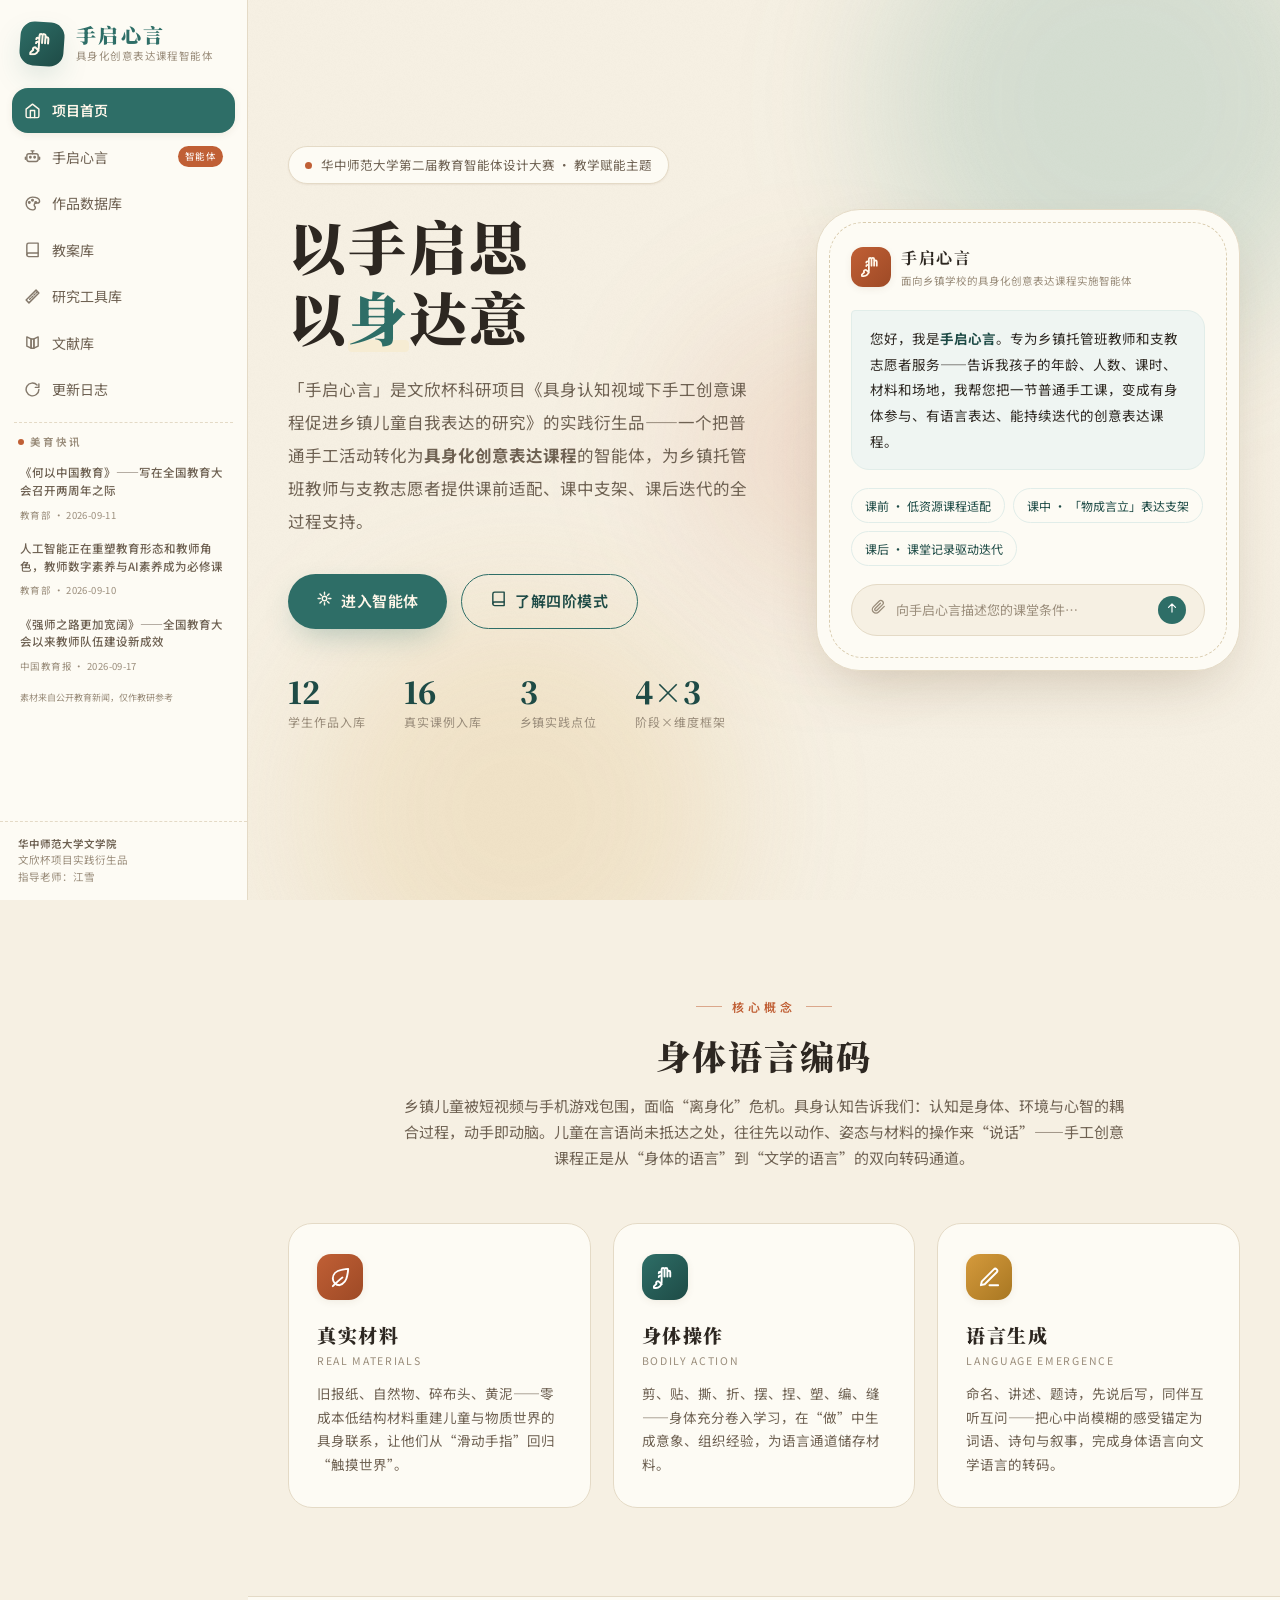
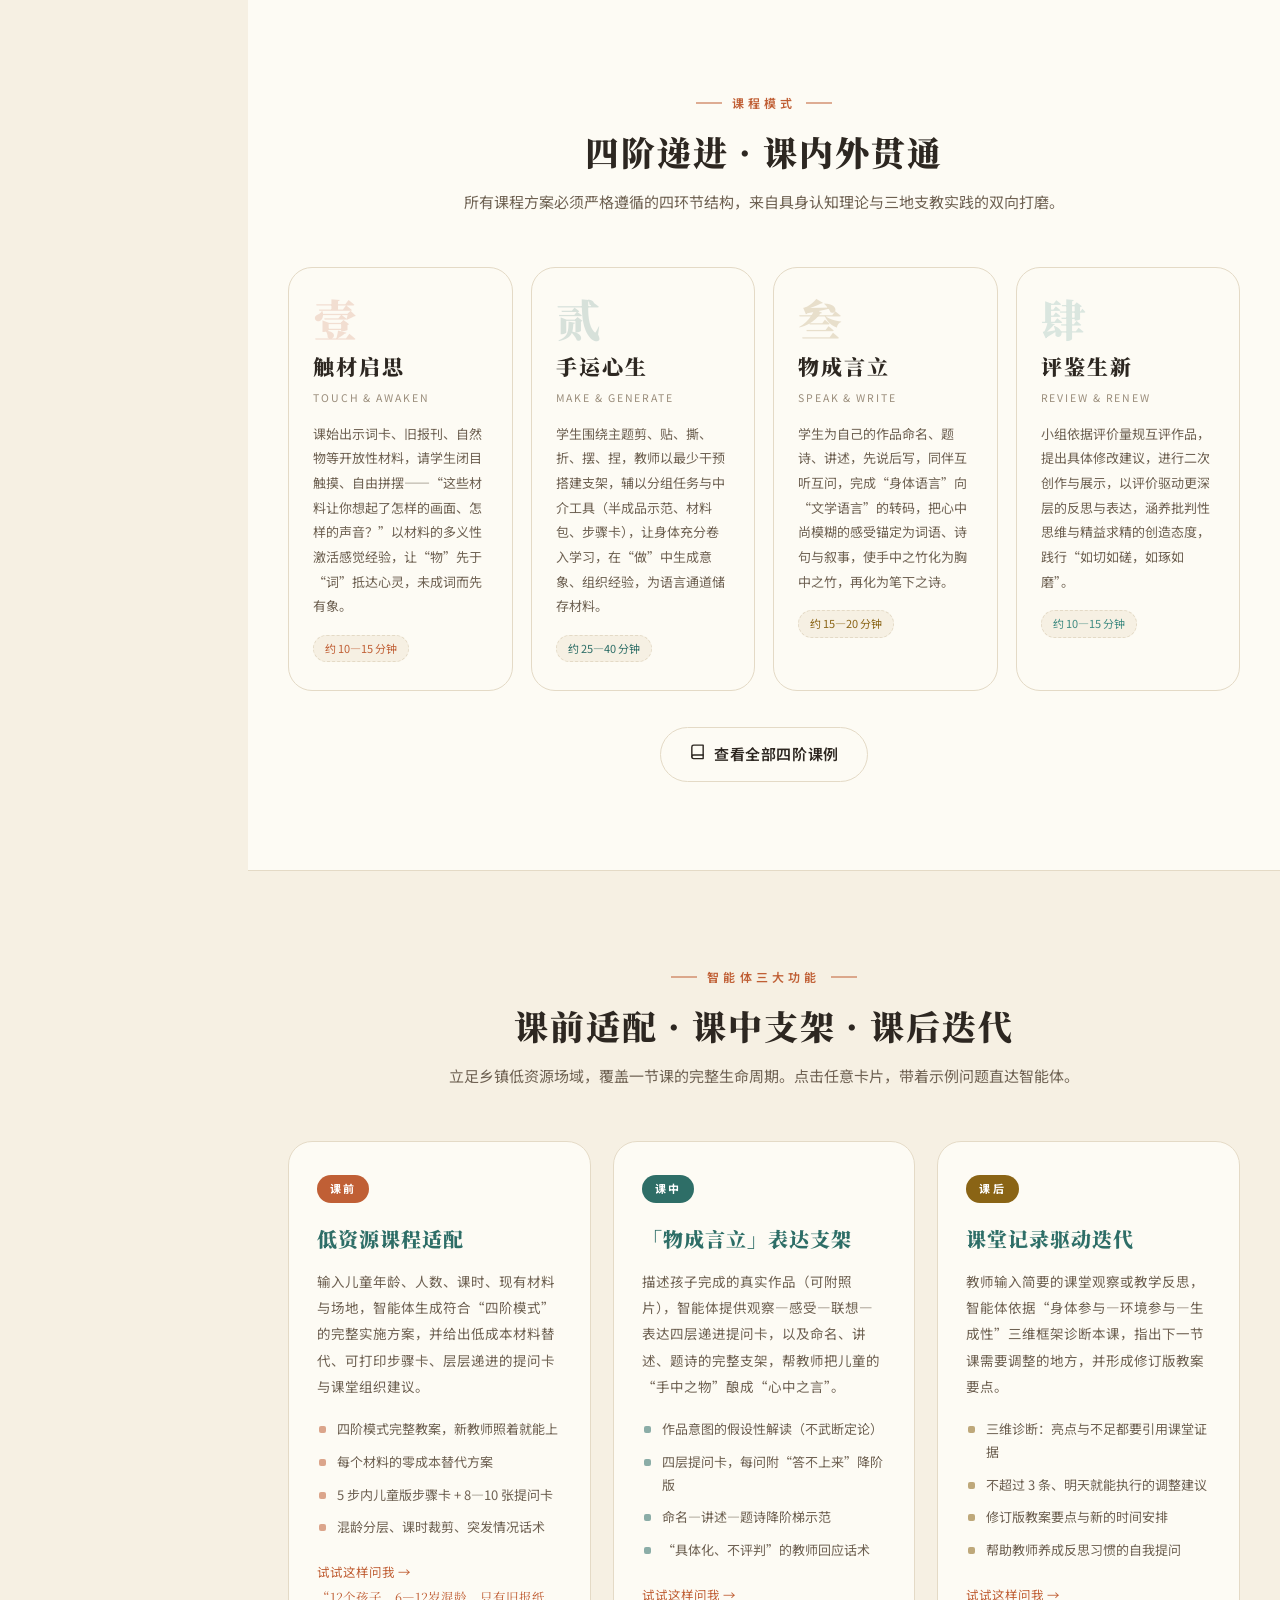
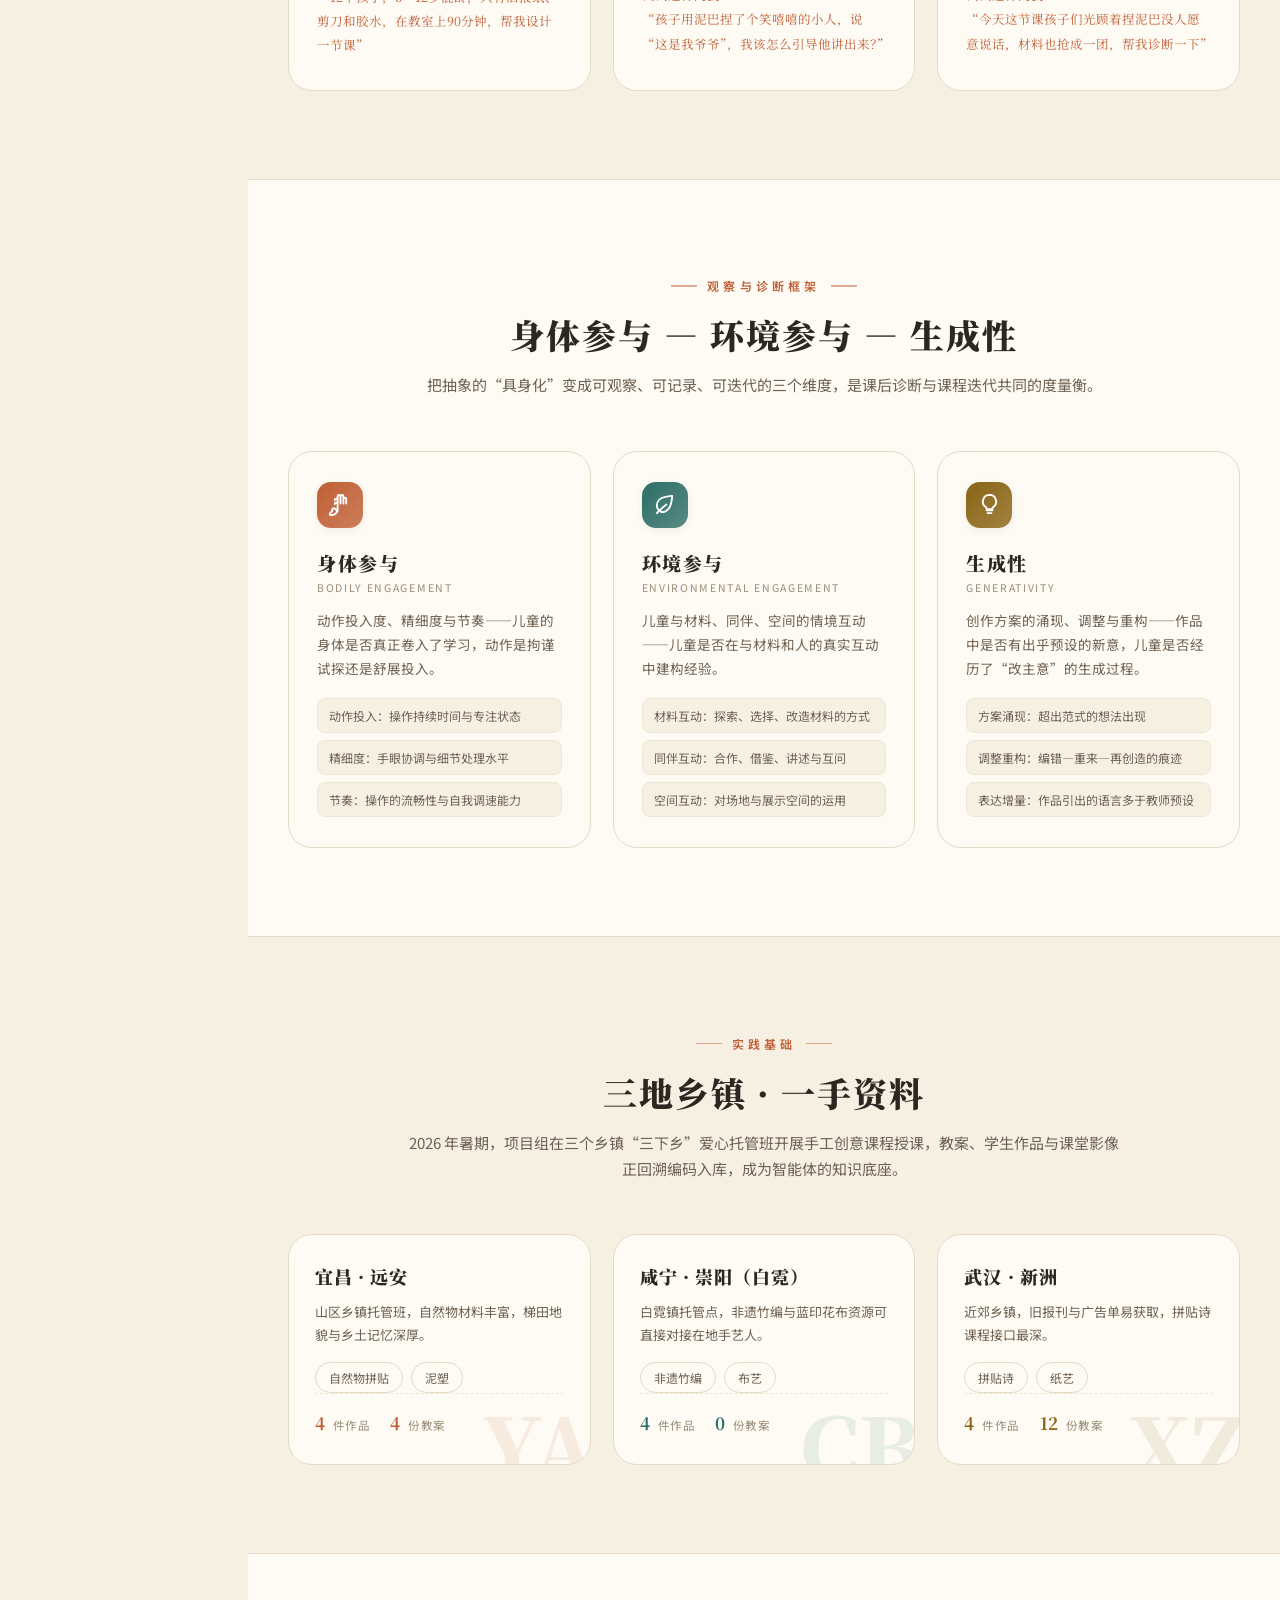
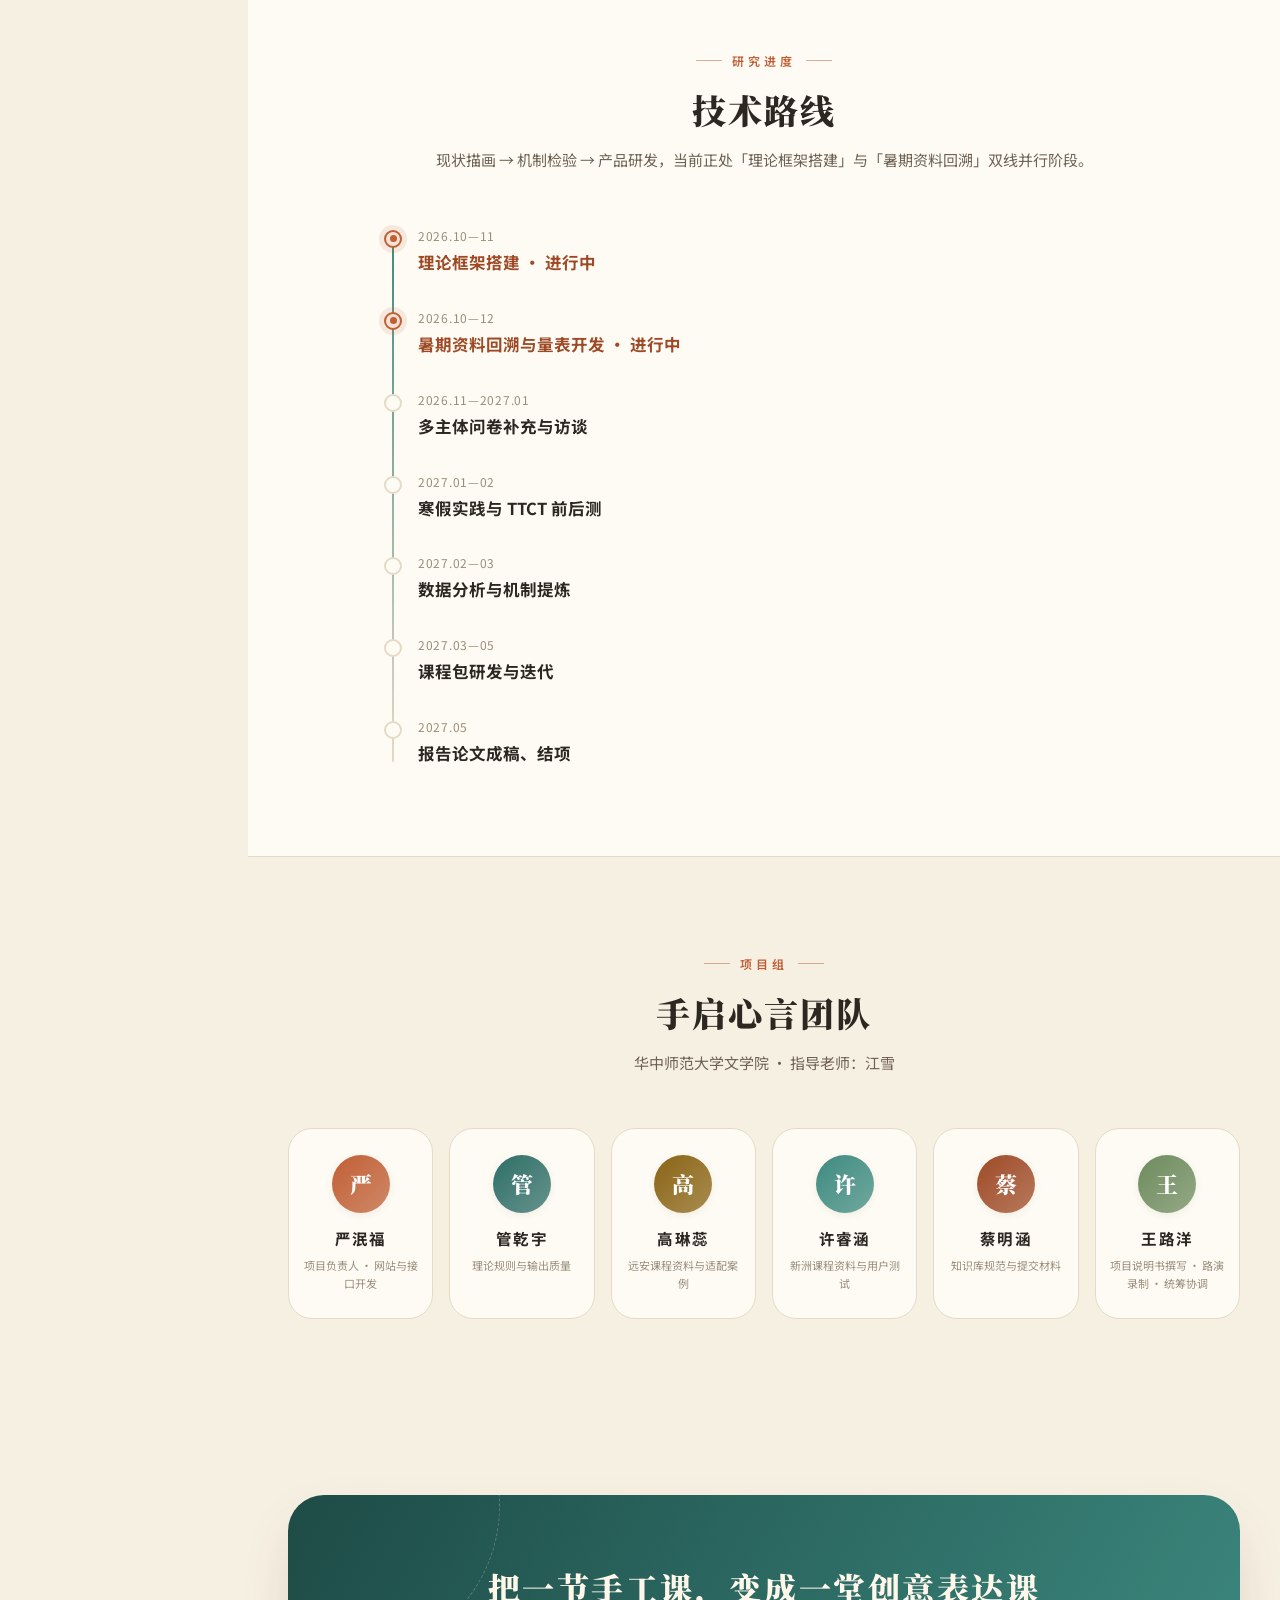
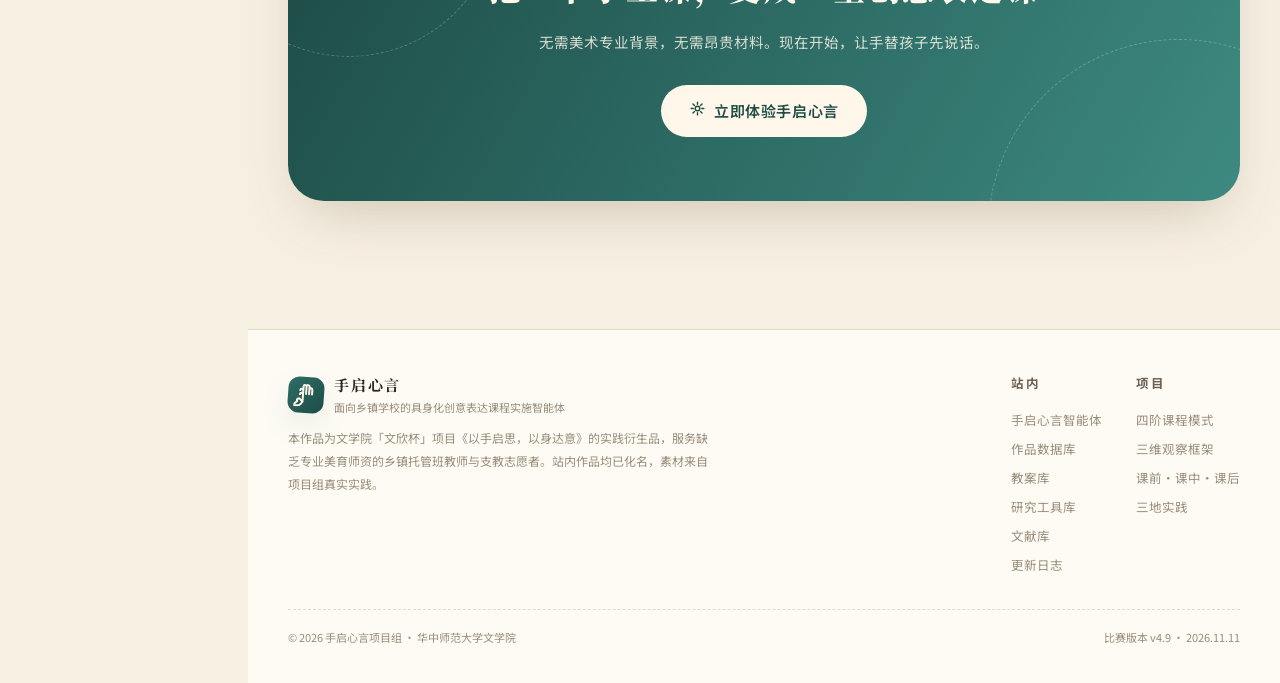
<file: index.html>
<!DOCTYPE html>
<html lang="zh-CN">
<head>
<meta charset="UTF-8">
<meta name="viewport" content="width=device-width, initial-scale=1.0">
<title>手启心言 · 面向乡镇学校的具身化创意表达课程实施智能体</title>
<meta name="description" content="帮助缺乏专业美育师资的乡镇托管班教师和支教志愿者，把一节普通手工活动转化为具有身体参与、材料互动、语言生成和持续迭代的创意表达课程。课前适配 · 课中支架 · 课后迭代。">
<link rel="preconnect" href="https://fonts.loli.net">
<link href="https://fonts.loli.net/css2?family=Noto+Serif+SC:wght@600;700;900&family=Noto+Sans+SC:wght@400;500;700&display=swap" rel="stylesheet">
<link rel="stylesheet" href="assets/css/style.css">
<link rel="icon" type="image/svg+xml" href="assets/favicon.svg">
</head>
<body>
<div id="railSlot"></div>
<div id="mobileTopSlot"></div>

<div class="main">
  <!-- ═══════ HERO ═══════ -->
  <section class="hero">
    <div class="hero-blob hero-blob-1"></div>
    <div class="hero-blob hero-blob-2"></div>
    <div class="hero-blob hero-blob-3"></div>
    <div class="wrap hero-grid">
      <div>
        <div class="hero-eyebrow rv"><span class="dot"></span>华中师范大学第二届教育智能体设计大赛 · 教学赋能主题</div>
        <h1 class="hero-title rv rv-d1">以手启思<br>以<em>身</em>达意</h1>
        <p class="hero-sub rv rv-d2">「手启心言」是文欣杯科研项目《具身认知视域下手工创意课程促进乡镇儿童自我表达的研究》的实践衍生品——一个把普通手工活动转化为<b>具身化创意表达课程</b>的智能体，为乡镇托管班教师与支教志愿者提供课前适配、课中支架、课后迭代的全过程支持。</p>
        <div class="hero-cta rv rv-d3">
          <a class="btn btn-primary" href="agent.html"><span id="ctaIcon1"></span>进入智能体</a>
          <a class="btn btn-ghost" href="#four"><span id="ctaIcon2"></span>了解四阶模式</a>
        </div>
        <div class="hero-stats rv rv-d4">
          <div class="hstat"><b id="statWorks">12</b><span>学生作品入库</span></div>
          <div class="hstat"><b id="statLessons">16</b><span>真实课例入库</span></div>
          <div class="hstat"><b id="statSites">3</b><span>乡镇实践点位</span></div>
          <div class="hstat"><b>4×3</b><span>阶段×维度框架</span></div>
        </div>
      </div>
      <div class="hero-frame rv rv-d2 float" style="--fr:0deg">
        <div class="hero-frame-head">
          <div class="avatar" id="frameAvatar"></div>
          <div><b>手启心言</b><span>面向乡镇学校的具身化创意表达课程实施智能体</span></div>
        </div>
        <div class="hero-frame-msg">
          您好，我是<b>手启心言</b>。专为乡镇托管班教师和支教志愿者服务——告诉我孩子的年龄、人数、课时、材料和场地，我帮您把一节普通手工课，变成有身体参与、有语言表达、能持续迭代的创意表达课程。
        </div>
        <div class="hero-frame-chips" id="frameChips"></div>
        <a class="hero-frame-input" href="agent.html">
          <span id="frameClip"></span>
          向手启心言描述您的课堂条件…
          <span class="go"><span id="frameGo"></span></span>
        </a>
      </div>
    </div>
  </section>

  <!-- ═══════ 理念 ═══════ -->
  <section class="sec" id="concept">
    <div class="wrap">
      <div class="sec-head rv">
        <div class="sec-eyebrow">核心概念</div>
        <h2 class="sec-title">身体语言编码</h2>
        <p class="sec-desc">乡镇儿童被短视频与手机游戏包围，面临“离身化”危机。具身认知告诉我们：认知是身体、环境与心智的耦合过程，动手即动脑。儿童在言语尚未抵达之处，往往先以动作、姿态与材料的操作来“说话”——手工创意课程正是从“身体的语言”到“文学的语言”的双向转码通道。</p>
      </div>
      <div class="tri-grid">
        <div class="tri-card rv rv-d1">
          <div class="tri-ico" style="background:linear-gradient(135deg,#C05F35,#9E4A26)" id="triIco1"></div>
          <h3>真实材料</h3><span class="en">Real Materials</span>
          <p>旧报纸、自然物、碎布头、黄泥——零成本低结构材料重建儿童与物质世界的具身联系，让他们从“滑动手指”回归“触摸世界”。</p>
        </div>
        <div class="tri-card rv rv-d2">
          <div class="tri-ico" style="background:linear-gradient(135deg,#2E6E67,#1E4B46)" id="triIco2"></div>
          <h3>身体操作</h3><span class="en">Bodily Action</span>
          <p>剪、贴、撕、折、摆、捏、塑、编、缝——身体充分卷入学习，在“做”中生成意象、组织经验，为语言通道储存材料。</p>
        </div>
        <div class="tri-card rv rv-d3">
          <div class="tri-ico" style="background:linear-gradient(135deg,#D59A3C,#A87722)" id="triIco3"></div>
          <h3>语言生成</h3><span class="en">Language Emergence</span>
          <p>命名、讲述、题诗，先说后写，同伴互听互问——把心中尚模糊的感受锚定为词语、诗句与叙事，完成身体语言向文学语言的转码。</p>
        </div>
      </div>
    </div>
  </section>

  <!-- ═══════ 四阶模式 ═══════ -->
  <section class="sec" id="four" style="background:var(--paper-2);border-block:1px solid var(--line)">
    <div class="wrap">
      <div class="sec-head rv">
        <div class="sec-eyebrow">课程模式</div>
        <h2 class="sec-title">四阶递进 · 课内外贯通</h2>
        <p class="sec-desc">所有课程方案必须严格遵循的四环节结构，来自具身认知理论与三地支教实践的双向打磨。</p>
      </div>
      <div class="four-grid" id="fourGrid"></div>
      <div style="text-align:center;margin-top:36px" class="rv">
        <a class="btn btn-paper" href="lessons.html"><span id="ctaIcon3"></span>查看全部四阶课例</a>
      </div>
    </div>
  </section>

  <!-- ═══════ 课前课中课后 ═══════ -->
  <section class="sec" id="flow">
    <div class="wrap">
      <div class="sec-head rv">
        <div class="sec-eyebrow">智能体三大功能</div>
        <h2 class="sec-title">课前适配 · 课中支架 · 课后迭代</h2>
        <p class="sec-desc">立足乡镇低资源场域，覆盖一节课的完整生命周期。点击任意卡片，带着示例问题直达智能体。</p>
      </div>
      <div class="flow" id="flowGrid"></div>
    </div>
  </section>

  <!-- ═══════ 三维框架 ═══════ -->
  <section class="sec" id="dims" style="background:var(--paper-2);border-block:1px solid var(--line)">
    <div class="wrap">
      <div class="sec-head rv">
        <div class="sec-eyebrow">观察与诊断框架</div>
        <h2 class="sec-title">身体参与 — 环境参与 — 生成性</h2>
        <p class="sec-desc">把抽象的“具身化”变成可观察、可记录、可迭代的三个维度，是课后诊断与课程迭代共同的度量衡。</p>
      </div>
      <div class="tri-grid" id="dimGrid"></div>
    </div>
  </section>

  <!-- ═══════ 三地实践 ═══════ -->
  <section class="sec" id="sites">
    <div class="wrap">
      <div class="sec-head rv">
        <div class="sec-eyebrow">实践基础</div>
        <h2 class="sec-title">三地乡镇 · 一手资料</h2>
        <p class="sec-desc">2026 年暑期，项目组在三个乡镇“三下乡”爱心托管班开展手工创意课程授课，教案、学生作品与课堂影像正回溯编码入库，成为智能体的知识底座。</p>
      </div>
      <div class="site-grid" id="siteGrid"></div>
    </div>
  </section>

  <!-- ═══════ 时间线 ═══════ -->
  <section class="sec" id="timeline" style="background:var(--paper-2);border-block:1px solid var(--line)">
    <div class="wrap">
      <div class="sec-head rv">
        <div class="sec-eyebrow">研究进度</div>
        <h2 class="sec-title">技术路线</h2>
        <p class="sec-desc">现状描画 → 机制检验 → 产品研发，当前正处「理论框架搭建」与「暑期资料回溯」双线并行阶段。</p>
      </div>
      <div class="timeline" id="timelineWrap"></div>
    </div>
  </section>

  <!-- ═══════ 团队 ═══════ -->
  <section class="sec" id="team">
    <div class="wrap">
      <div class="sec-head rv">
        <div class="sec-eyebrow">项目组</div>
        <h2 class="sec-title">手启心言团队</h2>
        <p class="sec-desc">华中师范大学文学院 · 指导老师：江雪</p>
      </div>
      <div class="team-grid" id="teamGrid"></div>
    </div>
  </section>

  <!-- ═══════ CTA ═══════ -->
  <section class="sec">
    <div class="wrap">
      <div class="cta-band rv">
        <h2>把一节手工课，变成一堂创意表达课</h2>
        <p>无需美术专业背景，无需昂贵材料。现在开始，让手替孩子先说话。</p>
        <a class="btn" href="agent.html"><span id="ctaIcon4"></span>立即体验手启心言</a>
      </div>
    </div>
  </section>

  <div id="footerSlot"></div>
</div>

<script src="assets/js/data.js"></script>
<script src="assets/js/md.js"></script>
<script src="assets/js/main.js"></script>
<script>
document.getElementById('railSlot').innerHTML = renderRail('index.html');
document.getElementById('mobileTopSlot').innerHTML = renderMobileTop('index.html');
document.getElementById('footerSlot').innerHTML = renderFooter();

const $ = (id, html) => { document.getElementById(id).innerHTML = html; };
$('ctaIcon1', ICONS.spark); $('ctaIcon2', ICONS.book); $('ctaIcon3', ICONS.book); $('ctaIcon4', ICONS.spark);
$('frameAvatar', ICONS.hand); $('frameClip', ICONS.clip); $('frameGo', ICONS.send);
$('triIco1', ICONS.leaf); $('triIco2', ICONS.hand); $('triIco3', ICONS.pen);

$('frameChips', DB.flows.map((f) => `<a class="hero-frame-chip" href="agent.html?mode=${f.tag === '课前' ? 'plan' : f.tag === '课中' ? 'scaffold' : 'iterate'}">${f.tag} · ${f.title}</a>`).join(''));

$('fourGrid', DB.fourSteps.map((s, i) => `
  <div class="four-card rv rv-d${i + 1}" style="--fc:${s.color}">
    <div class="four-no">${s.no}</div>
    <div class="four-name">${s.name}</div>
    <div class="four-en">${s.en}</div>
    <div class="four-desc">${s.desc}</div>
    <span class="four-time">${s.time}</span>
  </div>`).join(''));

$('flowGrid', DB.flows.map((f, i) => `
  <a class="flow-card rv rv-d${i + 1}" style="--fc:${f.color};background:var(--paper-2)" href="agent.html?mode=${f.tag === '课前' ? 'plan' : f.tag === '课中' ? 'scaffold' : 'iterate'}&q=${encodeURIComponent(f.sample)}">
    <span class="flow-tag" style="background:${f.tagColor}">${f.tag}</span>
    <h3>${f.title}</h3>
    <p>${f.desc}</p>
    <ul>${f.items.map((x) => `<li>${x}</li>`).join('')}</ul>
    <p style="margin-top:16px;color:var(--terra);font-size:12.5px">试试这样问我 →<br><span style="font-family:var(--serif)">“${f.sample}”</span></p>
  </a>`).join(''));

$('dimGrid', DB.threeDims.map((d, i) => `
  <div class="tri-card rv rv-d${i + 1}">
    <div class="tri-ico" style="background:linear-gradient(135deg,${d.color},${d.color}CC)">${ICONS[d.icon === 'body' ? 'hand' : d.icon === 'env' ? 'leaf' : 'bulb']}</div>
    <h3>${d.name}</h3><span class="en">${d.en}</span>
    <p>${d.desc}</p>
    <div class="tri-items">${d.items.map((x) => `<span>${x}</span>`).join('')}</div>
  </div>`).join(''));

$('siteGrid', DB.sites.map((s, i) => {
  const works = DB.works.filter((w) => w.site === s.name).length;
  const lessons = DB.lessons.filter((l) => l.site === s.name).length;
  return `
  <div class="site-card rv rv-d${i + 1}" data-code="${s.code}" style="--sc:${s.color}">
    <h3>${s.name}</h3>
    <div class="desc">${s.desc}</div>
    <div class="site-meta">${s.meta.map((m) => `<span class="chip">${m}</span>`).join('')}</div>
    <div class="site-count">
      <span><b>${works}</b> 件作品</span><span><b>${lessons}</b> 份教案</span>
    </div>
  </div>`;
}).join(''));

$('statWorks', DB.works.length);
$('statLessons', DB.lessons.length);
$('statSites', DB.sites.length);

$('timelineWrap', DB.stages.map((s) => `
  <div class="tl-item ${s.status === 'doing' ? 'doing' : s.status === 'done' ? 'done' : ''} rv">
    <div class="tl-dot"></div>
    <div class="tl-when">${s.span}</div>
    <h4>${s.name}${s.status === 'doing' ? ' · 进行中' : ''}</h4>
  </div>`).join(''));

const avaColors = ['#C05F35', '#2E6E67', '#8A6415', '#3E8A80', '#9E4A26', '#6E8B5E'];
$('teamGrid', DB.project.team.map((m, i) => `
  <div class="member rv rv-d${i + 1}">
    <div class="ava" style="background:linear-gradient(135deg,${avaColors[i]},${avaColors[i]}BB)">${m[0]}</div>
    <b>${m}</b><span>${DB.project.roles[m]}</span>
  </div>`).join(''));

initReveal();
</script>
</body>
</html>
</file>
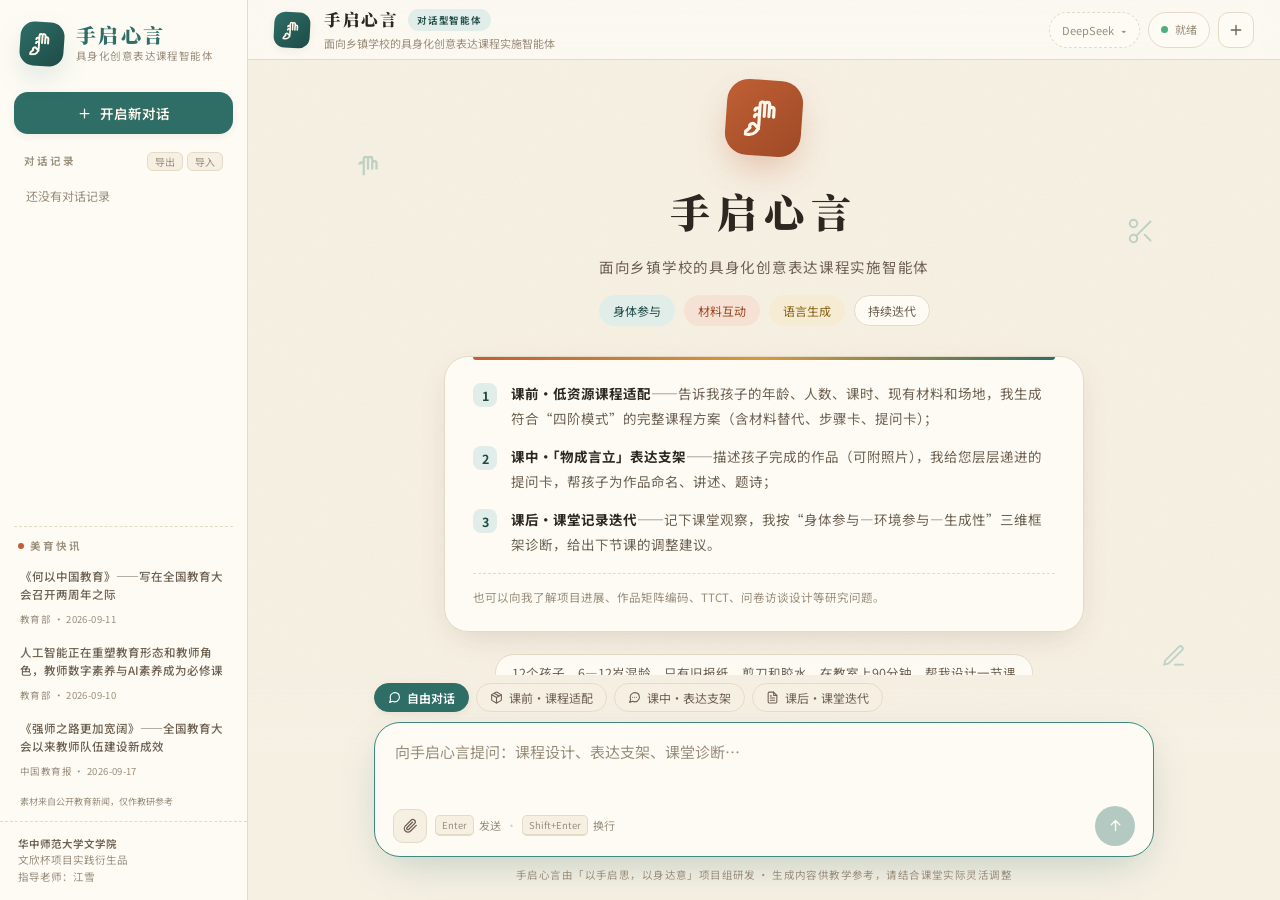
<file: agent.html>
<!DOCTYPE html>
<html lang="zh-CN">
<head>
<meta charset="UTF-8">
<meta name="viewport" content="width=device-width, initial-scale=1.0">
<title>手启心言 · 智能体</title>
<meta name="description" content="面向乡镇学校的具身化创意表达课程实施智能体：课前低资源课程适配、课中物成言立表达支架、课后课堂记录驱动迭代。">
<link rel="preconnect" href="https://fonts.loli.net">
<link href="https://fonts.loli.net/css2?family=Noto+Serif+SC:wght@600;700;900&family=Noto+Sans+SC:wght@400;500;700&display=swap" rel="stylesheet">
<link rel="stylesheet" href="assets/css/style.css">
<link rel="icon" type="image/svg+xml" href="assets/favicon.svg">
</head>
<body class="agent-body">
<div id="railSlot"></div>
<div id="mobileTopSlot"></div>

<div class="chat-wrap">
  <!-- 顶栏 -->
  <header class="chat-topbar">
    <div class="t-ava" id="topAva"></div>
    <div>
      <div class="t-name">手启心言 <span class="t-tag">对话型智能体</span></div>
      <div class="t-sub">面向乡镇学校的具身化创意表达课程实施智能体</div>
    </div>
    <div class="topbar-actions">
      <button class="status-pill" id="modelPill" title="切换模型服务" style="cursor:pointer;border-style:dashed"><span id="modelName">DeepSeek</span> ▾</button>
      <span class="status-pill" id="statusPill"><span class="dot"></span><span id="statusText">连接中…</span></span>
      <button class="icon-btn" id="btnNewTop" title="开启新对话"></button>
    </div>
  </header>

  <!-- 消息区 -->
  <div class="chat-scroll" id="chatScroll">
    <!-- 欢迎态 -->
    <div class="welcome" id="welcome">
      <svg class="welcome-deco float" style="top:12%;left:10%;--fr:-14deg" width="34" height="34" viewBox="0 0 24 24" fill="none" stroke="currentColor" stroke-width="1.6"><path d="M18 11V6.5a1.5 1.5 0 0 0-3 0V11m0-5.5v-2a1.5 1.5 0 0 0-3 0V11m0-7.5a1.5 1.5 0 0 0-3 0V12m-3-4.5a1.5 1.5 0 0 1 3 0V15"/></svg>
      <svg class="welcome-deco float" style="top:20%;right:12%;--fr:10deg;animation-delay:1.4s" width="30" height="30" viewBox="0 0 24 24" fill="none" stroke="currentColor" stroke-width="1.6"><circle cx="6" cy="6" r="3"/><circle cx="6" cy="18" r="3"/><path d="M20 4 8.12 15.88M14.47 14.48 20 20"/></svg>
      <svg class="welcome-deco float" style="bottom:14%;left:16%;--fr:6deg;animation-delay:2.2s" width="28" height="28" viewBox="0 0 24 24" fill="none" stroke="currentColor" stroke-width="1.6"><path d="M11 20A7 7 0 0 1 4 13c0-4 3-8 9-9 5-1 7-1 7-1s0 2-1 7c-1 6-5 9-8 10z"/></svg>
      <svg class="welcome-deco float" style="bottom:22%;right:9%;--fr:-8deg;animation-delay:.8s" width="26" height="26" viewBox="0 0 24 24" fill="none" stroke="currentColor" stroke-width="1.6"><path d="M12 20h9M16.5 3.5a2.12 2.12 0 0 1 3 3L7 19l-4 1 1-4L16.5 3.5z"/></svg>

      <div class="welcome-inner">
        <div class="welcome-logo" id="welcomeLogo"></div>
        <h1>手启心言</h1>
        <div class="w-sub">面向乡镇学校的具身化创意表达课程实施智能体</div>
        <div class="w-traits">
          <span class="chip chip-teal">身体参与</span>
          <span class="chip chip-terra">材料互动</span>
          <span class="chip chip-amber">语言生成</span>
          <span class="chip">持续迭代</span>
        </div>

        <div class="welcome-card">
          <ol>
            <li><span><b>课前·低资源课程适配</b>——告诉我孩子的年龄、人数、课时、现有材料和场地，我生成符合“四阶模式”的完整课程方案（含材料替代、步骤卡、提问卡）；</span></li>
            <li><span><b>课中·「物成言立」表达支架</b>——描述孩子完成的作品（可附照片），我给您层层递进的提问卡，帮孩子为作品命名、讲述、题诗；</span></li>
            <li><span><b>课后·课堂记录迭代</b>——记下课堂观察，我按“身体参与—环境参与—生成性”三维框架诊断，给出下节课的调整建议。</span></li>
          </ol>
          <div class="wc-note">也可以向我了解项目进展、作品矩阵编码、TTCT、问卷访谈设计等研究问题。</div>
        </div>

        <div class="suggests" id="suggests"></div>
      </div>
    </div>
    <!-- 对话态 -->
    <div class="msgs" id="msgs" style="display:none"></div>
  </div>

  <!-- 输入区 -->
  <div class="composer">
    <div class="composer-inner">
      <div class="composer-modes" id="modeChips"></div>
      <div class="composer-box">
        <div class="attach-previews" id="attachPreviews" style="display:none"></div>
        <textarea id="input" rows="2" placeholder="向手启心言提问：课程设计、表达支架、课堂诊断…"></textarea>
        <div class="composer-bar">
          <button class="attach-btn" id="btnAttach" title="上传学生作品照片（OCR/图像识别）"></button>
          <input type="file" id="fileInput" accept="image/*" multiple hidden>
          <span class="composer-hint"><kbd>Enter</kbd> 发送 <span style="opacity:.4">·</span> <kbd>Shift+Enter</kbd> 换行</span>
          <button class="send-btn" id="btnSend" disabled></button>
        </div>
      </div>
      <div class="composer-tip">手启心言由「以手启思，以身达意」项目组研发 · 生成内容供教学参考，请结合课堂实际灵活调整</div>
    </div>
  </div>
</div>

<!-- 课前适配表单弹层 -->
<div class="overlay" id="planOverlay">
  <div class="dialog">
    <button class="d-close" data-close="planOverlay" id="planClose"></button>
    <h3><span id="planIco"></span>低资源课程适配</h3>
    <div class="d-sub">填写课堂基本条件，智能体将生成符合「四阶模式」的完整实施方案（含材料替代、步骤卡、提问卡与课堂组织建议）。</div>
    <div class="field-grid">
      <div class="field"><label>儿童年龄</label>
        <select id="fAge">
          <option>混龄（6—12岁）</option><option>低年级（6—8岁）</option>
          <option>中年级（9—11岁）</option><option>高年级（12岁以上）</option>
        </select>
      </div>
      <div class="field"><label>人数</label><input id="fCount" type="number" min="1" max="60" value="12"></div>
      <div class="field"><label>课时</label>
        <select id="fDuration"><option>90分钟</option><option>40分钟</option><option>60分钟</option><option>2课时（约120分钟）</option></select>
      </div>
      <div class="field"><label>场地</label>
        <select id="fVenue"><option>普通教室</option><option>活动室/礼堂</option><option>户外院落</option></select>
      </div>
    </div>
    <div class="field"><label>现有材料（多选）</label>
      <div class="mat-picks" id="matPicks"></div>
    </div>
    <div class="field"><label>其他材料</label><input id="fCustom" placeholder="如：挂历、纽扣、瓶盖…"></div>
    <div class="field"><label>期望主题（选填）</label><input id="fTheme" placeholder="如：我的家乡 / 春天 / 非遗竹编…"></div>
    <div class="field"><label>地域与在地资源（选填）</label><input id="fRegion" placeholder="如：宜昌远安山区，有竹林、梯田；或：城区托管班，只有教室"></div>
    <button class="btn btn-primary" id="btnPlanGo">生成课程方案</button>
  </div>
</div>

<!-- 模型服务弹层 -->
<div class="overlay" id="modelOverlay">
  <div class="dialog">
    <button class="d-close" data-close="modelOverlay" id="modelClose"></button>
    <h3><span id="modelIco"></span>模型服务</h3>
    <div class="d-sub">选择驱动「手启心言」的大模型，三项服务均已内置 Key、开箱即用；也可以填入自己的 Key 或修改模型 ID（仅保存在本机浏览器）。</div>
    <div id="providerList" style="margin-top:16px"></div>
    <div class="field" id="modelFieldWrap" style="display:none"><label>模型 ID</label><input id="mModel" placeholder="模型 ID，如 glm-5.3 / doubao-seed-2-1-pro-260915"></div>
    <div class="field" id="keyFieldWrap" style="display:none"><label id="keyLabel">API Key</label><input id="mKey" type="password" placeholder="已内置 Key；填这里可替换为自己的（仅保存在本机）"></div>
    <button class="btn btn-primary" id="btnModelSave">保存并切换</button>
  </div>
</div>

<div class="toast" id="toast"></div>

<script src="assets/js/data.js"></script>
<script src="assets/js/md.js"></script>
<script src="assets/js/main.js"></script>
<script src="assets/js/prompt.js"></script>
<script src="assets/js/agent.js"></script>
</body>
</html>
</file>
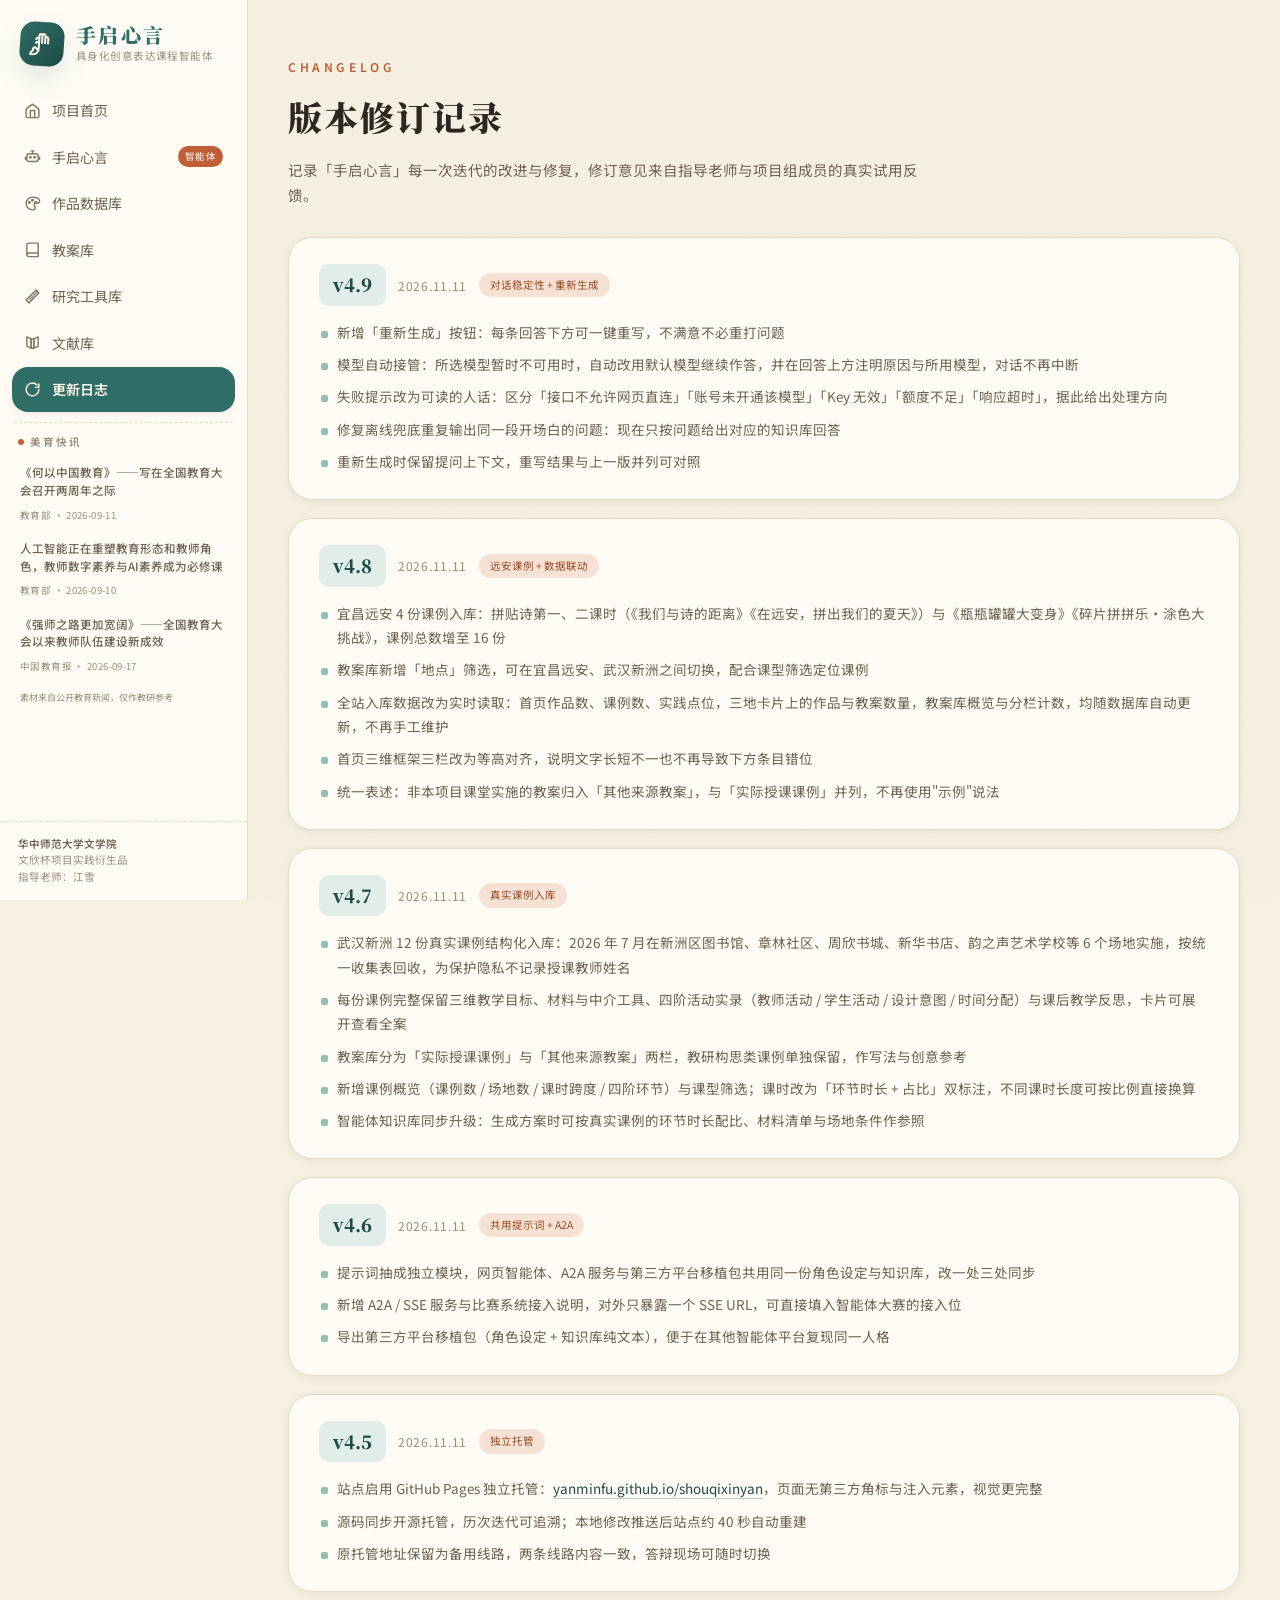
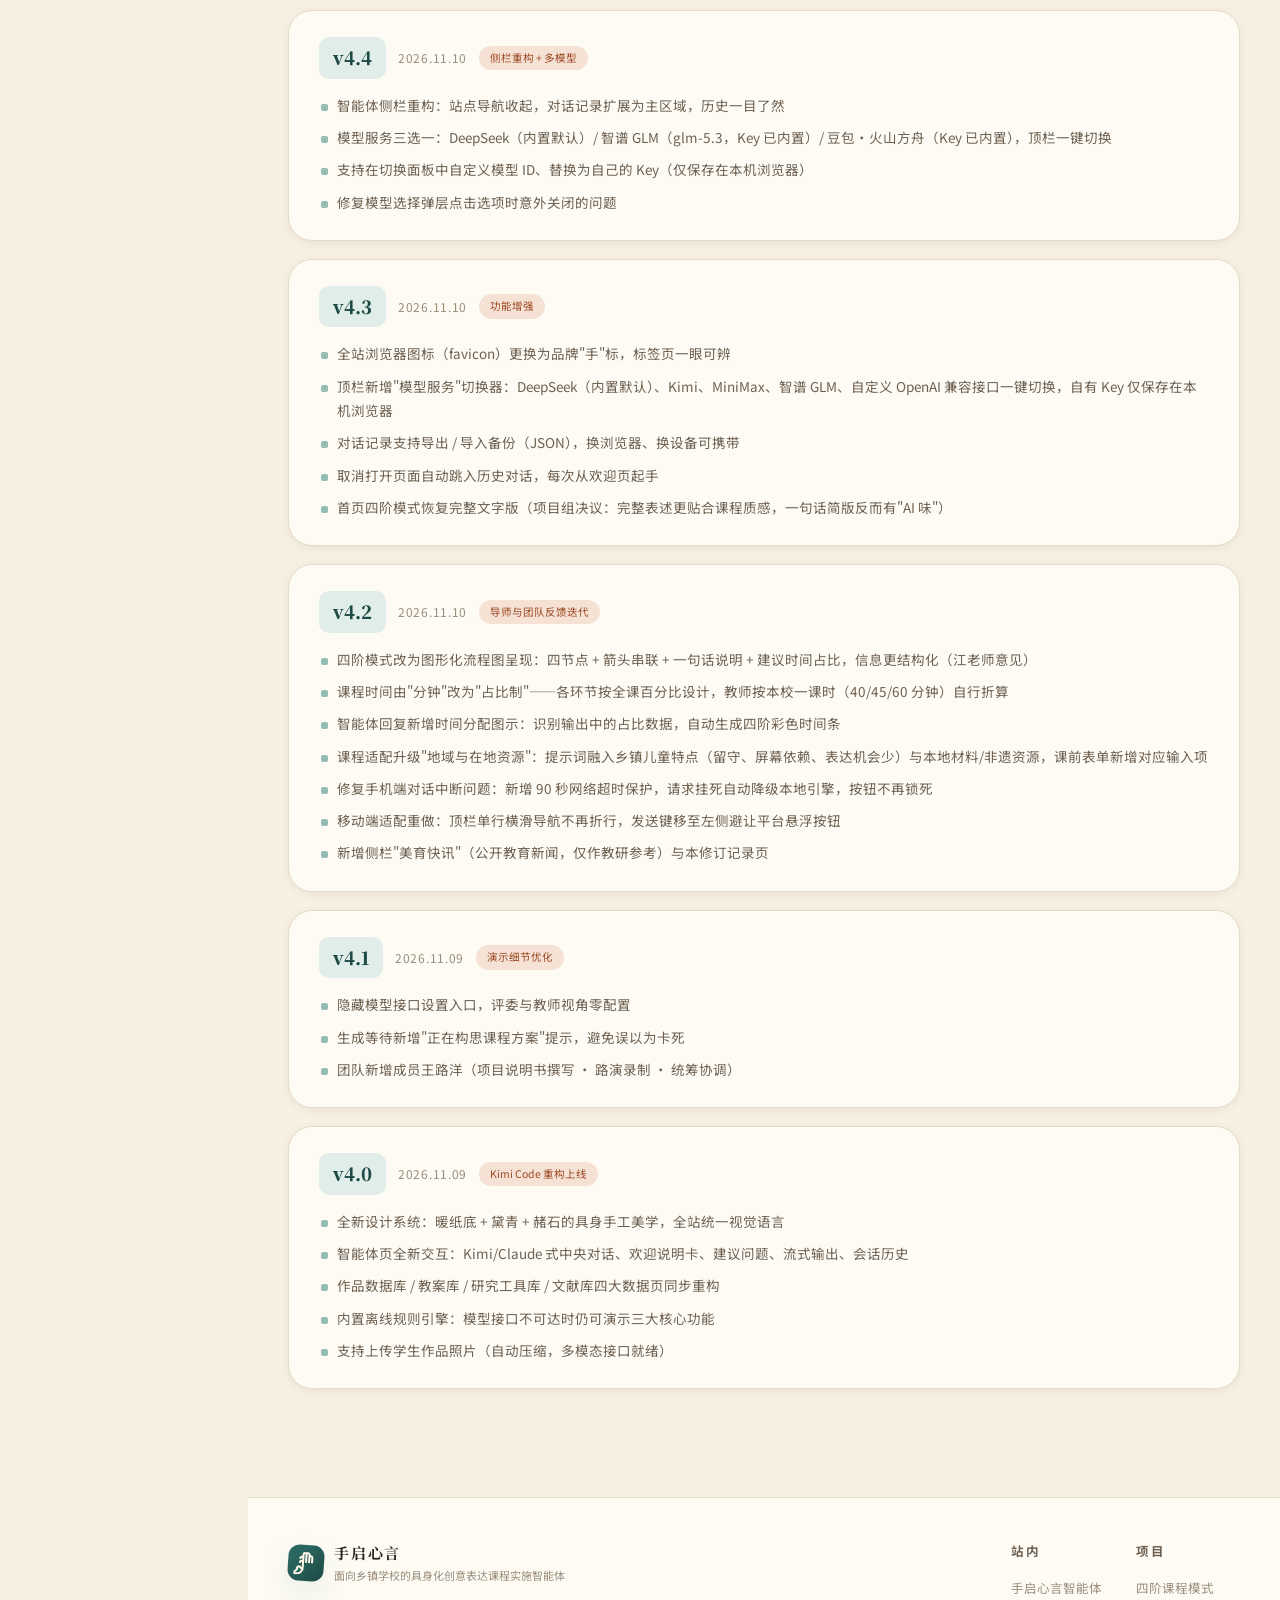
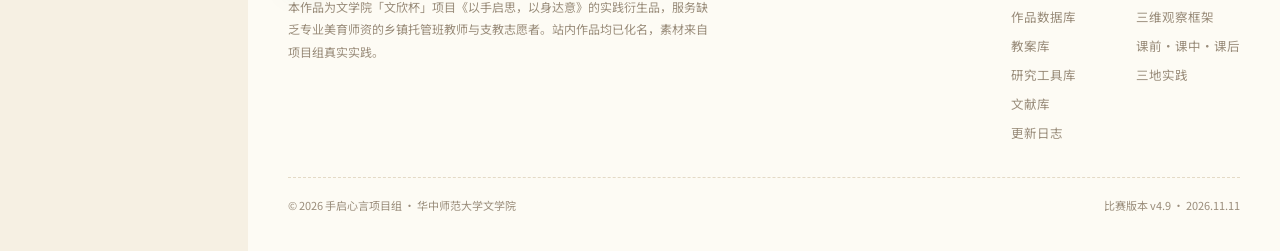
<file: changelog.html>
<!DOCTYPE html>
<html lang="zh-CN">
<head>
<meta charset="UTF-8">
<meta name="viewport" content="width=device-width, initial-scale=1.0">
<title>更新日志 · 手启心言</title>
<link rel="preconnect" href="https://fonts.loli.net">
<link href="https://fonts.loli.net/css2?family=Noto+Serif+SC:wght@600;700;900&family=Noto+Sans+SC:wght@400;500;700&display=swap" rel="stylesheet">
<link rel="stylesheet" href="assets/css/style.css">
<link rel="icon" type="image/svg+xml" href="assets/favicon.svg">
<style>
  .cl-item { background: var(--paper-2); border: 1px solid var(--line); border-radius: var(--r-lg); padding: 26px 30px; margin-bottom: 18px; box-shadow: var(--sh-sm); }
  .cl-head { display: flex; align-items: center; gap: 12px; flex-wrap: wrap; }
  .cl-ver { font-family: var(--serif); font-weight: 900; font-size: 18px; color: var(--teal-deep); background: var(--teal-soft); border-radius: 10px; padding: 5px 14px; }
  .cl-date { font-size: 12px; color: var(--ink-faint); letter-spacing: .06em; }
  .cl-tag { font-size: 10.5px; padding: 3px 11px; border-radius: 99px; background: var(--terra-soft); color: var(--terra-deep); }
  .cl-list { margin-top: 14px; list-style: none; display: flex; flex-direction: column; gap: 8px; }
  .cl-list li { font-size: 13.5px; color: var(--ink-soft); padding-left: 18px; position: relative; line-height: 1.8; }
  .cl-list li::before { content: ""; position: absolute; left: 2px; top: 11px; width: 7px; height: 7px; border-radius: 2px; background: var(--teal-mid); opacity: .55; }
  .cl-list a { color: var(--teal-deep); border-bottom: 1px solid rgba(46,110,103,.32); }
</style>
</head>
<body>
<div id="railSlot"></div>
<div id="mobileTopSlot"></div>
<div class="main">
  <div class="wrap">
    <div class="page-head rv in">
      <div class="page-eyebrow">CHANGELOG</div>
      <h1 class="page-title">版本修订记录</h1>
      <p class="page-desc">记录「手启心言」每一次迭代的改进与修复，修订意见来自指导老师与项目组成员的真实试用反馈。</p>
    </div>

    <div class="cl-item rv">
      <div class="cl-head"><span class="cl-ver">v4.9</span><span class="cl-date">2026.11.11</span><span class="cl-tag">对话稳定性 + 重新生成</span></div>
      <ul class="cl-list">
        <li>新增「重新生成」按钮：每条回答下方可一键重写，不满意不必重打问题</li>
        <li>模型自动接管：所选模型暂时不可用时，自动改用默认模型继续作答，并在回答上方注明原因与所用模型，对话不再中断</li>
        <li>失败提示改为可读的人话：区分「接口不允许网页直连」「账号未开通该模型」「Key 无效」「额度不足」「响应超时」，据此给出处理方向</li>
        <li>修复离线兜底重复输出同一段开场白的问题：现在只按问题给出对应的知识库回答</li>
        <li>重新生成时保留提问上下文，重写结果与上一版并列可对照</li>
      </ul>
    </div>

    <div class="cl-item rv">
      <div class="cl-head"><span class="cl-ver">v4.8</span><span class="cl-date">2026.11.11</span><span class="cl-tag">远安课例 + 数据联动</span></div>
      <ul class="cl-list">
        <li>宜昌远安 4 份课例入库：拼贴诗第一、二课时（《我们与诗的距离》《在远安，拼出我们的夏天》）与《瓶瓶罐罐大变身》《碎片拼拼乐・涂色大挑战》，课例总数增至 16 份</li>
        <li>教案库新增「地点」筛选，可在宜昌远安、武汉新洲之间切换，配合课型筛选定位课例</li>
        <li>全站入库数据改为实时读取：首页作品数、课例数、实践点位，三地卡片上的作品与教案数量，教案库概览与分栏计数，均随数据库自动更新，不再手工维护</li>
        <li>首页三维框架三栏改为等高对齐，说明文字长短不一也不再导致下方条目错位</li>
        <li>统一表述：非本项目课堂实施的教案归入「其他来源教案」，与「实际授课课例」并列，不再使用"示例"说法</li>
      </ul>
    </div>

    <div class="cl-item rv">
      <div class="cl-head"><span class="cl-ver">v4.7</span><span class="cl-date">2026.11.11</span><span class="cl-tag">真实课例入库</span></div>
      <ul class="cl-list">
        <li>武汉新洲 12 份真实课例结构化入库：2026 年 7 月在新洲区图书馆、章林社区、周欣书城、新华书店、韵之声艺术学校等 6 个场地实施，按统一收集表回收，为保护隐私不记录授课教师姓名</li>
        <li>每份课例完整保留三维教学目标、材料与中介工具、四阶活动实录（教师活动 / 学生活动 / 设计意图 / 时间分配）与课后教学反思，卡片可展开查看全案</li>
        <li>教案库分为「实际授课课例」与「其他来源教案」两栏，教研构思类课例单独保留，作写法与创意参考</li>
        <li>新增课例概览（课例数 / 场地数 / 课时跨度 / 四阶环节）与课型筛选；课时改为「环节时长 + 占比」双标注，不同课时长度可按比例直接换算</li>
        <li>智能体知识库同步升级：生成方案时可按真实课例的环节时长配比、材料清单与场地条件作参照</li>
      </ul>
    </div>

    <div class="cl-item rv">
      <div class="cl-head"><span class="cl-ver">v4.6</span><span class="cl-date">2026.11.11</span><span class="cl-tag">共用提示词 + A2A</span></div>
      <ul class="cl-list">
        <li>提示词抽成独立模块，网页智能体、A2A 服务与第三方平台移植包共用同一份角色设定与知识库，改一处三处同步</li>
        <li>新增 A2A / SSE 服务与比赛系统接入说明，对外只暴露一个 SSE URL，可直接填入智能体大赛的接入位</li>
        <li>导出第三方平台移植包（角色设定 + 知识库纯文本），便于在其他智能体平台复现同一人格</li>
      </ul>
    </div>

    <div class="cl-item rv">
      <div class="cl-head"><span class="cl-ver">v4.5</span><span class="cl-date">2026.11.11</span><span class="cl-tag">独立托管</span></div>
      <ul class="cl-list">
        <li>站点启用 GitHub Pages 独立托管：<a href="https://yanminfu.github.io/shouqixinyan/" target="_blank" rel="noopener">yanminfu.github.io/shouqixinyan</a>，页面无第三方角标与注入元素，视觉更完整</li>
        <li>源码同步开源托管，历次迭代可追溯；本地修改推送后站点约 40 秒自动重建</li>
        <li>原托管地址保留为备用线路，两条线路内容一致，答辩现场可随时切换</li>
      </ul>
    </div>

    <div class="cl-item rv">
      <div class="cl-head"><span class="cl-ver">v4.4</span><span class="cl-date">2026.11.10</span><span class="cl-tag">侧栏重构 + 多模型</span></div>
      <ul class="cl-list">
        <li>智能体侧栏重构：站点导航收起，对话记录扩展为主区域，历史一目了然</li>
        <li>模型服务三选一：DeepSeek（内置默认）/ 智谱 GLM（glm-5.3，Key 已内置）/ 豆包·火山方舟（Key 已内置），顶栏一键切换</li>
        <li>支持在切换面板中自定义模型 ID、替换为自己的 Key（仅保存在本机浏览器）</li>
        <li>修复模型选择弹层点击选项时意外关闭的问题</li>
      </ul>
    </div>

    <div class="cl-item rv rv-d1">
      <div class="cl-head"><span class="cl-ver">v4.3</span><span class="cl-date">2026.11.10</span><span class="cl-tag">功能增强</span></div>
      <ul class="cl-list">
        <li>全站浏览器图标（favicon）更换为品牌"手"标，标签页一眼可辨</li>
        <li>顶栏新增"模型服务"切换器：DeepSeek（内置默认）、Kimi、MiniMax、智谱 GLM、自定义 OpenAI 兼容接口一键切换，自有 Key 仅保存在本机浏览器</li>
        <li>对话记录支持导出 / 导入备份（JSON），换浏览器、换设备可携带</li>
        <li>取消打开页面自动跳入历史对话，每次从欢迎页起手</li>
        <li>首页四阶模式恢复完整文字版（项目组决议：完整表述更贴合课程质感，一句话简版反而有"AI 味"）</li>
      </ul>
    </div>

    <div class="cl-item rv rv-d1">
      <div class="cl-head"><span class="cl-ver">v4.2</span><span class="cl-date">2026.11.10</span><span class="cl-tag">导师与团队反馈迭代</span></div>
      <ul class="cl-list">
        <li>四阶模式改为图形化流程图呈现：四节点 + 箭头串联 + 一句话说明 + 建议时间占比，信息更结构化（江老师意见）</li>
        <li>课程时间由"分钟"改为"占比制"——各环节按全课百分比设计，教师按本校一课时（40/45/60 分钟）自行折算</li>
        <li>智能体回复新增时间分配图示：识别输出中的占比数据，自动生成四阶彩色时间条</li>
        <li>课程适配升级"地域与在地资源"：提示词融入乡镇儿童特点（留守、屏幕依赖、表达机会少）与本地材料/非遗资源，课前表单新增对应输入项</li>
        <li>修复手机端对话中断问题：新增 90 秒网络超时保护，请求挂死自动降级本地引擎，按钮不再锁死</li>
        <li>移动端适配重做：顶栏单行横滑导航不再折行，发送键移至左侧避让平台悬浮按钮</li>
        <li>新增侧栏"美育快讯"（公开教育新闻，仅作教研参考）与本修订记录页</li>
      </ul>
    </div>

    <div class="cl-item rv rv-d1">
      <div class="cl-head"><span class="cl-ver">v4.1</span><span class="cl-date">2026.11.09</span><span class="cl-tag">演示细节优化</span></div>
      <ul class="cl-list">
        <li>隐藏模型接口设置入口，评委与教师视角零配置</li>
        <li>生成等待新增"正在构思课程方案"提示，避免误以为卡死</li>
        <li>团队新增成员王路洋（项目说明书撰写 · 路演录制 · 统筹协调）</li>
      </ul>
    </div>

    <div class="cl-item rv rv-d2">
      <div class="cl-head"><span class="cl-ver">v4.0</span><span class="cl-date">2026.11.09</span><span class="cl-tag">Kimi Code 重构上线</span></div>
      <ul class="cl-list">
        <li>全新设计系统：暖纸底 + 黛青 + 赭石的具身手工美学，全站统一视觉语言</li>
        <li>智能体页全新交互：Kimi/Claude 式中央对话、欢迎说明卡、建议问题、流式输出、会话历史</li>
        <li>作品数据库 / 教案库 / 研究工具库 / 文献库四大数据页同步重构</li>
        <li>内置离线规则引擎：模型接口不可达时仍可演示三大核心功能</li>
        <li>支持上传学生作品照片（自动压缩，多模态接口就绪）</li>
      </ul>
    </div>

    <div style="height:50px"></div>
  </div>
  <div id="footerSlot"></div>
</div>
<script src="assets/js/data.js"></script>
<script src="assets/js/md.js"></script>
<script src="assets/js/main.js"></script>
<script>
document.getElementById('railSlot').innerHTML = renderRail('changelog.html');
document.getElementById('mobileTopSlot').innerHTML = renderMobileTop('changelog.html');
document.getElementById('footerSlot').innerHTML = renderFooter();
initReveal();
</script>
</body>
</html>
</file>
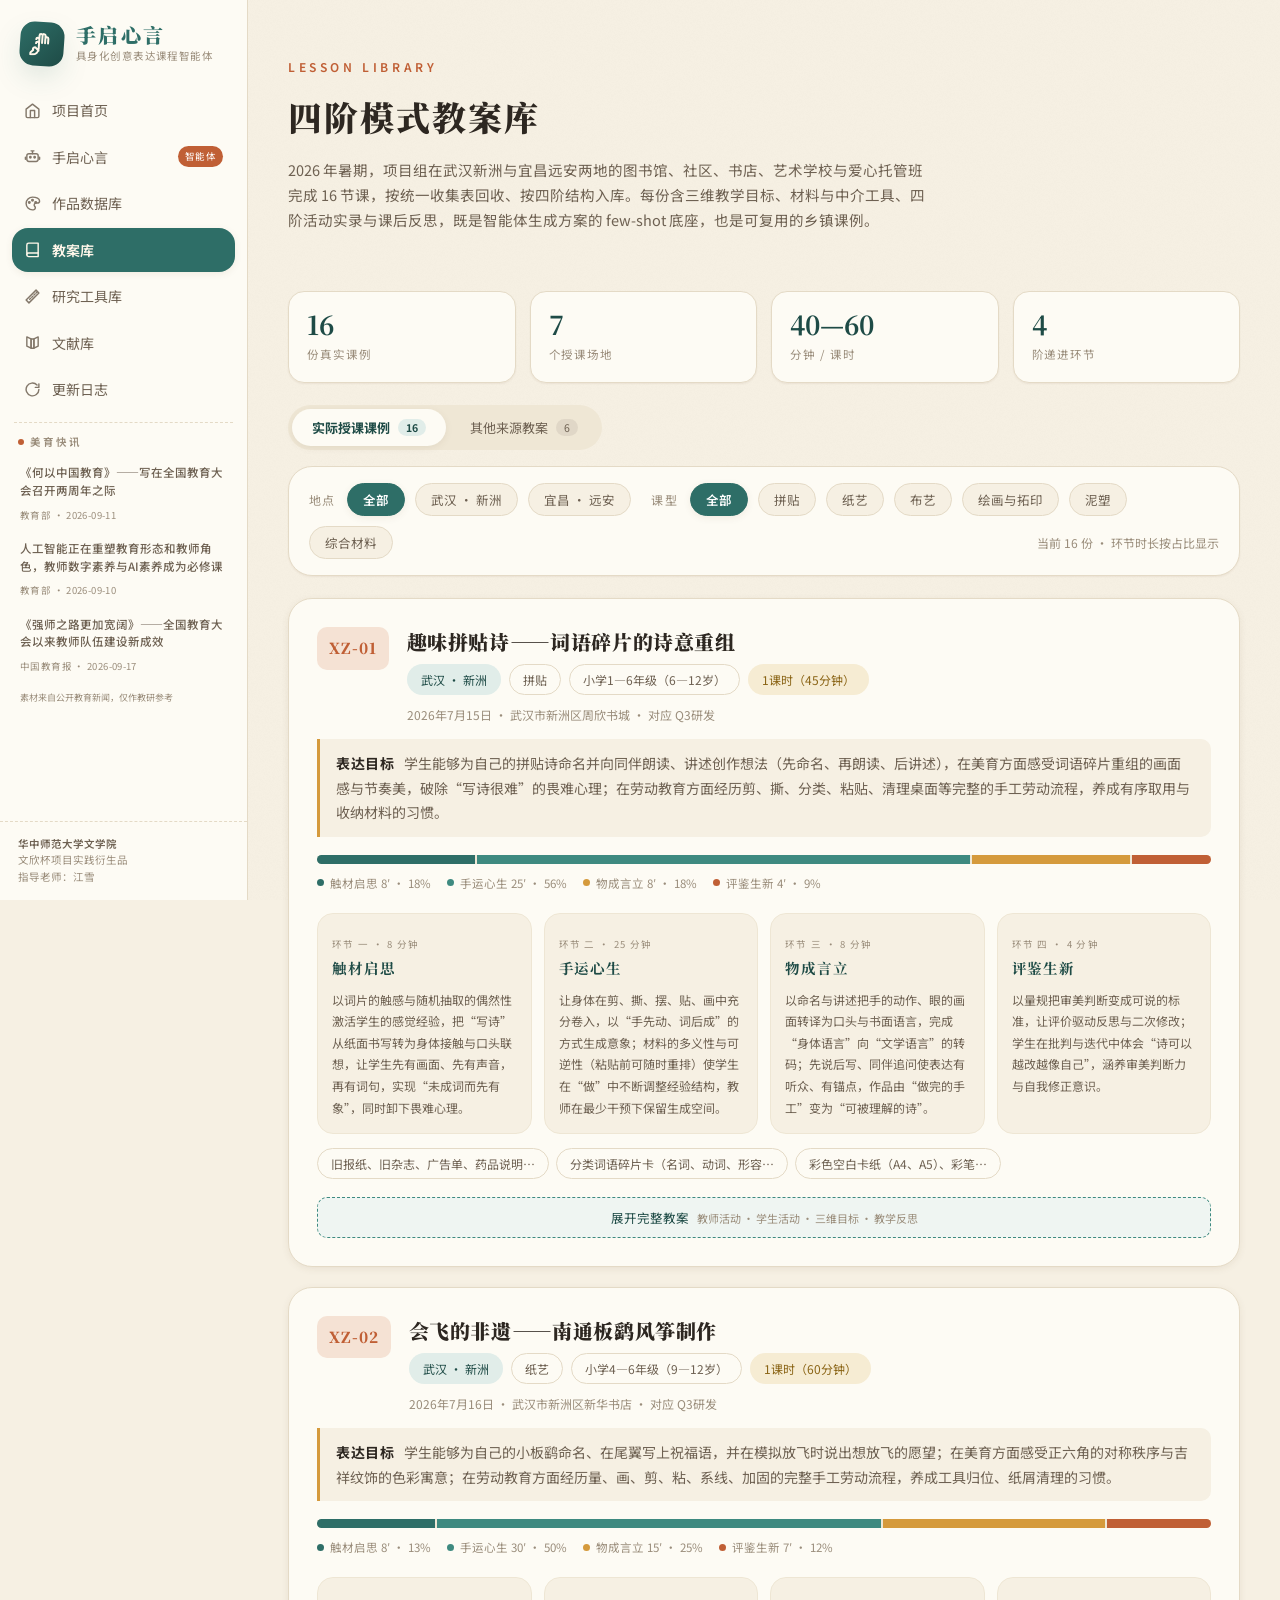
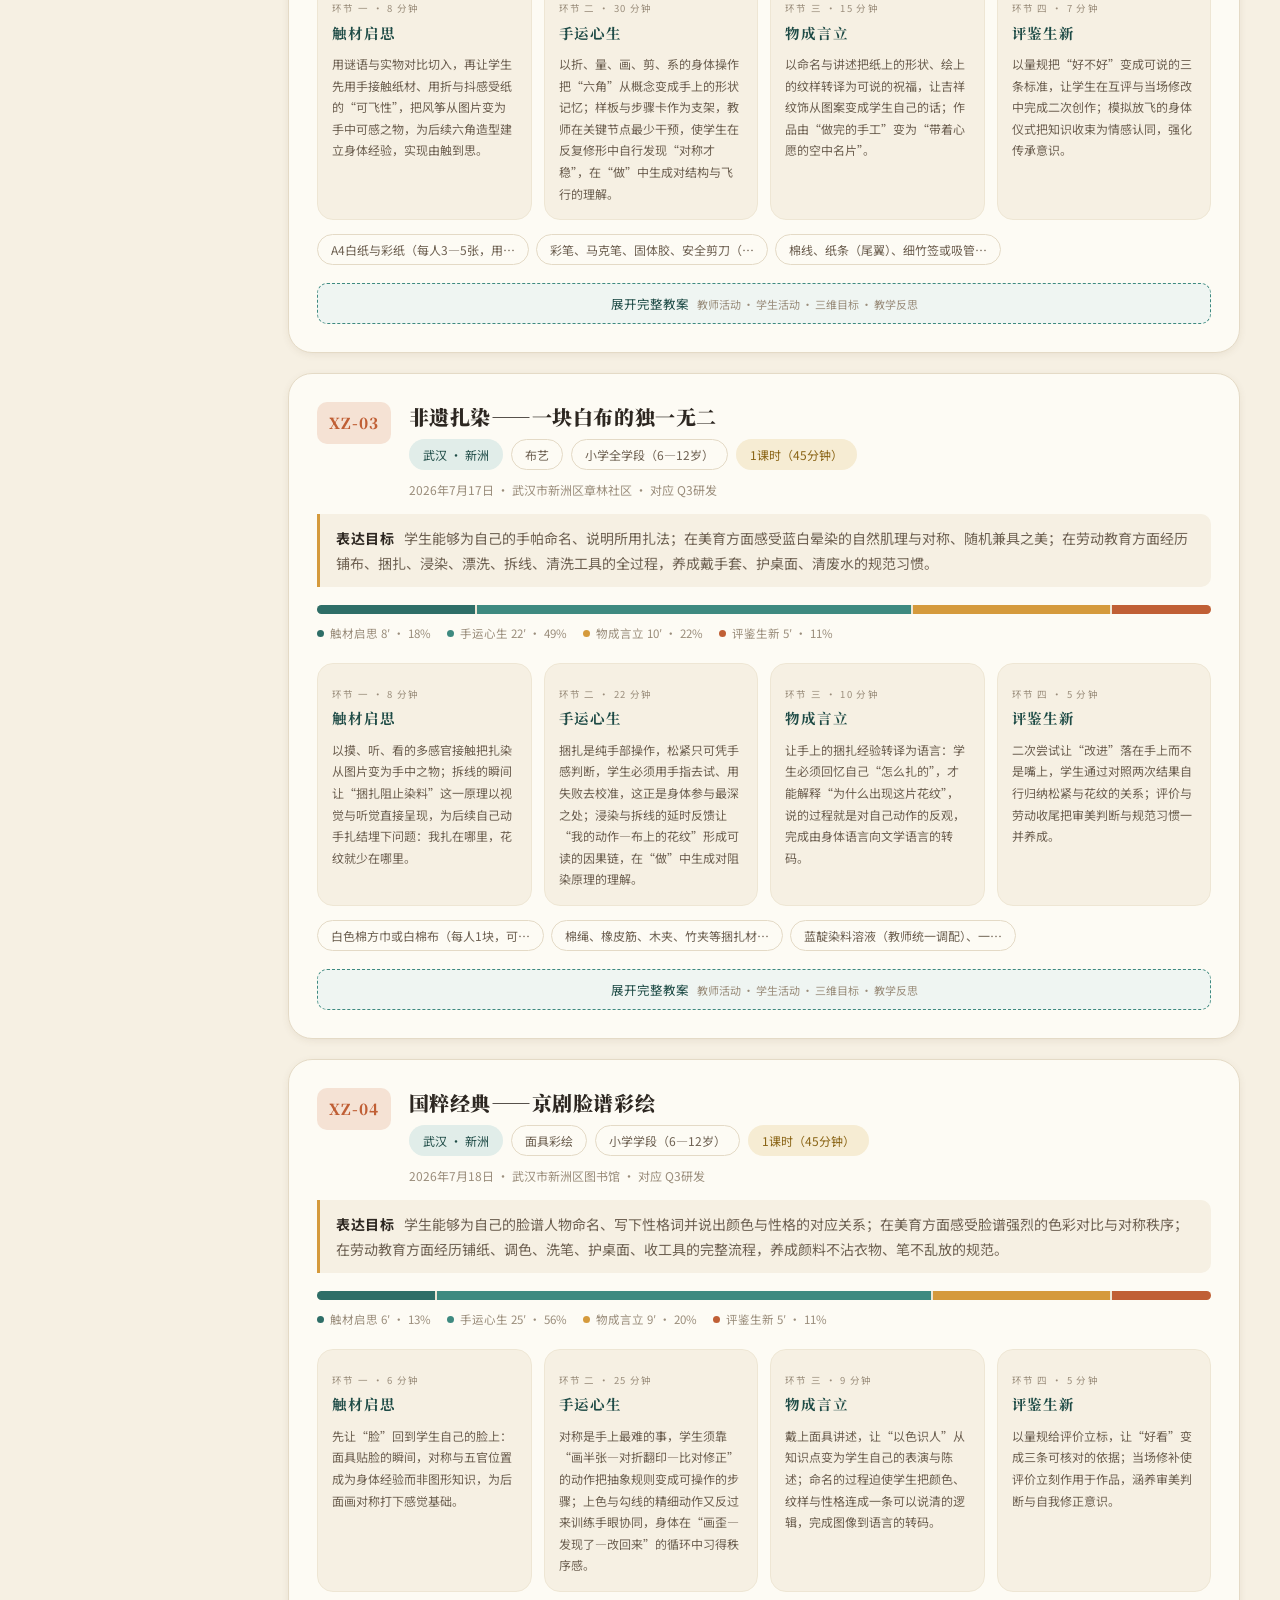
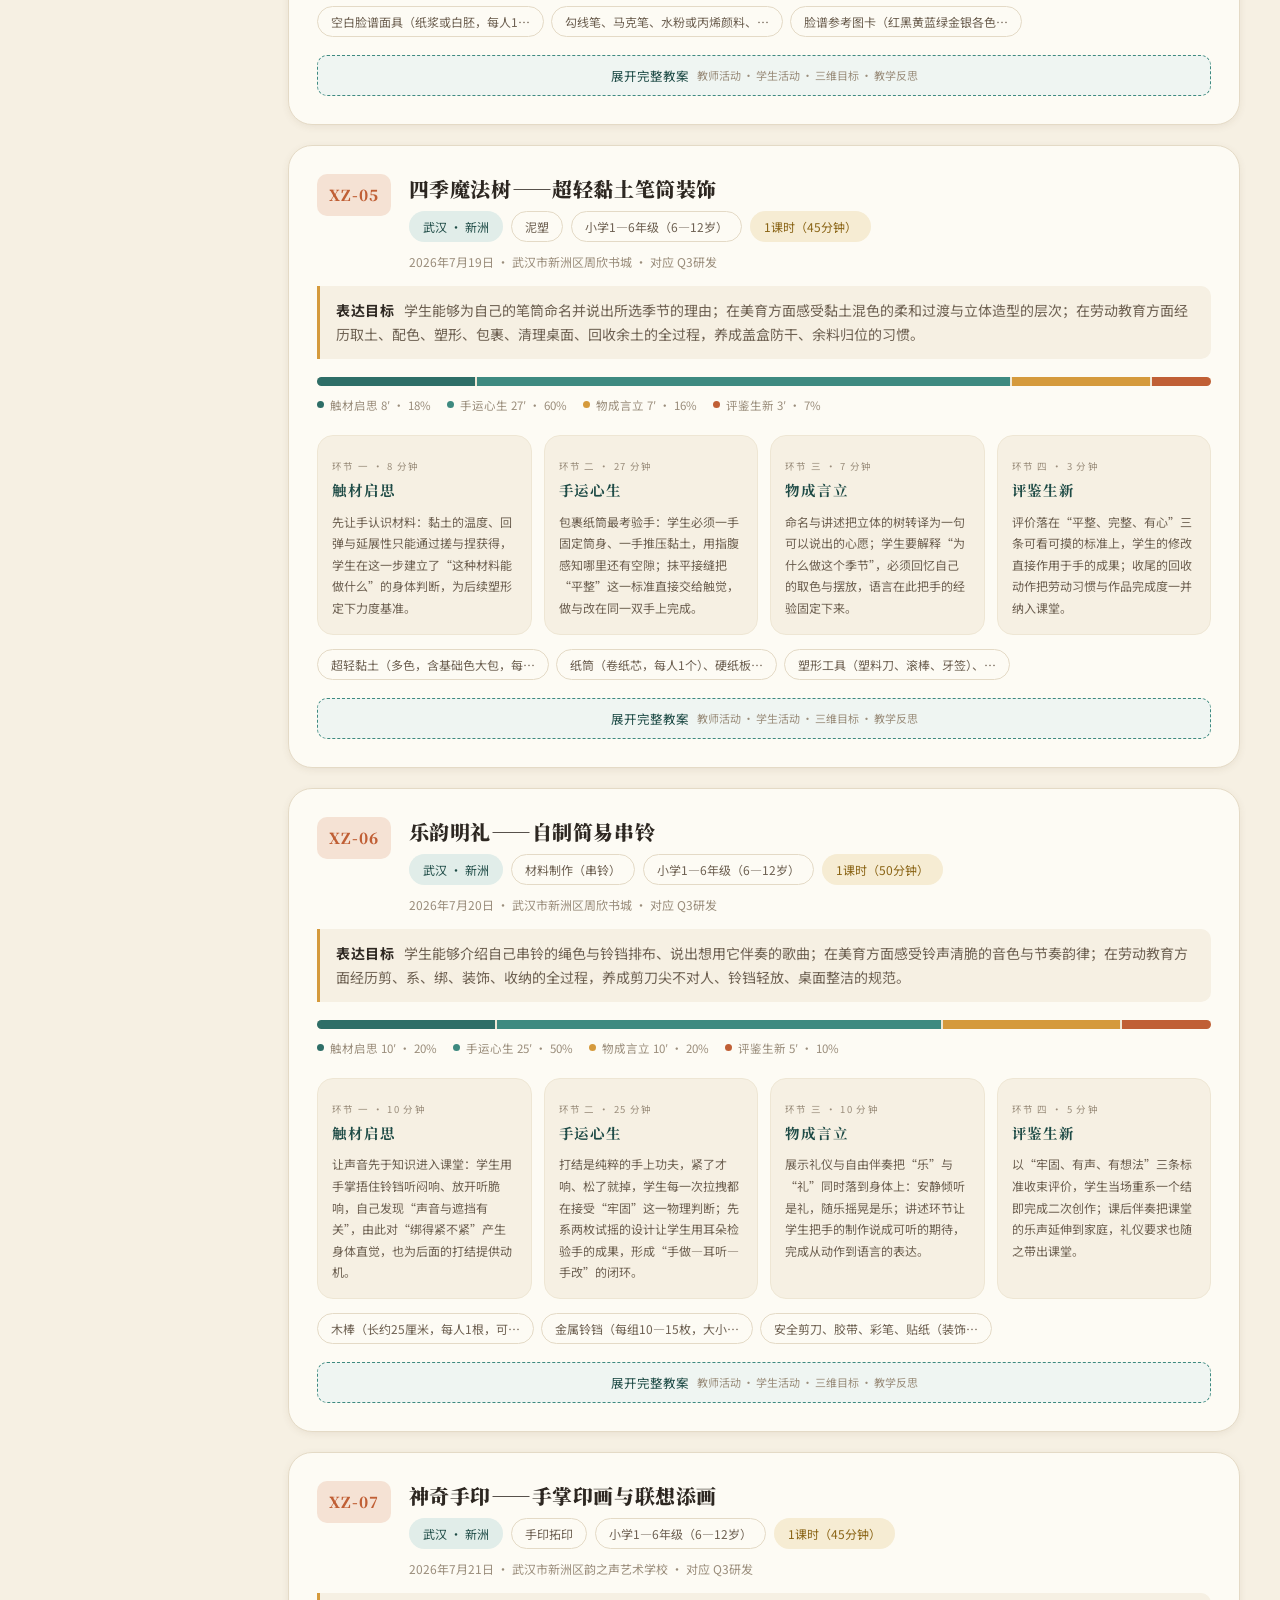
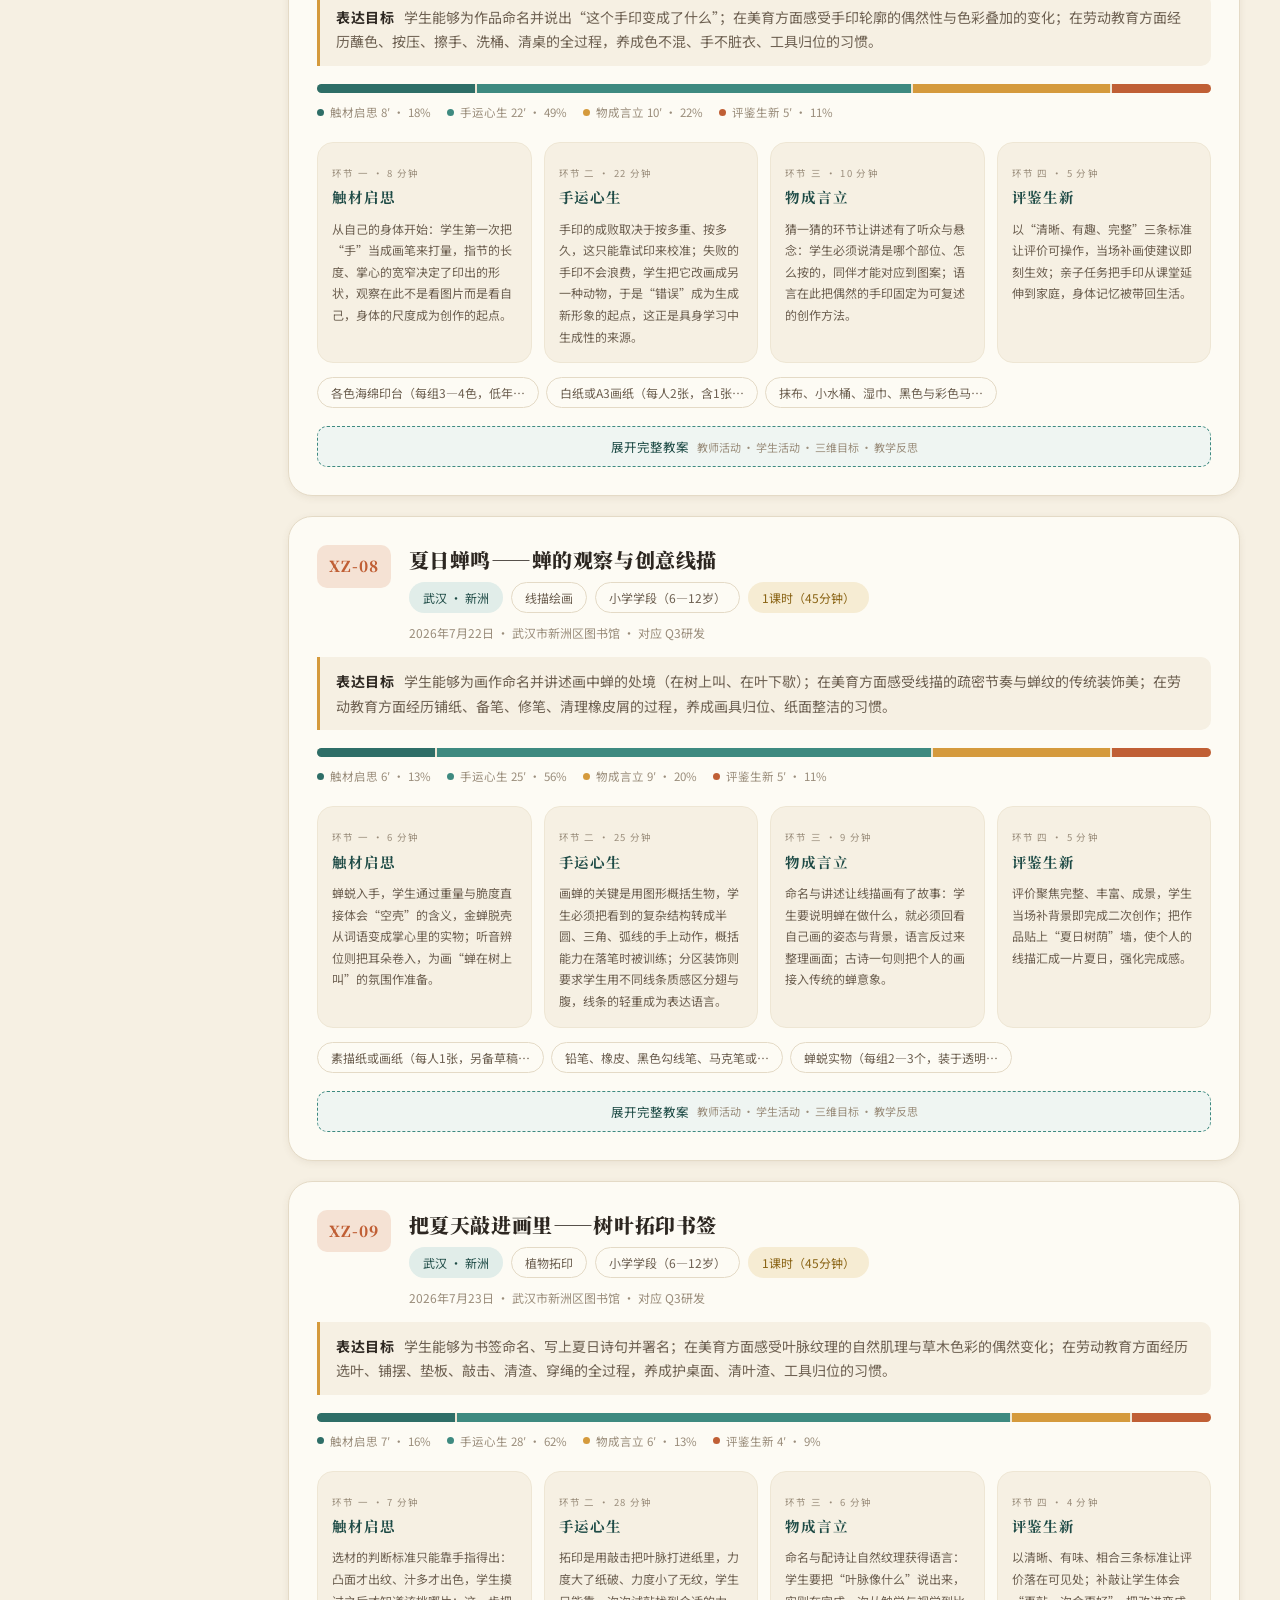
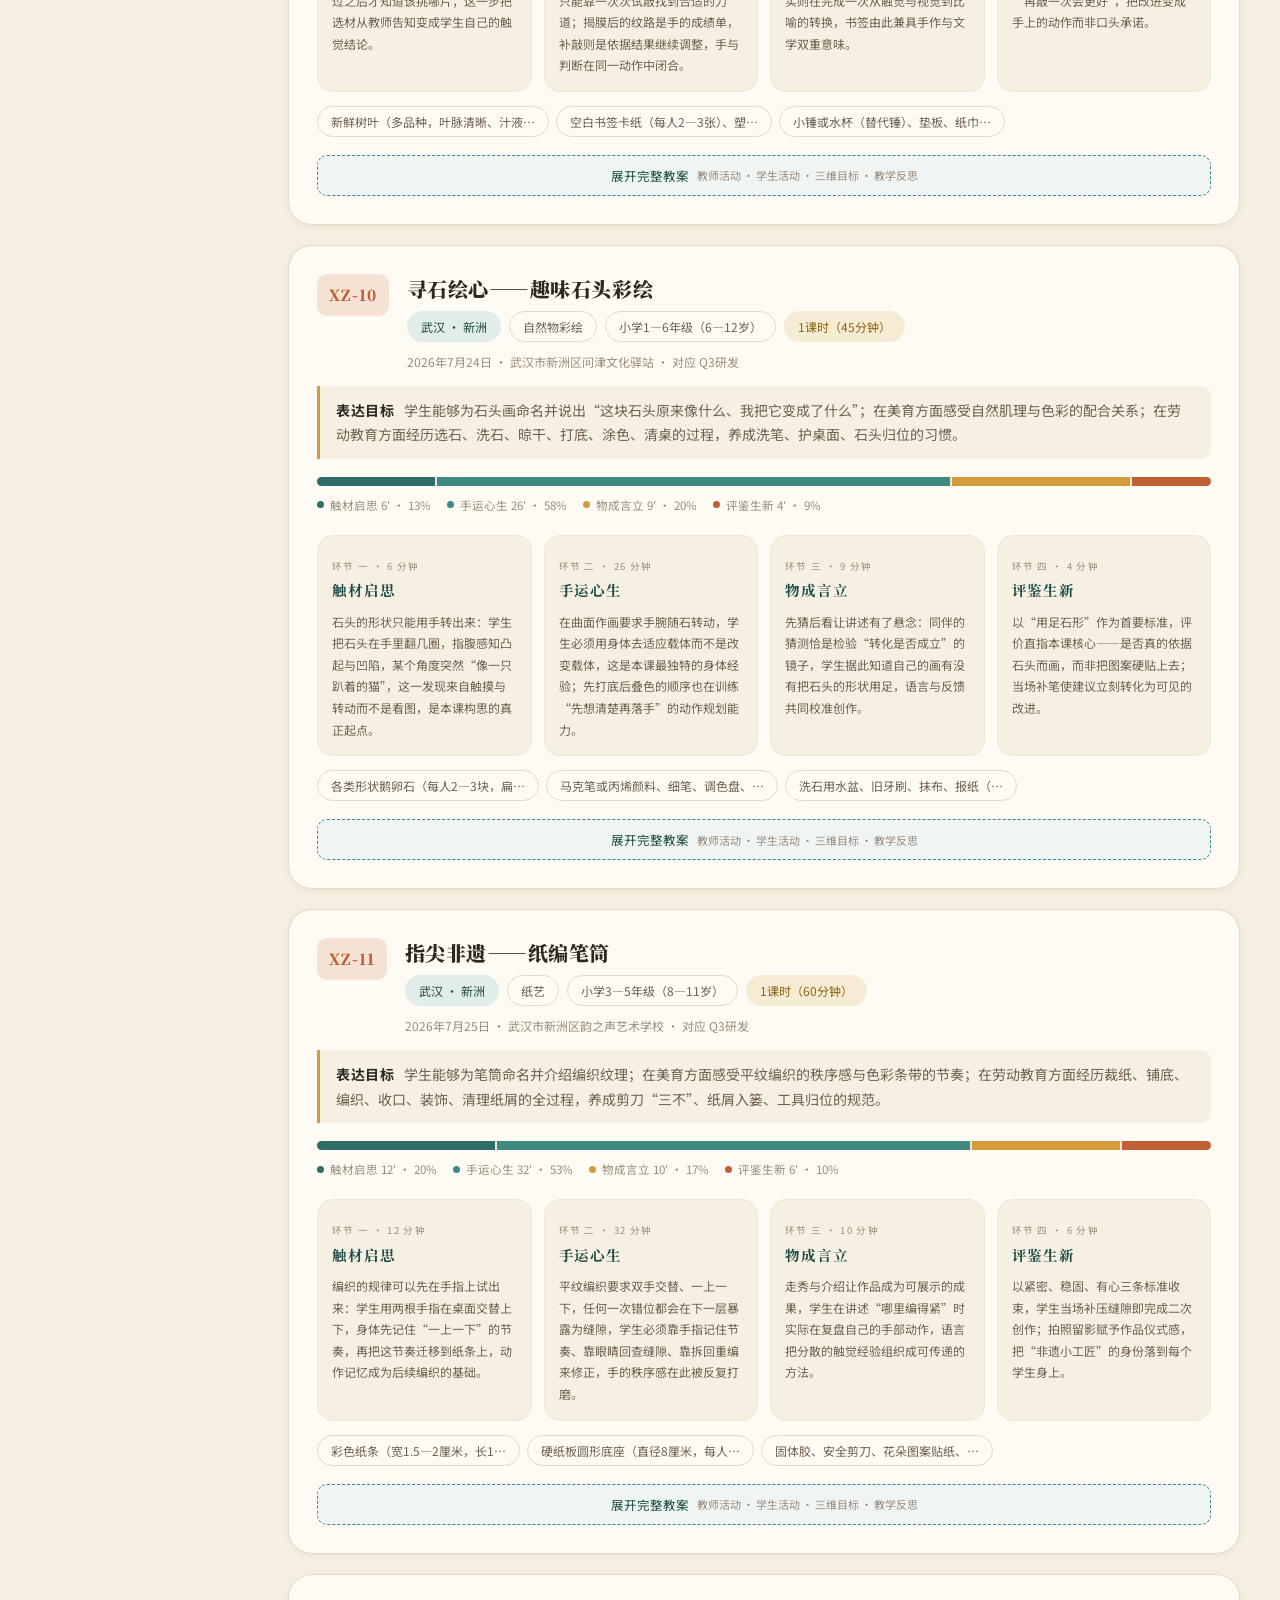
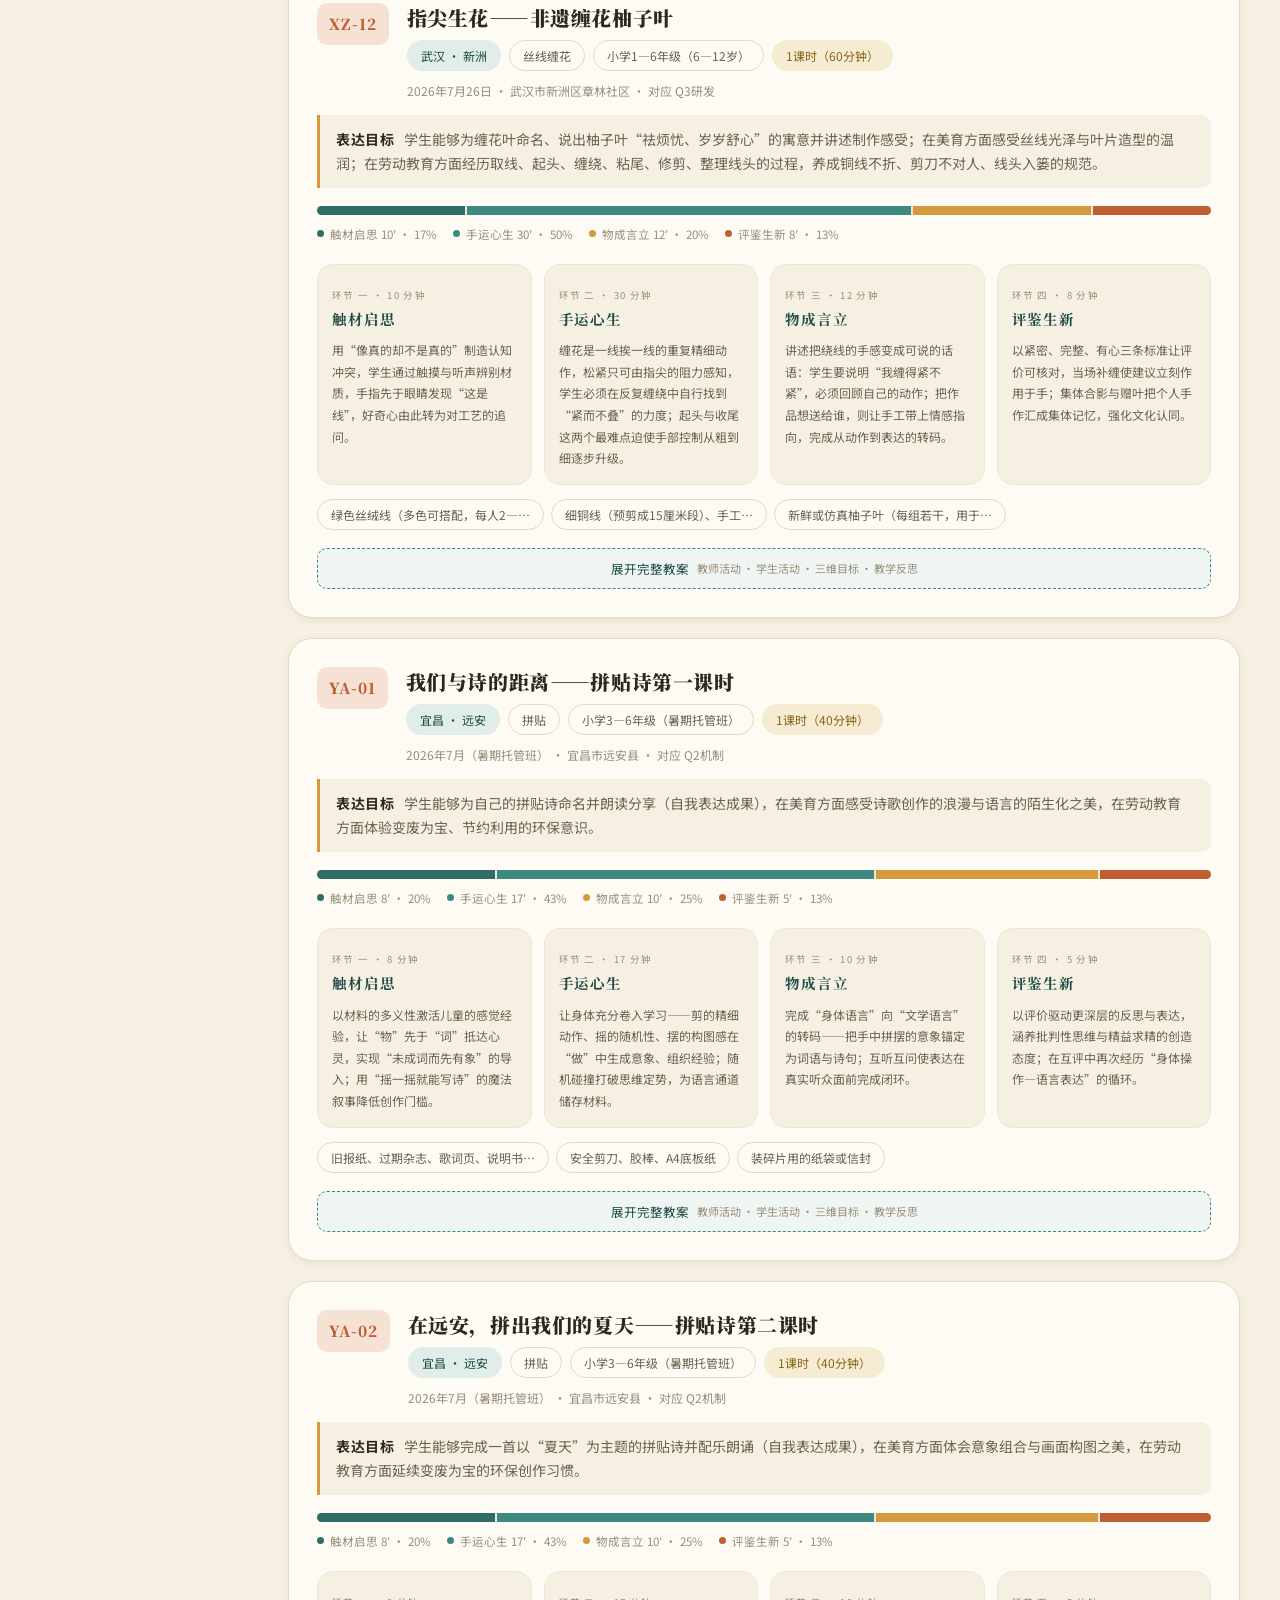
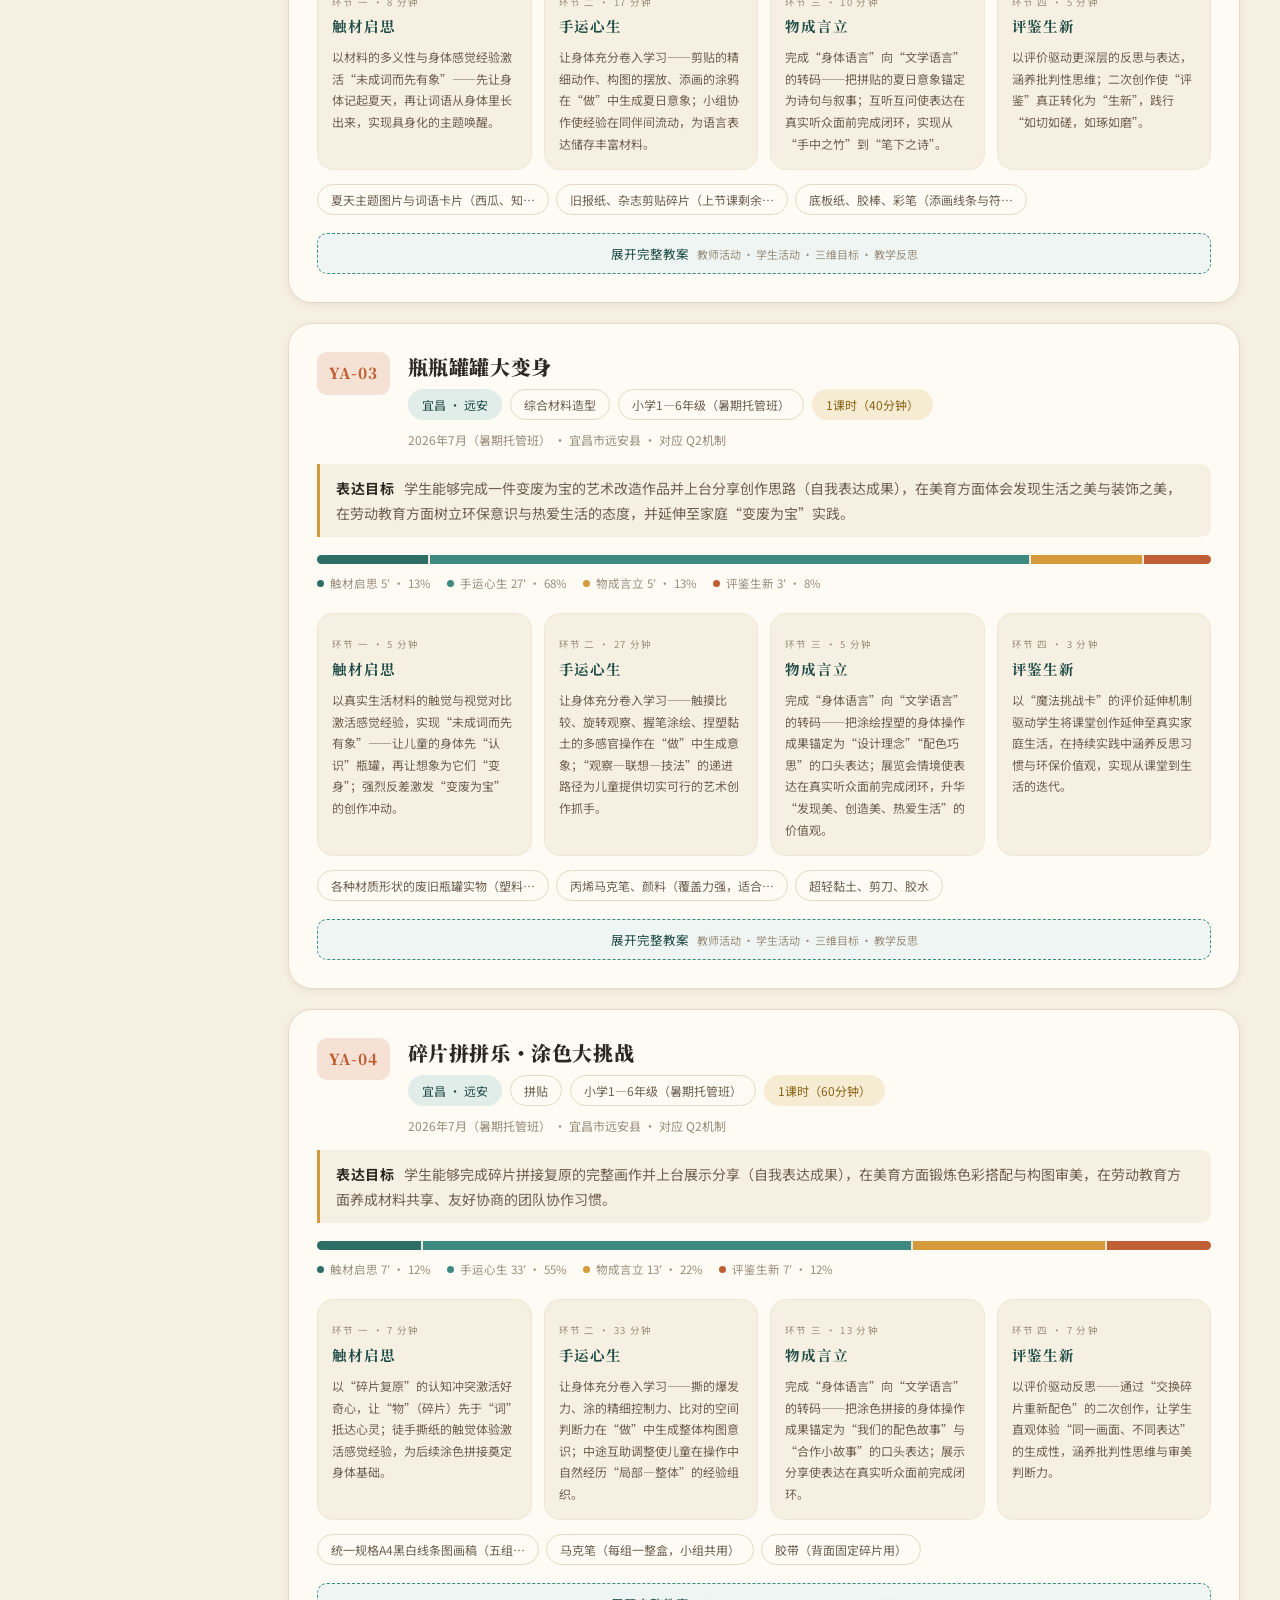
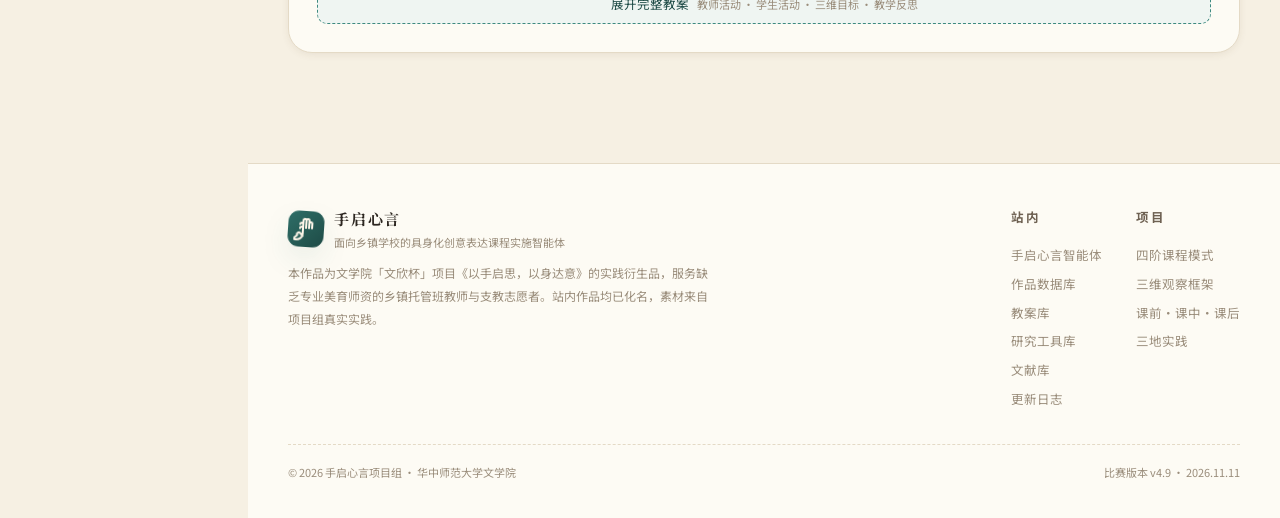
<file: lessons.html>
<!DOCTYPE html>
<html lang="zh-CN">
<head>
<meta charset="UTF-8">
<meta name="viewport" content="width=device-width, initial-scale=1.0">
<title>教案库 · 手启心言</title>
<link rel="preconnect" href="https://fonts.loli.net">
<link href="https://fonts.loli.net/css2?family=Noto+Serif+SC:wght@600;700;900&family=Noto+Sans+SC:wght@400;500;700&display=swap" rel="stylesheet">
<link rel="stylesheet" href="assets/css/style.css">
<link rel="icon" type="image/svg+xml" href="assets/favicon.svg">
</head>
<body>
<div id="railSlot"></div>
<div id="mobileTopSlot"></div>
<div class="main">
  <div class="wrap">
    <div class="page-head rv in">
      <div class="page-eyebrow">LESSON LIBRARY</div>
      <h1 class="page-title">四阶模式教案库</h1>
      <p class="page-desc">2026 年暑期，项目组在武汉新洲与宜昌远安两地的图书馆、社区、书店、艺术学校与爱心托管班完成 16 节课，按统一收集表回收、按四阶结构入库。每份含三维教学目标、材料与中介工具、四阶活动实录与课后反思，既是智能体生成方案的 few-shot 底座，也是可复用的乡镇课例。</p>
    </div>
    <div id="lessonList"></div>
    <div style="height:50px"></div>
  </div>
  <div id="footerSlot"></div>
</div>
<script src="assets/js/data.js"></script>
<script src="assets/js/md.js"></script>
<script src="assets/js/main.js"></script>
<script>
document.getElementById('railSlot').innerHTML = renderRail('lessons.html');
document.getElementById('mobileTopSlot').innerHTML = renderMobileTop('lessons.html');
document.getElementById('footerSlot').innerHTML = renderFooter();
renderLessons();
</script>
</body>
</html>
</file>
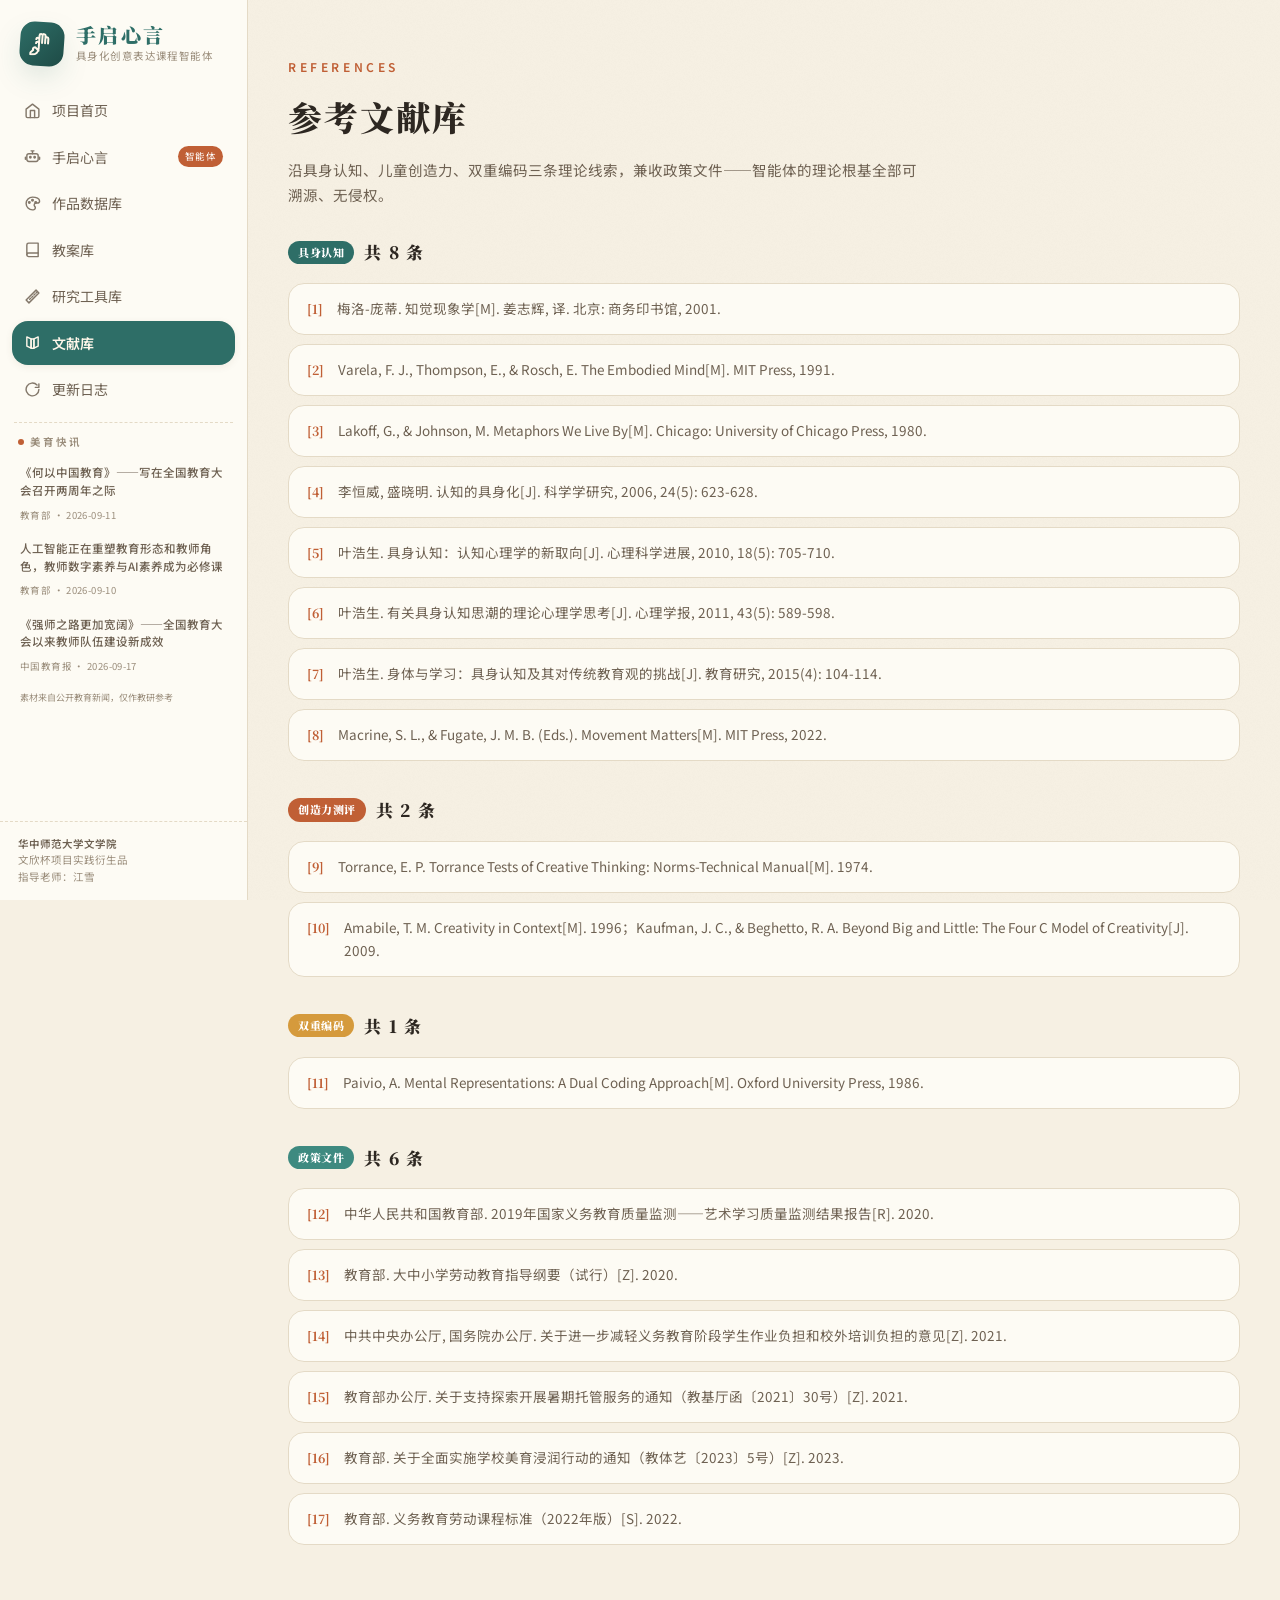
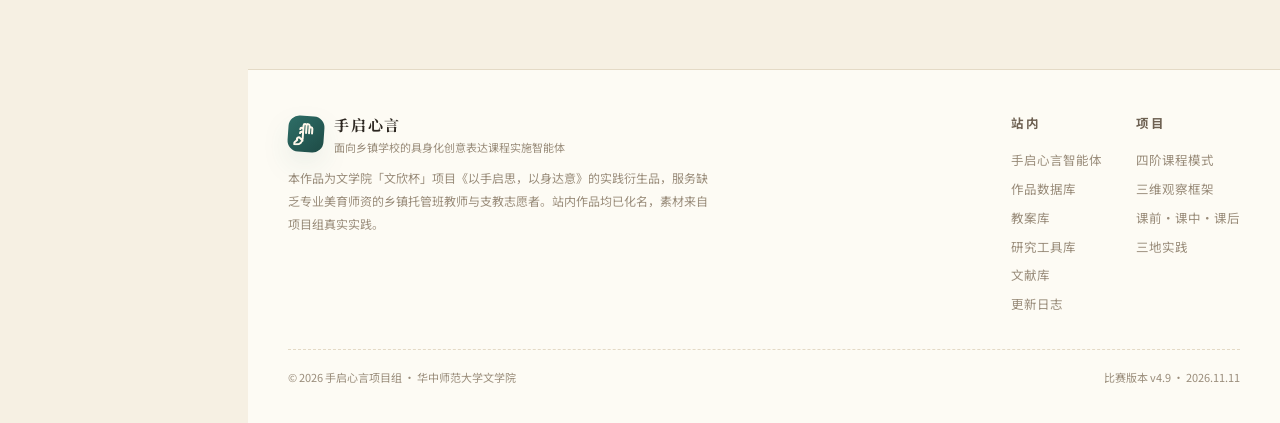
<file: refs.html>
<!DOCTYPE html>
<html lang="zh-CN">
<head>
<meta charset="UTF-8">
<meta name="viewport" content="width=device-width, initial-scale=1.0">
<title>文献库 · 手启心言</title>
<link rel="preconnect" href="https://fonts.loli.net">
<link href="https://fonts.loli.net/css2?family=Noto+Serif+SC:wght@600;700;900&family=Noto+Sans+SC:wght@400;500;700&display=swap" rel="stylesheet">
<link rel="stylesheet" href="assets/css/style.css">
<link rel="icon" type="image/svg+xml" href="assets/favicon.svg">
</head>
<body>
<div id="railSlot"></div>
<div id="mobileTopSlot"></div>
<div class="main">
  <div class="wrap">
    <div class="page-head rv in">
      <div class="page-eyebrow">REFERENCES</div>
      <h1 class="page-title">参考文献库</h1>
      <p class="page-desc">沿具身认知、儿童创造力、双重编码三条理论线索，兼收政策文件——智能体的理论根基全部可溯源、无侵权。</p>
    </div>
    <div id="refsWrap"></div>
    <div style="height:50px"></div>
  </div>
  <div id="footerSlot"></div>
</div>
<script src="assets/js/data.js"></script>
<script src="assets/js/md.js"></script>
<script src="assets/js/main.js"></script>
<script>
document.getElementById('railSlot').innerHTML = renderRail('refs.html');
document.getElementById('mobileTopSlot').innerHTML = renderMobileTop('refs.html');
document.getElementById('footerSlot').innerHTML = renderFooter();
renderRefs();
</script>
</body>
</html>
</file>
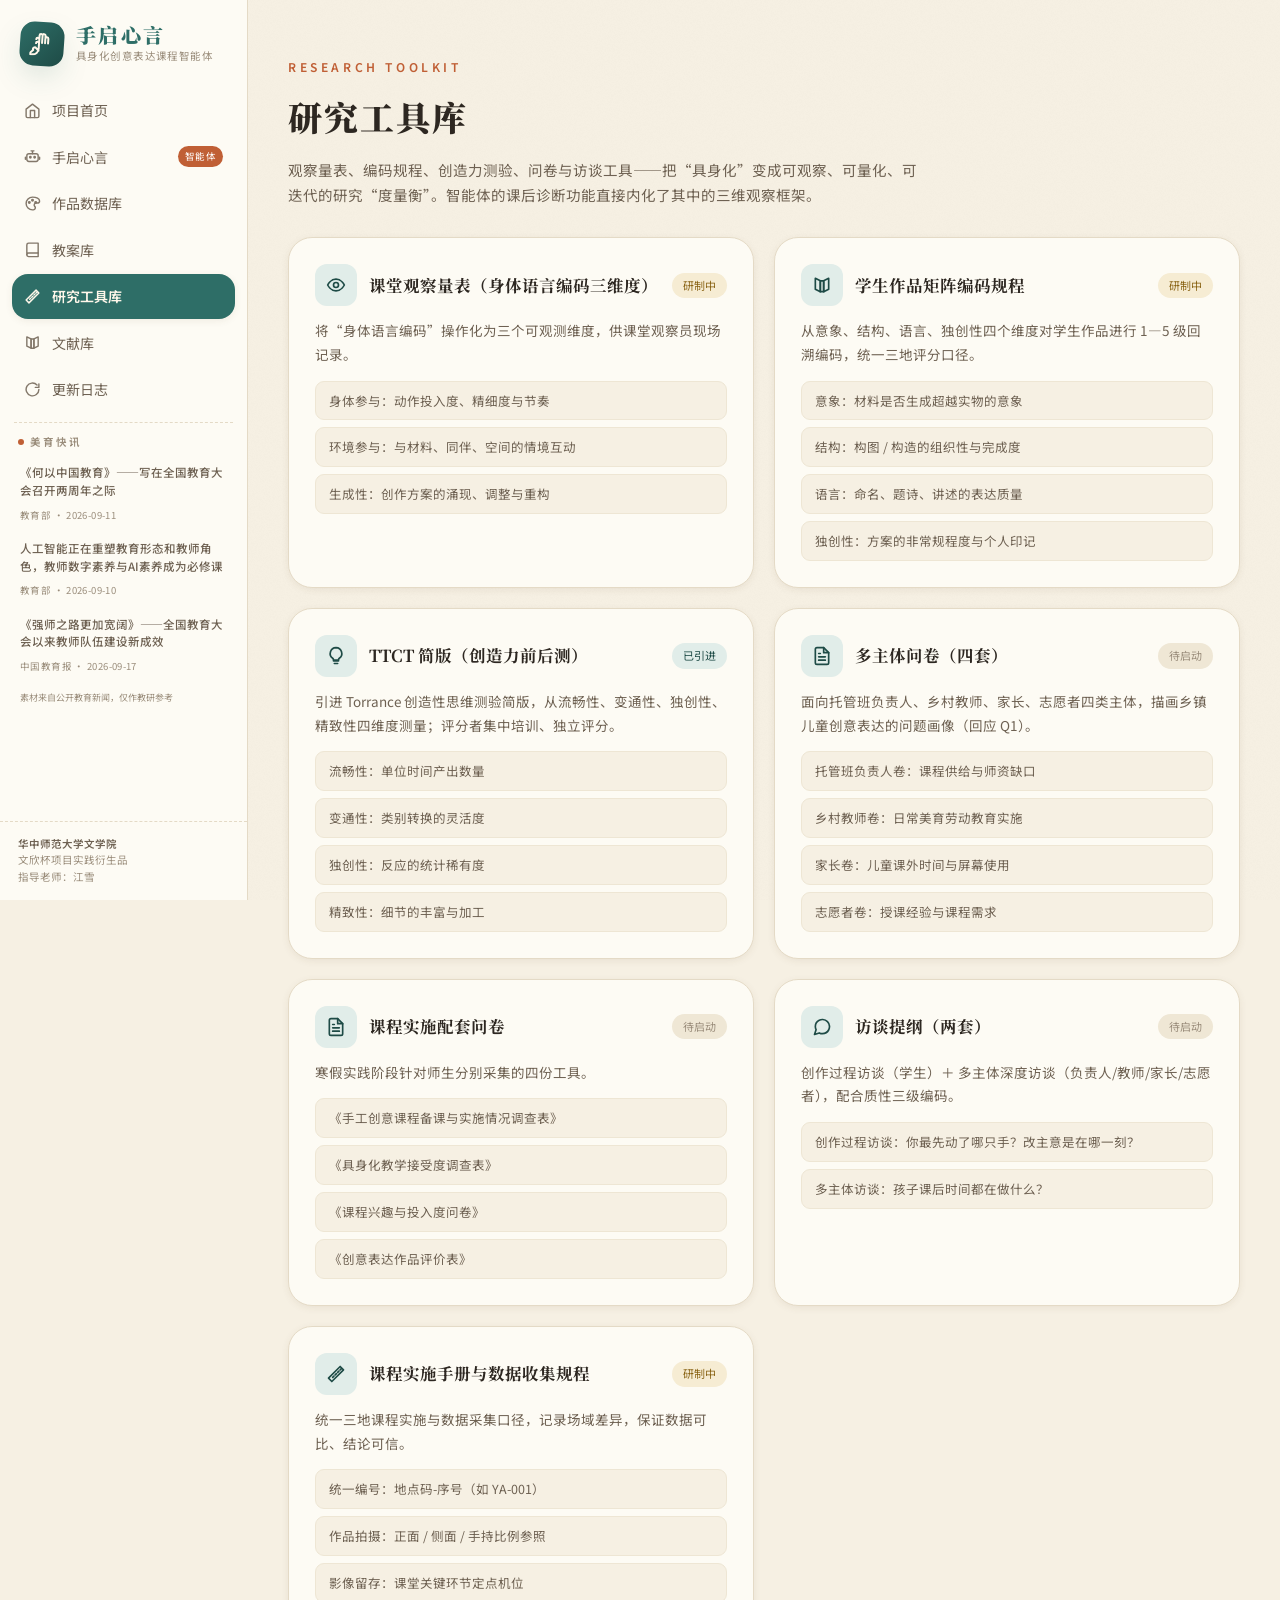
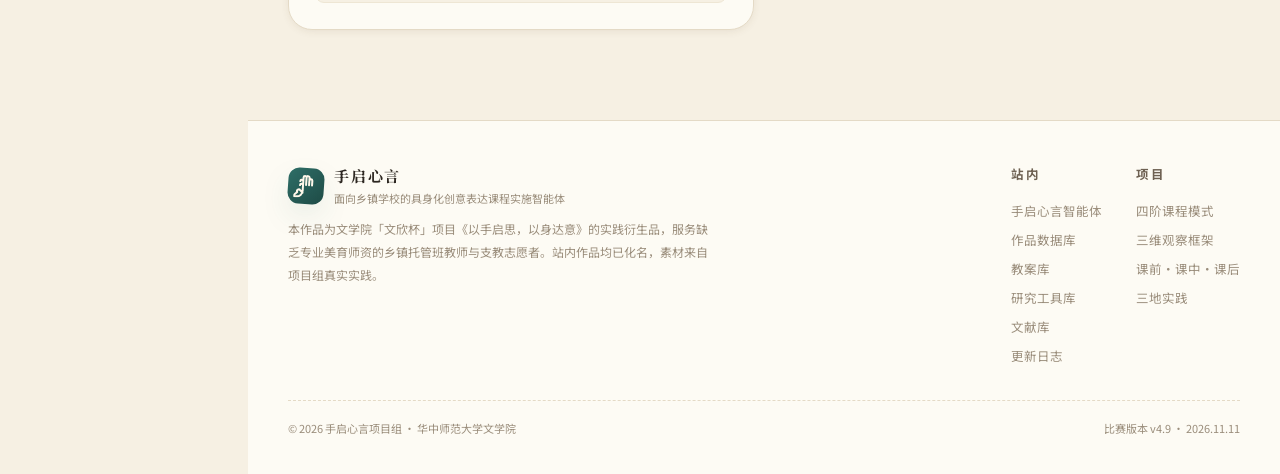
<file: tools.html>
<!DOCTYPE html>
<html lang="zh-CN">
<head>
<meta charset="UTF-8">
<meta name="viewport" content="width=device-width, initial-scale=1.0">
<title>研究工具库 · 手启心言</title>
<link rel="preconnect" href="https://fonts.loli.net">
<link href="https://fonts.loli.net/css2?family=Noto+Serif+SC:wght@600;700;900&family=Noto+Sans+SC:wght@400;500;700&display=swap" rel="stylesheet">
<link rel="stylesheet" href="assets/css/style.css">
<link rel="icon" type="image/svg+xml" href="assets/favicon.svg">
</head>
<body>
<div id="railSlot"></div>
<div id="mobileTopSlot"></div>
<div class="main">
  <div class="wrap">
    <div class="page-head rv in">
      <div class="page-eyebrow">RESEARCH TOOLKIT</div>
      <h1 class="page-title">研究工具库</h1>
      <p class="page-desc">观察量表、编码规程、创造力测验、问卷与访谈工具——把“具身化”变成可观察、可量化、可迭代的研究“度量衡”。智能体的课后诊断功能直接内化了其中的三维观察框架。</p>
    </div>
    <div class="tools-grid" id="toolsGrid"></div>
    <div style="height:50px"></div>
  </div>
  <div id="footerSlot"></div>
</div>
<script src="assets/js/data.js"></script>
<script src="assets/js/md.js"></script>
<script src="assets/js/main.js"></script>
<script>
document.getElementById('railSlot').innerHTML = renderRail('tools.html');
document.getElementById('mobileTopSlot').innerHTML = renderMobileTop('tools.html');
document.getElementById('footerSlot').innerHTML = renderFooter();
renderTools();
</script>
</body>
</html>
</file>
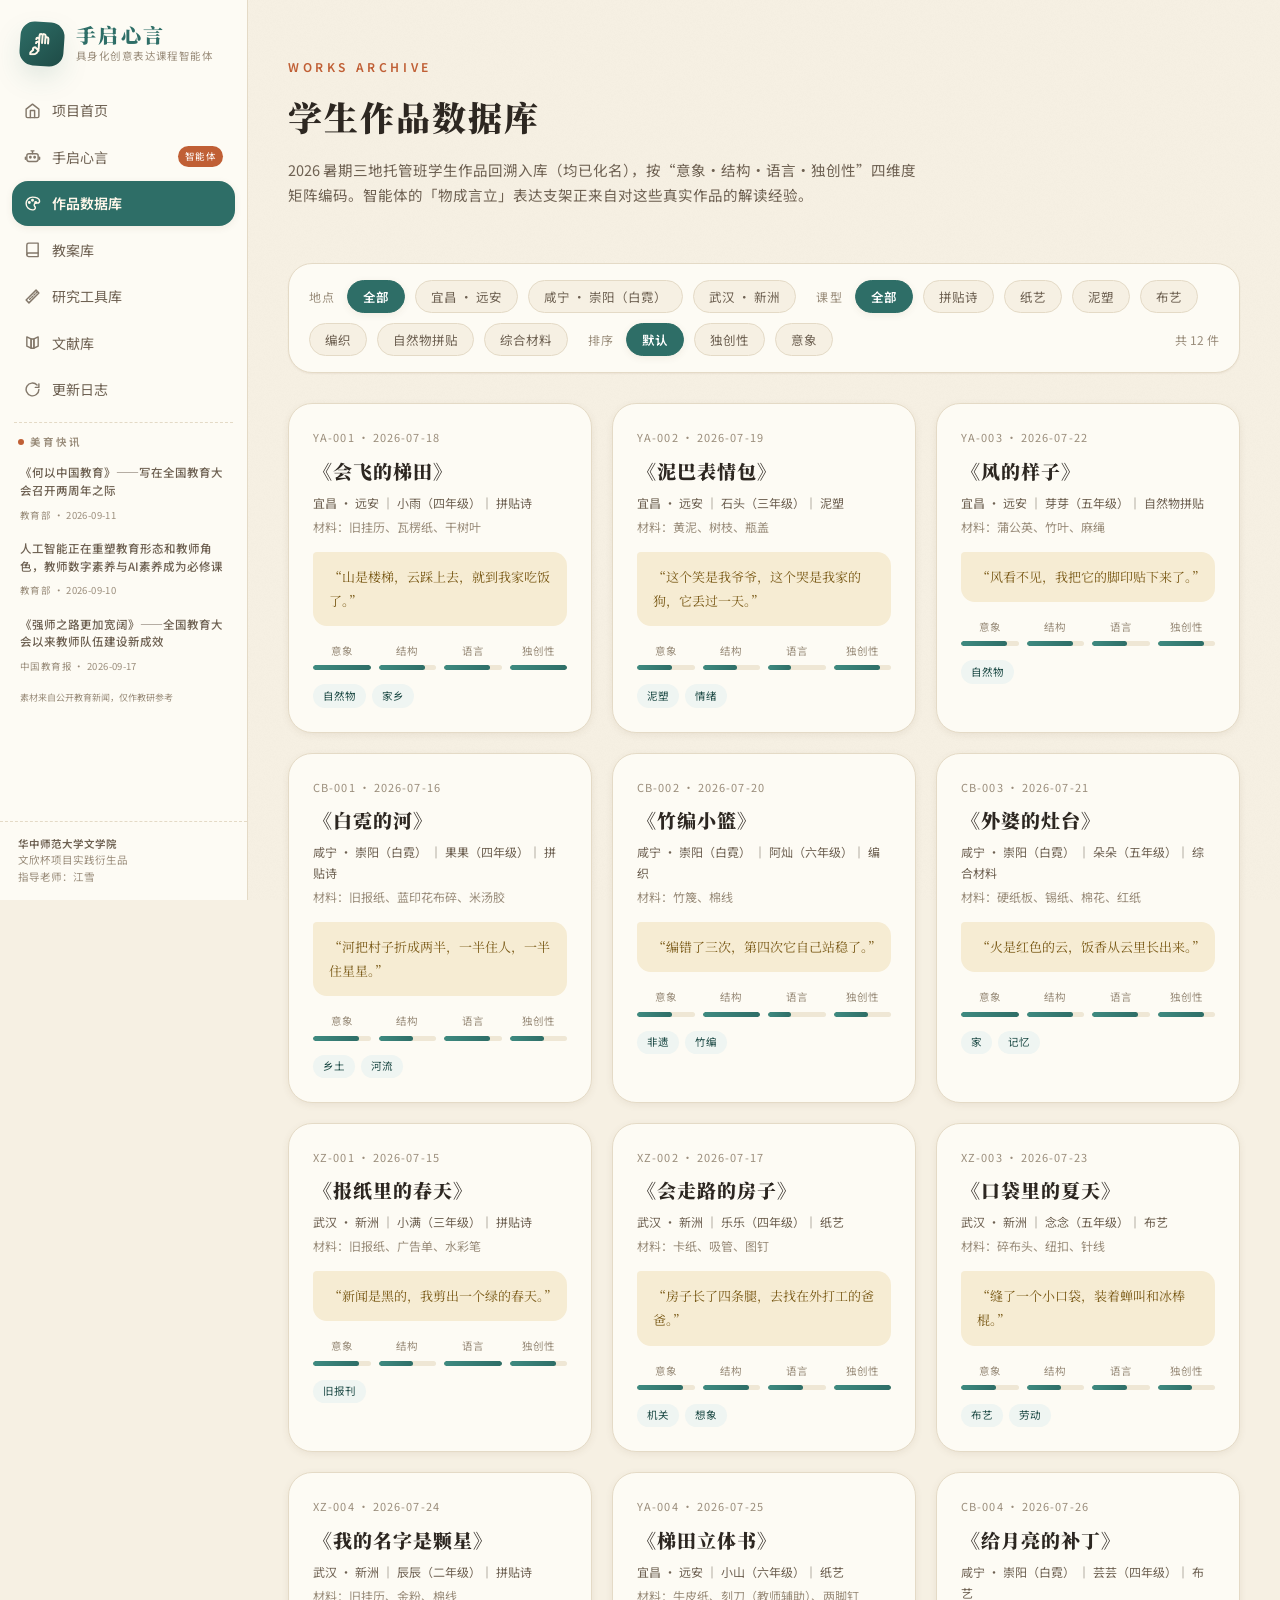
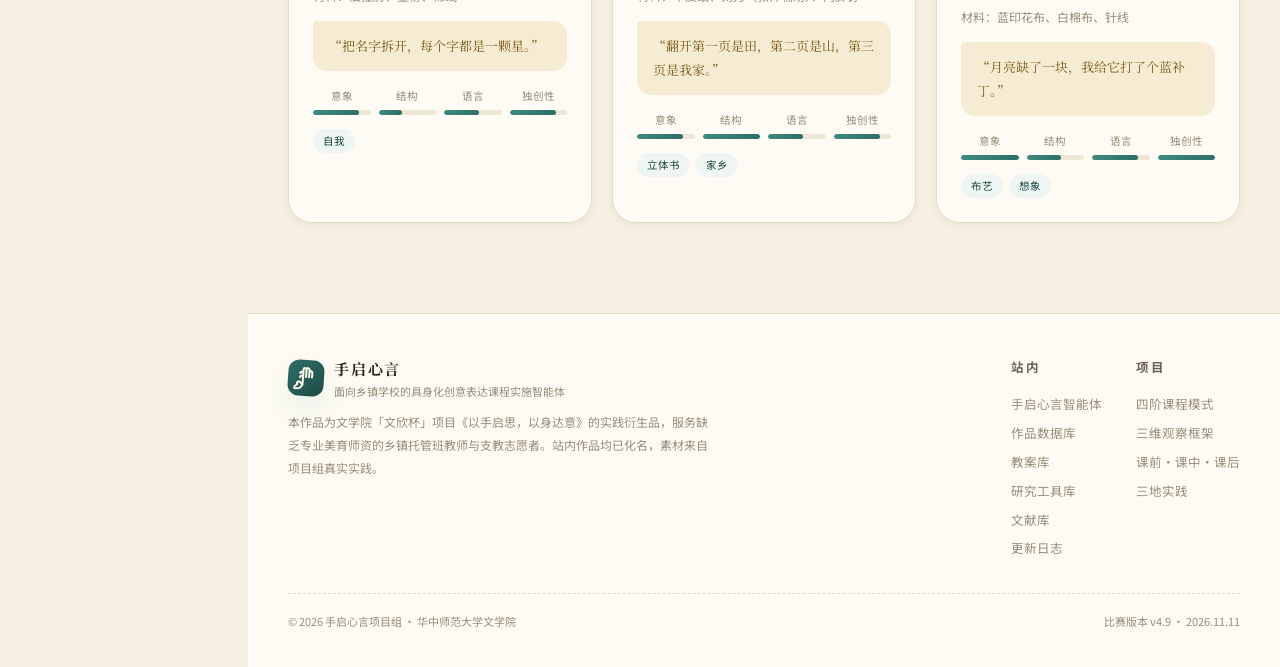
<file: works.html>
<!DOCTYPE html>
<html lang="zh-CN">
<head>
<meta charset="UTF-8">
<meta name="viewport" content="width=device-width, initial-scale=1.0">
<title>作品数据库 · 手启心言</title>
<link rel="preconnect" href="https://fonts.loli.net">
<link href="https://fonts.loli.net/css2?family=Noto+Serif+SC:wght@600;700;900&family=Noto+Sans+SC:wght@400;500;700&display=swap" rel="stylesheet">
<link rel="stylesheet" href="assets/css/style.css">
<link rel="icon" type="image/svg+xml" href="assets/favicon.svg">
</head>
<body>
<div id="railSlot"></div>
<div id="mobileTopSlot"></div>
<div class="main">
  <div class="wrap">
    <div class="page-head rv in">
      <div class="page-eyebrow">WORKS ARCHIVE</div>
      <h1 class="page-title">学生作品数据库</h1>
      <p class="page-desc">2026 暑期三地托管班学生作品回溯入库（均已化名），按“意象·结构·语言·独创性”四维度矩阵编码。智能体的「物成言立」表达支架正来自对这些真实作品的解读经验。</p>
    </div>
    <div class="filter-bar" id="worksFilter"></div>
    <div class="works-grid" id="worksGrid"></div>
    <div style="height:50px"></div>
  </div>
  <div id="footerSlot"></div>
</div>
<script src="assets/js/data.js"></script>
<script src="assets/js/md.js"></script>
<script src="assets/js/main.js"></script>
<script>
document.getElementById('railSlot').innerHTML = renderRail('works.html');
document.getElementById('mobileTopSlot').innerHTML = renderMobileTop('works.html');
document.getElementById('footerSlot').innerHTML = renderFooter();
renderWorks();
</script>
</body>
</html>
</file>
<file: assets/css/style.css>
/* ═══════════════════════════════════════════════════════════
   手启心言 · 设计系统
   具身手工美学：暖纸底、黛青主色、赭石点缀、圆角有机形态
   ═══════════════════════════════════════════════════════════ */

:root {
  /* 色板 */
  --paper:      #F6F0E3;
  --paper-2:    #FDFBF4;
  --paper-3:    #EFE7D5;
  --ink:        #2D2721;
  --ink-soft:   #6E6152;
  --ink-faint:  #9A8D7B;
  --line:       #E4DAC6;
  --line-soft:  #EEE6D4;

  --teal:       #2E6E67;
  --teal-deep:  #1E4B46;
  --teal-mid:   #3E8A80;
  --teal-soft:  #E1EDE9;
  --teal-ghost: #EFF5F2;

  --terra:      #C05F35;
  --terra-deep: #9E4A26;
  --terra-soft: #F5E2D4;

  --amber:      #D59A3C;
  --amber-soft: #F6ECD3;

  /* 字体 */
  --serif: "Noto Serif SC", "Songti SC", "STSong", "SimSun", serif;
  --sans:  "Noto Sans SC", "PingFang SC", "Hiragino Sans GB", "Microsoft YaHei", sans-serif;

  /* 形态 */
  --r-sm: 10px;
  --r-md: 16px;
  --r-lg: 24px;
  --r-xl: 36px;
  --r-blob: 44px;

  /* 阴影（暖调） */
  --sh-xs: 0 1px 2px rgba(93, 63, 32, .07);
  --sh-sm: 0 2px 10px -2px rgba(93, 63, 32, .12);
  --sh-md: 0 10px 34px -12px rgba(93, 63, 32, .22);
  --sh-lg: 0 24px 60px -20px rgba(93, 63, 32, .28);
  --sh-teal: 0 12px 32px -10px rgba(46, 110, 103, .38);

  --rail-w: 248px;
  --ease-spring: cubic-bezier(.34, 1.4, .44, 1);
  --ease-out: cubic-bezier(.22, .8, .3, 1);
}

* { margin: 0; padding: 0; box-sizing: border-box; }
html { scroll-behavior: smooth; }
body {
  font-family: var(--sans);
  background: var(--paper);
  color: var(--ink);
  font-size: 15px;
  line-height: 1.75;
  -webkit-font-smoothing: antialiased;
  overflow-x: hidden;
}

/* 纸张噪点 */
body::before {
  content: "";
  position: fixed; inset: 0;
  pointer-events: none; z-index: 0;
  opacity: .5;
  background-image: url("data:image/svg+xml,%3Csvg xmlns='http://www.w3.org/2000/svg' width='140' height='140'%3E%3Cfilter id='n'%3E%3CfeTurbulence type='fractalNoise' baseFrequency='0.9' numOctaves='2' stitchTiles='stitch'/%3E%3CfeColorMatrix type='saturate' values='0'/%3E%3CfeComponentTransfer%3E%3CfeFuncA type='linear' slope='0.05'/%3E%3C/feComponentTransfer%3E%3C/filter%3E%3Crect width='100%25' height='100%25' filter='url(%23n)'/%3E%3C/svg%3E");
}

::selection { background: var(--teal); color: #fff; }

a { color: var(--teal); text-decoration: none; }
button { font-family: inherit; cursor: pointer; }
img { max-width: 100%; display: block; }

h1, h2, h3, .serif { font-family: var(--serif); }

/* 滚动条 */
::-webkit-scrollbar { width: 9px; height: 9px; }
::-webkit-scrollbar-track { background: transparent; }
::-webkit-scrollbar-thumb { background: #D5C8AE; border-radius: 8px; border: 2px solid var(--paper); }
::-webkit-scrollbar-thumb:hover { background: var(--teal-mid); }

/* ─────────────────────────── 左侧轨道栏 ─────────────────────────── */

.rail {
  position: fixed; inset: 0 auto 0 0;
  width: var(--rail-w);
  background: var(--paper-2);
  border-right: 1px solid var(--line);
  display: flex; flex-direction: column;
  z-index: 50;
  overflow-y: auto;
  scrollbar-width: thin;
}

.rail-brand {
  display: flex; align-items: center; gap: 12px;
  padding: 22px 20px 16px;
}
.brand-mark {
  width: 44px; height: 44px; flex: none;
  border-radius: 14px;
  background: linear-gradient(135deg, var(--teal) 0%, var(--teal-deep) 100%);
  color: #FFF7EA;
  display: flex; align-items: center; justify-content: center;
  box-shadow: var(--sh-teal);
  transform: rotate(4deg);
  transition: transform .45s var(--ease-spring);
}
a:hover > .brand-mark, .rail-brand:hover .brand-mark { transform: rotate(0deg) scale(1.05); }
.brand-mark svg { width: 24px; height: 24px; }
.brand-name { font-family: var(--serif); font-weight: 900; font-size: 20px; letter-spacing: .12em; line-height: 1.2; }
.brand-sub  { font-size: 10.5px; color: var(--ink-faint); letter-spacing: .04em; }

.rail-nav { padding: 6px 12px; display: flex; flex-direction: column; gap: 2px; }
.rail-link {
  display: flex; align-items: center; gap: 11px;
  padding: 10px 12px;
  border-radius: var(--r-md);
  color: var(--ink-soft);
  font-size: 14px;
  transition: all .22s var(--ease-out);
  position: relative;
}
.rail-link svg { width: 17px; height: 17px; flex: none; opacity: .85; }
.rail-link:hover { background: var(--teal-ghost); color: var(--teal-deep); transform: translateX(3px); }
.rail-link.active {
  background: var(--teal);
  color: #FFF7EA;
  font-weight: 600;
  box-shadow: var(--sh-sm);
}
.rail-link.active svg { opacity: 1; }
.rail-badge {
  margin-left: auto;
  font-size: 9.5px; padding: 2px 7px;
  border-radius: 99px;
  background: var(--terra); color: #fff;
  letter-spacing: .05em;
  white-space: nowrap;
}
.rail-link.active .rail-badge { background: rgba(255, 247, 234, .22); }

.rail-foot {
  margin-top: auto;
  padding: 14px 18px;
  border-top: 1px dashed var(--line);
  font-size: 10.5px; color: var(--ink-faint);
  line-height: 1.6;
}
.rail-foot b { color: var(--ink-soft); font-weight: 600; }

/* 主区 */
.main { margin-left: var(--rail-w); position: relative; z-index: 1; min-height: 100vh; }

/* ─────────────────────────── 通用组件 ─────────────────────────── */

.wrap { max-width: 1120px; margin: 0 auto; padding: 0 40px; }

.btn {
  display: inline-flex; align-items: center; justify-content: center; gap: 8px;
  border: none; border-radius: 99px;
  padding: 13px 28px;
  font-size: 15px; font-weight: 600;
  letter-spacing: .04em;
  transition: all .25s var(--ease-out);
  position: relative; overflow: hidden;
}
.btn svg { width: 17px; height: 17px; }
.btn-primary { background: var(--teal); color: #FFF7EA; box-shadow: var(--sh-teal); }
.btn-primary:hover { background: var(--teal-deep); transform: translateY(-2px); box-shadow: 0 16px 40px -10px rgba(46, 110, 103, .5); }
.btn-primary:active { transform: translateY(0) scale(.98); }
.btn-terra { background: var(--terra); color: #FFF7EA; box-shadow: 0 12px 32px -10px rgba(192, 95, 53, .42); }
.btn-terra:hover { background: var(--terra-deep); transform: translateY(-2px); }
.btn-ghost {
  background: transparent; color: var(--teal-deep);
  border: 1.5px solid var(--teal);
}
.btn-ghost:hover { background: var(--teal-soft); transform: translateY(-2px); }
.btn-paper { background: var(--paper-2); color: var(--ink); border: 1px solid var(--line); }
.btn-paper:hover { border-color: var(--teal-mid); color: var(--teal-deep); transform: translateY(-2px); box-shadow: var(--sh-sm); }
.btn-sm { padding: 8px 18px; font-size: 13px; }
.btn[disabled] { opacity: .45; pointer-events: none; }

.chip {
  display: inline-flex; align-items: center; gap: 6px;
  font-size: 12px; padding: 4px 13px;
  border-radius: 99px;
  border: 1px solid var(--line);
  background: var(--paper-2);
  color: var(--ink-soft);
}
.chip-teal { background: var(--teal-soft); border-color: transparent; color: var(--teal-deep); }
.chip-terra { background: var(--terra-soft); border-color: transparent; color: var(--terra-deep); }
.chip-amber { background: var(--amber-soft); border-color: transparent; color: #8A6415; }

.card {
  background: var(--paper-2);
  border: 1px solid var(--line);
  border-radius: var(--r-lg);
  box-shadow: var(--sh-sm);
  transition: transform .3s var(--ease-out), box-shadow .3s var(--ease-out), border-color .3s;
}
.card-hover:hover { transform: translateY(-5px); box-shadow: var(--sh-md); border-color: #D8CBAF; }

.sec { padding: 88px 0; position: relative; }
.sec-head { text-align: center; max-width: 720px; margin: 0 auto 52px; }
.sec-eyebrow {
  display: inline-flex; align-items: center; gap: 10px;
  font-size: 12px; letter-spacing: .35em; color: var(--terra);
  font-weight: 600; margin-bottom: 16px;
}
.sec-eyebrow::before, .sec-eyebrow::after {
  content: ""; width: 26px; height: 1.5px; background: var(--terra); opacity: .5;
}
.sec-title { font-size: 34px; font-weight: 900; letter-spacing: .06em; line-height: 1.35; }
.sec-desc { margin-top: 14px; color: var(--ink-soft); font-size: 15px; }

/* 进入动画 */
.rv { opacity: 0; transform: translateY(28px); transition: opacity .8s var(--ease-out), transform .8s var(--ease-out); }
.rv.in { opacity: 1; transform: none; }
.rv-d1 { transition-delay: .1s; } .rv-d2 { transition-delay: .22s; }
.rv-d3 { transition-delay: .34s; } .rv-d4 { transition-delay: .46s; }

@keyframes floatY {
  0%, 100% { transform: translateY(0) rotate(var(--fr, 0deg)); }
  50% { transform: translateY(-14px) rotate(var(--fr, 0deg)); }
}
.float { animation: floatY 6s ease-in-out infinite; }

@keyframes pulseDot {
  0%, 100% { opacity: .35; transform: scale(1); }
  50% { opacity: 1; transform: scale(1.25); }
}

/* ─────────────────────────── 首页 ─────────────────────────── */

.hero {
  min-height: 100vh;
  display: flex; align-items: center;
  position: relative;
  overflow: hidden;
  padding: 60px 0 80px;
}
.hero-blob {
  position: absolute;
  border-radius: 50%;
  filter: blur(70px);
  pointer-events: none;
}
.hero-blob-1 { width: 480px; height: 480px; background: rgba(62, 138, 128, .18); top: -140px; right: -80px; }
.hero-blob-2 { width: 420px; height: 420px; background: rgba(213, 154, 60, .16); bottom: -120px; left: 6%; }
.hero-blob-3 { width: 300px; height: 300px; background: rgba(192, 95, 53, .12); top: 34%; left: 42%; }

.hero-grid {
  display: grid; grid-template-columns: 1.05fr .95fr;
  gap: 60px; align-items: center;
  position: relative; z-index: 2;
}
.hero-eyebrow {
  display: inline-flex; align-items: center; gap: 9px;
  background: var(--paper-2); border: 1px solid var(--line);
  padding: 7px 16px; border-radius: 99px;
  font-size: 12.5px; color: var(--ink-soft);
  box-shadow: var(--sh-xs);
  margin-bottom: 26px;
}
.hero-eyebrow .dot { width: 7px; height: 7px; border-radius: 50%; background: var(--terra); animation: pulseDot 2.2s infinite; }
.hero-title {
  font-size: 58px; font-weight: 900;
  line-height: 1.22; letter-spacing: .04em;
}
.hero-title em {
  font-style: normal;
  color: var(--teal);
  position: relative;
  white-space: nowrap;
}
.hero-title em::after {
  content: ""; position: absolute; left: 0; right: 0; bottom: 6px;
  height: 12px; background: var(--amber-soft);
  z-index: -1; border-radius: 4px;
}
.hero-sub {
  margin-top: 22px;
  font-size: 16.5px; color: var(--ink-soft);
  max-width: 520px; line-height: 2;
}
.hero-cta { margin-top: 36px; display: flex; gap: 14px; flex-wrap: wrap; }
.hero-stats { margin-top: 46px; display: flex; gap: 38px; }
.hstat b { font-family: var(--serif); font-size: 30px; font-weight: 900; color: var(--teal-deep); display: block; line-height: 1.1; }
.hstat span { font-size: 12px; color: var(--ink-faint); letter-spacing: .08em; }

/* 首图：圆角大画框（呼应参考 UI 的圆角语言） */
.hero-frame {
  position: relative;
  background: var(--paper-2);
  border: 1px solid var(--line);
  border-radius: var(--r-blob);
  padding: 34px;
  box-shadow: var(--sh-lg);
  transform: rotate(1.2deg);
  transition: transform .5s var(--ease-out);
}
.hero-frame:hover { transform: rotate(0deg); }
.hero-frame::before {
  content: ""; position: absolute; inset: 12px;
  border: 1.5px dashed #D9CCAF;
  border-radius: calc(var(--r-blob) - 10px);
  pointer-events: none;
}
.hero-frame-head { display: flex; align-items: center; gap: 10px; margin-bottom: 20px; }
.hero-frame-head .avatar {
  width: 40px; height: 40px; border-radius: 12px;
  background: linear-gradient(135deg, var(--terra), var(--terra-deep));
  display: flex; align-items: center; justify-content: center; color: #FFF7EA;
  box-shadow: var(--sh-sm);
}
.hero-frame-head .avatar svg { width: 21px; height: 21px; }
.hero-frame-head b { font-family: var(--serif); font-size: 16px; letter-spacing: .1em; }
.hero-frame-head span { display: block; font-size: 10.5px; color: var(--ink-faint); }
.hero-frame-msg {
  background: var(--teal-ghost);
  border: 1px solid var(--teal-soft);
  border-radius: 4px 18px 18px 18px;
  padding: 15px 18px;
  font-size: 13.5px; line-height: 1.9; color: var(--ink);
}
.hero-frame-msg b { color: var(--teal-deep); }
.hero-frame-chips { display: flex; flex-wrap: wrap; gap: 8px; margin-top: 18px; }
.hero-frame-chip {
  font-size: 12px; color: var(--teal-deep);
  background: var(--paper-2); border: 1px solid var(--teal-soft);
  padding: 6px 13px; border-radius: 99px;
  transition: all .2s;
}
.hero-frame-chip:hover { background: var(--teal); color: #fff; border-color: var(--teal); transform: translateY(-2px); }
.hero-frame-input {
  margin-top: 18px;
  display: flex; align-items: center; gap: 10px;
  border: 1.5px solid var(--line);
  background: var(--paper);
  border-radius: 99px; padding: 11px 18px;
  color: var(--ink-faint); font-size: 13px;
}
.hero-frame-input svg { width: 16px; height: 16px; }
.hero-frame-input .go {
  margin-left: auto; width: 28px; height: 28px; border-radius: 50%;
  background: var(--teal); color: #fff;
  display: flex; align-items: center; justify-content: center;
}
.hero-frame-input .go svg { width: 14px; height: 14px; }

/* 四阶模式（完整文字版） */
.four-grid { display: grid; grid-template-columns: repeat(4, 1fr); gap: 18px; }
.four-card {
  background: var(--paper-2); border: 1px solid var(--line);
  border-radius: var(--r-lg); padding: 28px 24px;
  position: relative; overflow: hidden;
  transition: all .35s var(--ease-out);
}
.four-card:hover { transform: translateY(-6px); box-shadow: var(--sh-md); border-color: transparent; }
.four-card::before {
  content: ""; position: absolute; top: 0; left: 0; right: 0; height: 4px;
  background: var(--fc, var(--teal));
  transform: scaleX(0); transform-origin: left;
  transition: transform .4s var(--ease-out);
}
.four-card:hover::before { transform: scaleX(1); }
.four-no {
  font-family: var(--serif); font-size: 44px; font-weight: 900;
  color: var(--fc, var(--teal)); opacity: .18; line-height: 1;
}
.four-name { font-family: var(--serif); font-size: 21px; font-weight: 900; letter-spacing: .1em; margin: 8px 0 4px; }
.four-en { font-size: 10.5px; color: var(--ink-faint); letter-spacing: .18em; text-transform: uppercase; }
.four-desc { margin-top: 14px; font-size: 13px; color: var(--ink-soft); line-height: 1.9; }
.four-time {
  margin-top: 16px; display: inline-block;
  font-size: 11px; color: var(--fc, var(--teal));
  background: var(--paper); border: 1px dashed var(--line);
  padding: 3px 11px; border-radius: 99px;
}

/* 智能体时间分配图示（彩条） */
.alloc-bar { margin-top: 14px; border: 1px solid var(--line); border-radius: 14px; background: var(--paper); padding: 13px 15px 11px; }
.alloc-title { font-size: 12px; font-weight: 600; color: var(--ink-soft); margin-bottom: 9px; letter-spacing: .03em; }
.alloc-track { display: flex; height: 26px; border-radius: 8px; overflow: hidden; gap: 2px; }
.alloc-track i { display: block; height: 100%; border-radius: 2px; min-width: 4px; transition: width .8s var(--ease-out); }
.alloc-legend { display: flex; flex-wrap: wrap; gap: 6px 16px; margin-top: 9px; }
.alloc-legend span { display: inline-flex; align-items: center; gap: 6px; font-size: 11.5px; color: var(--ink-soft); }
.alloc-legend i { width: 10px; height: 10px; border-radius: 3px; display: inline-block; }

/* 侧栏美育快讯 */
.rail-news { margin: 4px 14px 12px; border-top: 1px dashed var(--line); padding-top: 10px; }
.rail-news h6 { font-size: 10.5px; letter-spacing: .2em; color: var(--ink-faint); padding: 0 4px 6px; font-weight: 600; display: flex; align-items: center; gap: 6px; }
.rail-news h6 .pulse { width: 6px; height: 6px; border-radius: 50%; background: var(--terra); animation: pulseDot 2.2s infinite; }
.rn-item { display: block; padding: 7px 6px; border-radius: 9px; transition: background .18s; cursor: pointer; }
.rn-item:hover { background: var(--teal-ghost); }
.rn-item b { display: block; font-size: 11.5px; font-weight: 500; color: var(--ink-soft); line-height: 1.55; }
.rn-item span { font-size: 9.5px; color: var(--ink-faint); letter-spacing: .04em; }
.rn-more { font-size: 10px; color: var(--teal); padding: 4px 6px 2px; display: inline-block; }
.rn-note { font-size: 9px; color: var(--ink-faint); padding: 6px 6px 0; line-height: 1.5; }

/* 课前课中课后 全流程 */
.flow { display: grid; grid-template-columns: repeat(3, 1fr); gap: 22px; }
.flow-card {
  border-radius: var(--r-lg); padding: 32px 28px;
  position: relative; overflow: hidden;
  border: 1px solid var(--line);
  transition: all .35s var(--ease-out);
}
.flow-card:hover { transform: translateY(-6px); box-shadow: var(--sh-md); }
.flow-tag {
  display: inline-block; font-size: 11px; font-weight: 700; letter-spacing: .2em;
  padding: 4px 13px; border-radius: 99px; color: #fff; margin-bottom: 18px;
}
.flow-card h3 { font-size: 20px; font-weight: 900; letter-spacing: .05em; }
.flow-card p { margin-top: 12px; font-size: 13.5px; color: var(--ink-soft); line-height: 1.95; }
.flow-card ul { margin-top: 14px; list-style: none; }
.flow-card li { font-size: 13px; color: var(--ink-soft); padding: 5px 0 5px 20px; position: relative; }
.flow-card li::before { content: ""; position: absolute; left: 2px; top: 13px; width: 7px; height: 7px; border-radius: 2px; background: var(--fc); opacity: .55; }
.flow-arrow { display:flex; align-items:center; justify-content:center; color: var(--ink-faint); }

/* 三维框架 */
.tri-grid { display: grid; grid-template-columns: repeat(3, 1fr); gap: 22px; }
.tri-card { padding: 30px 28px; border-radius: var(--r-lg); border: 1px solid var(--line); background: var(--paper-2); transition: all .3s var(--ease-out); position: relative; display: flex; flex-direction: column; }
.tri-card:hover { transform: translateY(-5px); box-shadow: var(--sh-md); }
.tri-ico {
  width: 46px; height: 46px; border-radius: 14px;
  display: flex; align-items: center; justify-content: center;
  color: #fff; margin-bottom: 18px;
  box-shadow: var(--sh-sm);
}
.tri-ico svg { width: 23px; height: 23px; }
.tri-card h3 { font-size: 19px; font-weight: 900; letter-spacing: .08em; }
.tri-card .en { font-size: 10.5px; letter-spacing: .16em; color: var(--ink-faint); text-transform: uppercase; }
.tri-card p { margin-top: 12px; font-size: 13.5px; color: var(--ink-soft); flex: 1; }
.tri-items { margin-top: 18px; display: flex; flex-direction: column; gap: 7px; }
.tri-items span { font-size: 12px; color: var(--ink-soft); background: var(--paper); border: 1px solid var(--line-soft); border-radius: 8px; padding: 6px 11px; }

/* 三地 */
.site-grid { display: grid; grid-template-columns: repeat(3, 1fr); gap: 22px; }
.site-card { padding: 26px; border-radius: var(--r-lg); background: var(--paper-2); border: 1px solid var(--line); position: relative; overflow: hidden; transition: all .3s var(--ease-out); }
.site-card:hover { transform: translateY(-5px); box-shadow: var(--sh-md); }
.site-card::after {
  content: attr(data-code);
  position: absolute; right: -6px; bottom: -22px;
  font-family: var(--serif); font-size: 84px; font-weight: 900;
  color: var(--sc, var(--teal)); opacity: .1; line-height: 1;
}
.site-card h3 { font-size: 18px; font-weight: 900; letter-spacing: .06em; }
.site-card .desc { font-size: 13px; color: var(--ink-soft); margin-top: 8px; }
.site-meta { margin-top: 16px; display: flex; gap: 8px; flex-wrap: wrap; }
.site-card { display: flex; flex-direction: column; }
.site-count { margin-top: auto; padding-top: 14px; border-top: 1px dashed var(--line-soft); display: flex; gap: 20px; }
.site-count span { font-size: 11.5px; color: var(--ink-faint); letter-spacing: .04em; }
.site-count b { font-family: var(--serif); font-size: 17px; color: var(--sc, var(--teal-deep)); margin-right: 4px; }

/* 时间线 */
.timeline { max-width: 760px; margin: 0 auto; position: relative; padding-left: 34px; }
.timeline::before { content: ""; position: absolute; left: 8px; top: 6px; bottom: 6px; width: 2px; background: linear-gradient(var(--teal-mid), var(--line)); border-radius: 2px; }
.tl-item { position: relative; padding-bottom: 30px; }
.tl-item:last-child { padding-bottom: 0; }
.tl-dot {
  position: absolute; left: -34px; top: 5px;
  width: 18px; height: 18px; border-radius: 50%;
  background: var(--paper-2); border: 2.5px solid var(--line);
}
.tl-item.done .tl-dot { border-color: var(--teal-mid); background: var(--teal-soft); }
.tl-item.doing .tl-dot { border-color: var(--terra); background: var(--terra-soft); box-shadow: 0 0 0 5px rgba(192, 95, 53, .12); }
.tl-item.doing .tl-dot::after { content: ""; position: absolute; inset: 3.5px; border-radius: 50%; background: var(--terra); animation: pulseDot 1.8s infinite; }
.tl-when { font-size: 12px; color: var(--ink-faint); letter-spacing: .06em; }
.tl-item h4 { font-size: 16.5px; font-weight: 700; margin-top: 2px; }
.tl-item.doing h4 { color: var(--terra-deep); }

/* 团队 */
.team-grid { display: grid; grid-template-columns: repeat(6, 1fr); gap: 16px; }
.member { text-align: center; padding: 26px 12px; border-radius: var(--r-lg); background: var(--paper-2); border: 1px solid var(--line); transition: all .3s var(--ease-out); }
.member:hover { transform: translateY(-4px); box-shadow: var(--sh-sm); border-color: var(--teal-mid); }
.member .ava {
  width: 58px; height: 58px; margin: 0 auto 12px;
  border-radius: 50%;
  display: flex; align-items: center; justify-content: center;
  font-family: var(--serif); font-size: 22px; font-weight: 900; color: #fff;
  box-shadow: var(--sh-sm);
}
.member b { font-size: 15.5px; letter-spacing: .08em; }
.member span { display: block; font-size: 11px; color: var(--ink-faint); margin-top: 5px; line-height: 1.6; }

/* CTA 条 */
.cta-band {
  border-radius: var(--r-xl);
  background: linear-gradient(120deg, var(--teal-deep), var(--teal) 55%, var(--teal-mid));
  color: #FFF7EA;
  padding: 64px 56px;
  position: relative; overflow: hidden;
  text-align: center;
  box-shadow: var(--sh-lg);
}
.cta-band::before, .cta-band::after {
  content: ""; position: absolute; border-radius: 50%; border: 1.5px dashed rgba(255, 247, 234, .25);
}
.cta-band::before { width: 300px; height: 300px; top: -140px; left: -90px; }
.cta-band::after { width: 380px; height: 380px; bottom: -220px; right: -130px; }
.cta-band h2 { font-size: 32px; font-weight: 900; letter-spacing: .08em; }
.cta-band p { margin-top: 14px; opacity: .82; font-size: 14.5px; }
.cta-band .btn { margin-top: 30px; background: #FFF7EA; color: var(--teal-deep); }
.cta-band .btn:hover { transform: translateY(-2px); box-shadow: 0 16px 40px -12px rgba(0,0,0,.4); background: #fff; }

/* 页脚 */
.footer {
  border-top: 1px solid var(--line);
  padding: 42px 0 36px;
  margin-top: 40px;
  background: var(--paper-2);
}
.footer-grid { display: flex; justify-content: space-between; gap: 30px; flex-wrap: wrap; align-items: flex-start; }
.footer .brand-line { display: flex; align-items: center; gap: 10px; }
.footer p { font-size: 12px; color: var(--ink-faint); margin-top: 10px; max-width: 420px; line-height: 1.9; }
.footer-links { display: flex; gap: 34px; }
.footer-links h5 { font-size: 12.5px; letter-spacing: .12em; color: var(--ink-soft); margin-bottom: 12px; }
.footer-links a { display: block; font-size: 12.5px; color: var(--ink-faint); padding: 3.5px 0; transition: color .2s; }
.footer-links a:hover { color: var(--teal); }
.footer-bottom { margin-top: 30px; padding-top: 18px; border-top: 1px dashed var(--line); font-size: 11px; color: var(--ink-faint); display: flex; justify-content: space-between; flex-wrap: wrap; gap: 8px; }

/* ─────────────────────────── 数据页（作品/教案/工具/文献） ─────────────────────────── */

.page-head { padding: 56px 0 30px; }
.page-eyebrow { font-size: 12px; letter-spacing: .3em; color: var(--terra); font-weight: 600; }
.page-title { font-size: 34px; font-weight: 900; letter-spacing: .06em; margin-top: 10px; }
.page-desc { color: var(--ink-soft); margin-top: 10px; max-width: 640px; font-size: 14.5px; }

.filter-bar {
  display: flex; flex-wrap: wrap; gap: 10px; align-items: center;
  padding: 16px 20px;
  background: var(--paper-2); border: 1px solid var(--line);
  border-radius: var(--r-lg); box-shadow: var(--sh-xs);
  margin: 26px 0 30px;
  position: sticky; top: 14px; z-index: 20;
}
.filter-label { font-size: 12px; color: var(--ink-faint); letter-spacing: .1em; margin-right: 2px; }
.fchip {
  font-size: 12.5px; padding: 6px 15px;
  border-radius: 99px; border: 1px solid var(--line);
  background: var(--paper); color: var(--ink-soft);
  transition: all .2s;
}
.fchip:hover { border-color: var(--teal-mid); color: var(--teal-deep); }
.fchip.on { background: var(--teal); border-color: var(--teal); color: #fff; font-weight: 600; box-shadow: var(--sh-sm); }
.filter-count { margin-left: auto; font-size: 12px; color: var(--ink-faint); }

.works-grid { display: grid; grid-template-columns: repeat(3, 1fr); gap: 20px; }
.work-card { padding: 24px; display: flex; flex-direction: column; }
.work-top { display: flex; justify-content: space-between; align-items: flex-start; gap: 8px; }
.work-id { font-size: 11px; color: var(--ink-faint); letter-spacing: .1em; }
.work-card h3 { font-size: 19px; font-weight: 900; letter-spacing: .05em; margin-top: 6px; }
.work-meta { font-size: 12px; color: var(--ink-soft); margin-top: 5px; }
.work-mat { font-size: 12px; color: var(--ink-faint); margin-top: 3px; }
.work-voice {
  margin-top: 15px; padding: 13px 16px;
  background: var(--amber-soft); border-radius: 4px 14px 14px 14px;
  font-size: 13px; color: #7A5A17; line-height: 1.85;
  font-family: var(--serif);
}
.work-code { margin-top: 16px; display: grid; grid-template-columns: repeat(4, 1fr); gap: 8px; }
.code-cell { text-align: center; }
.code-cell span { font-size: 10.5px; color: var(--ink-faint); display: block; margin-bottom: 5px; }
.code-bar { height: 5px; border-radius: 99px; background: var(--paper-3); overflow: hidden; }
.code-bar i { display: block; height: 100%; border-radius: 99px; background: linear-gradient(90deg, var(--teal-mid), var(--teal)); width: 0; transition: width 1s var(--ease-out); }
.work-tags { margin-top: 14px; display: flex; gap: 6px; flex-wrap: wrap; }
.work-tag { font-size: 10.5px; padding: 2.5px 10px; border-radius: 99px; background: var(--teal-ghost); color: var(--teal-deep); }

.lesson-card { padding: 28px; margin-bottom: 20px; }
.lesson-head { display: flex; gap: 18px; align-items: flex-start; flex-wrap: wrap; }
.lesson-id { font-family: var(--serif); font-weight: 900; font-size: 15px; color: var(--terra); letter-spacing: .06em; background: var(--terra-soft); border-radius: 10px; padding: 8px 12px; }
.lesson-head h3 { font-size: 21px; font-weight: 900; letter-spacing: .04em; }
.lesson-metas { display: flex; gap: 8px; flex-wrap: wrap; margin-top: 8px; }
.lesson-goal { margin-top: 14px; font-size: 14px; color: var(--ink-soft); background: var(--paper); border-left: 3px solid var(--amber); padding: 12px 16px; border-radius: 0 10px 10px 0; }
.lesson-steps { margin-top: 20px; display: grid; grid-template-columns: repeat(4, 1fr); gap: 12px; }
.lstep { background: var(--paper); border: 1px solid var(--line-soft); border-radius: var(--r-md); padding: 15px 14px; position: relative; transition: all .25s; }
.lstep:hover { border-color: var(--teal-mid); transform: translateY(-3px); box-shadow: var(--sh-sm); }
.lstep b { font-family: var(--serif); font-size: 14.5px; color: var(--teal-deep); display: block; letter-spacing: .06em; }
.lstep i { font-style: normal; font-size: 9.5px; color: var(--ink-faint); letter-spacing: .14em; text-transform: uppercase; }
.lstep p { font-size: 12px; color: var(--ink-soft); margin-top: 8px; line-height: 1.8; }
.lesson-tip { margin-top: 16px; font-size: 12.5px; color: var(--terra-deep); background: var(--terra-soft); border-radius: 10px; padding: 10px 15px; }
.lesson-mats { margin-top: 14px; display: flex; flex-wrap: wrap; gap: 7px; }

/* ── 教案库：真实课例 / 其他教案 ── */
.lib-stats { display: grid; grid-template-columns: repeat(4, 1fr); gap: 14px; margin: 28px 0 22px; }
.lib-stat { background: var(--paper-2); border: 1px solid var(--line); border-radius: var(--r-md); padding: 16px 18px; box-shadow: var(--sh-xs); }
.lib-stat b { display: block; font-family: var(--serif); font-size: 26px; line-height: 1.25; color: var(--teal-deep); }
.lib-stat span { font-size: 11.5px; color: var(--ink-faint); letter-spacing: .08em; }

.lib-tabs { display: inline-flex; gap: 4px; padding: 4px; background: var(--paper-3); border-radius: 99px; }
.lib-tab { background: transparent; border: 0; display: flex; align-items: center; gap: 8px; font-size: 13px; padding: 9px 20px; border-radius: 99px; color: var(--ink-soft); transition: all .22s; }
.lib-tab span { font-size: 10.5px; padding: 1px 8px; border-radius: 99px; background: rgba(45, 39, 33, .08); }
.lib-tab:hover { color: var(--teal-deep); }
.lib-tab.on { background: var(--paper-2); color: var(--teal-deep); font-weight: 700; box-shadow: var(--sh-sm); }
.lib-tab.on span { background: var(--teal-soft); color: var(--teal-deep); }

.lib-note { margin: 18px 0 24px; font-size: 12.5px; color: var(--ink-soft); background: var(--amber-soft); border-left: 3px solid var(--amber); padding: 11px 16px; border-radius: 0 10px 10px 0; }
.lesson-filter { margin: 16px 0 22px; }

.lesson-titlewrap { flex: 1; min-width: 220px; }
.lesson-titlewrap h3 { font-size: 20px; font-weight: 900; letter-spacing: .03em; line-height: 1.45; }
.lesson-where { margin-top: 9px; font-size: 12px; color: var(--ink-faint); }
.lesson-goal b { color: var(--ink); margin-right: 10px; letter-spacing: .04em; }

.ratio { margin-top: 18px; }
.ratio-bar { display: flex; gap: 2px; height: 9px; border-radius: 99px; overflow: hidden; background: var(--paper-3); }
.ratio-bar i { display: block; height: 100%; }
.ratio-legend { display: flex; flex-wrap: wrap; gap: 6px 16px; margin-top: 9px; font-size: 11.5px; color: var(--ink-faint); }
.ratio-legend span { display: flex; align-items: center; gap: 6px; }
.ratio-legend i { display: block; width: 7px; height: 7px; border-radius: 99px; }

.lesson-toggle { margin-top: 18px; width: 100%; display: flex; align-items: center; justify-content: center; gap: 8px; font-size: 12.5px; color: var(--teal-deep); background: var(--teal-ghost); border: 1px dashed var(--teal-mid); border-radius: 10px; padding: 10px; transition: all .22s; }
.lesson-toggle em { font-style: normal; font-size: 11px; color: var(--ink-faint); }
.lesson-toggle:hover { background: var(--teal-soft); }
.lesson-toggle.on { border-style: solid; background: var(--teal-soft); }

.lesson-detail { margin-top: 18px; border-top: 1px dashed var(--line); padding-top: 20px; }
.ld-block { margin-bottom: 26px; }
.ld-block h4 { display: flex; align-items: center; gap: 8px; font-family: var(--serif); font-size: 15px; letter-spacing: .08em; color: var(--terra-deep); margin-bottom: 12px; }
.ld-block h4::before { content: ''; width: 14px; height: 2px; border-radius: 2px; background: var(--terra); }

.ld-objs { display: grid; gap: 9px; }
.ld-objs > div { display: grid; grid-template-columns: 88px 1fr; gap: 12px; background: var(--paper); border-radius: 10px; padding: 11px 14px; }
.ld-objs dt { font-size: 11.5px; font-weight: 700; letter-spacing: .04em; color: var(--teal-deep); padding-top: 2px; }
.ld-objs dd { font-size: 13px; color: var(--ink-soft); }

.ld-mats { list-style: none; display: grid; gap: 7px; margin-bottom: 12px; }
.ld-mats li { position: relative; font-size: 12.5px; color: var(--ink-soft); padding-left: 16px; }
.ld-mats li::before { content: ''; position: absolute; left: 2px; top: 9px; width: 5px; height: 5px; border-radius: 99px; background: var(--amber); }

.ld-prep p { font-size: 12.5px; color: var(--ink-soft); margin-top: 8px; }
.ld-prep b, .ld-intent b, .ld-reflect b { display: block; font-size: 11.5px; letter-spacing: .06em; color: var(--teal-deep); margin-bottom: 3px; }
.lesson-goal .ln, .ld-prep .ln { display: block; }

.ld-stage { background: var(--paper-2); border: 1px solid var(--line-soft); border-radius: var(--r-md); padding: 16px 18px; margin-bottom: 12px; }
.ld-stage-head { display: flex; align-items: baseline; justify-content: space-between; gap: 10px; flex-wrap: wrap; }
.ld-stage-head b { font-family: var(--serif); font-size: 14.5px; letter-spacing: .05em; color: var(--teal-deep); }
.ld-stage-head span { font-size: 11px; color: var(--ink-faint); }
.ld-desc { margin-top: 6px; font-size: 12px; color: var(--ink-faint); }
.ld-two { display: grid; grid-template-columns: 1fr 1fr; gap: 16px; margin-top: 12px; }
.ld-two h5 { font-size: 11.5px; letter-spacing: .06em; color: var(--terra-deep); margin-bottom: 5px; }
.act { list-style: none; display: grid; gap: 5px; }
.act li { position: relative; font-size: 12.5px; color: var(--ink-soft); padding-left: 14px; }
.act li::before { content: '·'; position: absolute; left: 2px; font-weight: 700; color: var(--teal-mid); }
.ld-intent { margin-top: 12px; background: var(--teal-ghost); border-radius: 10px; padding: 10px 14px; font-size: 12.5px; color: var(--teal-deep); }
.ld-reflect p { font-size: 13px; color: var(--ink-soft); margin-top: 12px; }

.tools-grid { display: grid; grid-template-columns: repeat(2, 1fr); gap: 20px; }
.tool-card { padding: 26px; }
.tool-head { display: flex; align-items: center; gap: 12px; }
.tool-ico { width: 42px; height: 42px; border-radius: 12px; background: var(--teal-soft); color: var(--teal-deep); display: flex; align-items: center; justify-content: center; flex: none; }
.tool-ico svg { width: 20px; height: 20px; }
.tool-head h3 { font-size: 16.5px; font-weight: 700; line-height: 1.4; }
.tool-status { margin-left: auto; font-size: 11px; padding: 3px 11px; border-radius: 99px; white-space: nowrap; }
.st-doing { background: var(--amber-soft); color: #8A6415; }
.st-done { background: var(--teal-soft); color: var(--teal-deep); }
.st-todo { background: var(--paper-3); color: var(--ink-faint); }
.tool-card > p { margin-top: 13px; font-size: 13.5px; color: var(--ink-soft); }
.tool-items { margin-top: 14px; list-style: none; display: flex; flex-direction: column; gap: 7px; }
.tool-items li { font-size: 12.5px; color: var(--ink-soft); background: var(--paper); border: 1px solid var(--line-soft); padding: 8px 13px; border-radius: 9px; }

.refs-group { margin-bottom: 34px; }
.refs-group h3 { font-size: 17px; font-weight: 900; letter-spacing: .1em; display: flex; align-items: center; gap: 10px; margin-bottom: 16px; }
.refs-group h3 .n { font-size: 11px; background: var(--teal); color: #fff; border-radius: 99px; padding: 2px 10px; letter-spacing: .05em; }
.ref-item {
  display: flex; gap: 14px; align-items: baseline;
  padding: 13px 18px; margin-bottom: 9px;
  background: var(--paper-2); border: 1px solid var(--line);
  border-radius: var(--r-md); font-size: 13.5px; color: var(--ink-soft);
  transition: all .2s;
}
.ref-item:hover { border-color: var(--teal-mid); transform: translateX(4px); }
.ref-item .no { font-family: var(--serif); font-weight: 700; color: var(--terra); flex: none; font-size: 12.5px; }

.empty-tip { text-align: center; padding: 60px 0; color: var(--ink-faint); font-size: 14px; }

/* ─────────────────────────── 智能体页 ─────────────────────────── */

.agent-body { height: 100vh; overflow: hidden; }

/* 历史列表 */
.rail-history { flex: 1; overflow-y: auto; padding: 4px 12px 10px; min-height: 240px; }
.rail-history h6 { font-size: 10.5px; letter-spacing: .2em; color: var(--ink-faint); padding: 10px 12px 6px; font-weight: 600; display: flex; align-items: center; }
.hist-tools { margin-left: auto; display: flex; gap: 4px; letter-spacing: 0; }
.hist-tools button {
  border: 1px solid var(--line); background: var(--paper); border-radius: 6px;
  font-size: 10px; padding: 1px 7px; color: var(--ink-faint); cursor: pointer;
  transition: all .15s;
}
.hist-tools button:hover { color: var(--teal-deep); border-color: var(--teal-mid); }
.hist-item {
  display: flex; align-items: center; gap: 9px;
  padding: 9px 12px; border-radius: 11px;
  font-size: 13px; color: var(--ink-soft);
  cursor: pointer; transition: all .18s;
  position: relative;
}
.hist-item svg { width: 13px; height: 13px; flex: none; opacity: .55; }
.hist-item span { flex: 1; white-space: nowrap; overflow: hidden; text-overflow: ellipsis; }
.hist-item:hover { background: var(--teal-ghost); color: var(--teal-deep); }
.hist-item.on { background: var(--teal-soft); color: var(--teal-deep); font-weight: 600; }
.hist-item .del {
  opacity: 0; border: none; background: none; color: var(--ink-faint);
  padding: 2px; border-radius: 6px; transition: all .15s;
}
.hist-item:hover .del { opacity: 1; }
.hist-item .del:hover { color: var(--terra); background: var(--terra-soft); }
.hist-item .del svg { width: 12px; height: 12px; }
.hist-empty { font-size: 12px; color: var(--ink-faint); padding: 8px 14px; }

.rail-newchat {
  margin: 10px 14px 4px;
  display: flex; align-items: center; justify-content: center; gap: 8px;
  padding: 11px; border-radius: 14px;
  background: var(--teal); color: #FFF7EA;
  font-size: 13.5px; font-weight: 600;
  border: none; box-shadow: var(--sh-sm);
  transition: all .22s var(--ease-out);
}
.rail-newchat:hover { background: var(--teal-deep); transform: translateY(-1px); box-shadow: var(--sh-teal); }
.rail-newchat svg { width: 15px; height: 15px; }

/* 对话主区 */
.chat-wrap { margin-left: var(--rail-w); height: 100vh; display: flex; flex-direction: column; position: relative; z-index: 1; }

.chat-topbar {
  height: 60px; flex: none;
  display: flex; align-items: center; gap: 14px;
  padding: 0 26px;
  background: rgba(253, 251, 244, .82);
  backdrop-filter: blur(12px);
  border-bottom: 1px solid var(--line);
  position: relative; z-index: 10;
}
.chat-topbar .t-ava {
  width: 36px; height: 36px; border-radius: 11px;
  background: linear-gradient(135deg, var(--teal), var(--teal-deep));
  color: #FFF7EA; display: flex; align-items: center; justify-content: center;
  box-shadow: var(--sh-sm); transform: rotate(3deg);
}
.chat-topbar .t-ava svg { width: 19px; height: 19px; }
.chat-topbar .t-name { font-family: var(--serif); font-weight: 900; font-size: 16.5px; letter-spacing: .1em; display: flex; align-items: center; gap: 9px; }
.chat-topbar .t-tag { font-size: 9.5px; font-family: var(--sans); font-weight: 600; letter-spacing: .1em; background: var(--teal-soft); color: var(--teal-deep); padding: 2.5px 9px; border-radius: 99px; }
.chat-topbar .t-sub { font-size: 11px; color: var(--ink-faint); }
.topbar-actions { margin-left: auto; display: flex; gap: 8px; }
.icon-btn {
  width: 36px; height: 36px; border-radius: 11px;
  border: 1px solid var(--line); background: var(--paper-2);
  color: var(--ink-soft);
  display: flex; align-items: center; justify-content: center;
  transition: all .2s;
}
.icon-btn:hover { border-color: var(--teal-mid); color: var(--teal-deep); transform: translateY(-1px); box-shadow: var(--sh-xs); }
.icon-btn svg { width: 16px; height: 16px; }
.status-pill {
  display: inline-flex; align-items: center; gap: 7px;
  font-size: 11px; color: var(--ink-faint);
  border: 1px solid var(--line); background: var(--paper-2);
  padding: 5px 12px; border-radius: 99px;
}
.status-pill .dot { width: 7px; height: 7px; border-radius: 50%; background: #4CAF7D; }
.status-pill.off .dot { background: var(--terra); }
.status-pill.off { color: var(--terra-deep); border-color: var(--terra-soft); background: var(--terra-soft); }

/* 欢迎态 */
.chat-scroll { flex: 1; overflow-y: auto; position: relative; }
.welcome {
  min-height: 100%;
  display: flex; flex-direction: column; align-items: center; justify-content: center;
  padding: 20px 24px 12px;
  position: relative;
}
@media (max-height: 860px) {
  .welcome { justify-content: flex-start; padding-top: 10px; }
  .welcome-logo { width: 58px !important; height: 58px !important; margin-bottom: 12px !important; border-radius: 17px !important; }
  .welcome h1 { font-size: 30px !important; }
  .welcome .w-traits { margin-top: 10px !important; }
  .welcome-card { margin-top: 18px !important; padding: 18px 24px !important; }
  .welcome-card ol { gap: 9px !important; }
  .welcome-card li { font-size: 12.5px !important; line-height: 1.75 !important; }
  .welcome-card .wc-note { margin-top: 10px !important; padding-top: 8px !important; }
  .suggests { margin-top: 14px !important; }
  .welcome-deco { display: none; }
}
.welcome-deco { position: absolute; pointer-events: none; color: var(--teal-mid); opacity: .3; }
.welcome-inner { width: 100%; max-width: 780px; text-align: center; position: relative; z-index: 2; }
.welcome-logo {
  width: 76px; height: 76px; margin: 0 auto 20px;
  border-radius: 22px;
  background: linear-gradient(135deg, var(--terra), var(--terra-deep));
  color: #FFF7EA;
  display: flex; align-items: center; justify-content: center;
  box-shadow: 0 16px 40px -10px rgba(192, 95, 53, .45);
  transform: rotate(4deg);
  transition: transform .5s var(--ease-spring);
}
.welcome-logo:hover { transform: rotate(0deg) scale(1.06); }
.welcome-logo svg { width: 38px; height: 38px; }
.welcome h1 { font-size: 40px; font-weight: 900; letter-spacing: .18em; }
.welcome .w-sub { color: var(--ink-soft); margin-top: 8px; font-size: 14.5px; letter-spacing: .05em; }
.welcome .w-traits { margin-top: 16px; display: flex; justify-content: center; gap: 9px; flex-wrap: wrap; }

.welcome-card {
  margin: 30px auto 0; max-width: 640px;
  text-align: left;
  background: var(--paper-2); border: 1px solid var(--line);
  border-radius: var(--r-lg); box-shadow: var(--sh-md);
  padding: 24px 28px;
  position: relative;
}
.welcome-card::before {
  content: ""; position: absolute; left: 28px; right: 28px; top: 0; height: 3px;
  background: linear-gradient(90deg, var(--terra), var(--amber), var(--teal));
  border-radius: 0 0 4px 4px;
}
.welcome-card ol { list-style: none; counter-reset: wc; display: flex; flex-direction: column; gap: 13px; }
.welcome-card li { counter-increment: wc; display: flex; gap: 14px; font-size: 13.5px; color: var(--ink-soft); line-height: 1.85; }
.welcome-card li::before {
  content: counter(wc);
  flex: none; width: 24px; height: 24px; margin-top: 2px;
  border-radius: 8px;
  background: var(--teal-soft); color: var(--teal-deep);
  font-size: 12.5px; font-weight: 700;
  display: flex; align-items: center; justify-content: center;
}
.welcome-card li b { color: var(--ink); }
.welcome-card .wc-note { margin-top: 16px; padding-top: 13px; border-top: 1px dashed var(--line); font-size: 11.5px; color: var(--ink-faint); }

/* 建议问题 */
.suggests { margin-top: 22px; display: flex; flex-wrap: wrap; justify-content: center; gap: 9px; }
.suggest {
  max-width: 100%;
  font-size: 12.5px; color: var(--ink-soft);
  background: var(--paper-2); border: 1px solid var(--line);
  padding: 8px 16px; border-radius: 99px;
  transition: all .2s var(--ease-out);
  white-space: nowrap; overflow: hidden; text-overflow: ellipsis;
}
.suggest:hover { border-color: var(--terra); color: var(--terra-deep); transform: translateY(-2px); box-shadow: var(--sh-sm); }

/* 输入盒 */
.composer {
  flex: none;
  padding: 8px 24px 16px;
  background: linear-gradient(to top, var(--paper) 65%, transparent);
  position: relative; z-index: 10;
}
.composer-inner { max-width: 780px; margin: 0 auto; }
.composer-box {
  background: var(--paper-2);
  border: 1.5px solid var(--line);
  border-radius: 26px;
  box-shadow: var(--sh-md);
  padding: 14px 16px 10px;
  transition: all .25s var(--ease-out);
}
.composer-box:focus-within {
  border-color: var(--teal-mid);
  box-shadow: 0 14px 44px -12px rgba(46, 110, 103, .3);
}
.composer-modes { display: flex; gap: 7px; flex-wrap: wrap; margin-bottom: 10px; }
.mode-chip {
  display: inline-flex; align-items: center; gap: 6px;
  font-size: 12px; padding: 5px 13px;
  border-radius: 99px; border: 1px solid var(--line);
  background: var(--paper); color: var(--ink-soft);
  transition: all .2s;
}
.mode-chip svg { width: 13px; height: 13px; }
.mode-chip:hover { border-color: var(--teal-mid); color: var(--teal-deep); }
.mode-chip.on { background: var(--teal); border-color: var(--teal); color: #fff; font-weight: 600; box-shadow: var(--sh-sm); }
.mode-chip.on.m-plan { background: var(--terra); border-color: var(--terra); }
.mode-chip.on.m-scaffold { background: var(--teal); }
.mode-chip.on.m-iterate { background: var(--amber); border-color: var(--amber); color: #5C430E; }

.composer textarea {
  width: 100%; border: none; outline: none; resize: none;
  background: transparent;
  font-family: var(--sans); font-size: 15px; line-height: 1.75;
  color: var(--ink); min-height: 52px; max-height: 200px;
  padding: 2px 4px;
}
.composer textarea::placeholder { color: var(--ink-faint); }

.attach-previews { display: flex; gap: 9px; flex-wrap: wrap; margin-bottom: 8px; }
.attach-thumb {
  position: relative; width: 62px; height: 62px;
  border-radius: 12px; overflow: hidden;
  border: 1.5px solid var(--line); background: var(--paper-3);
}
.attach-thumb img { width: 100%; height: 100%; object-fit: cover; }
.attach-thumb .rm {
  position: absolute; top: 3px; right: 3px;
  width: 17px; height: 17px; border-radius: 50%;
  background: rgba(45, 39, 33, .68); color: #fff; border: none;
  font-size: 10px; line-height: 1;
  display: flex; align-items: center; justify-content: center;
}
.attach-thumb .ocr-tag {
  position: absolute; bottom: 0; left: 0; right: 0;
  font-size: 8.5px; text-align: center; color: #fff;
  background: rgba(46, 110, 103, .8); padding: 1px 0;
}

.composer-bar { display: flex; align-items: center; gap: 8px; padding: 4px 2px 0; }
.composer-hint { font-size: 11px; color: var(--ink-faint); display: flex; align-items: center; gap: 5px; }
.composer-hint kbd {
  font-family: var(--sans); font-size: 9.5px;
  border: 1px solid var(--line); border-bottom-width: 2px;
  background: var(--paper); border-radius: 5px; padding: 1px 6px;
}
.attach-btn {
  width: 34px; height: 34px; border-radius: 10px;
  border: 1px solid var(--line); background: var(--paper);
  color: var(--ink-soft);
  display: flex; align-items: center; justify-content: center;
  transition: all .2s;
}
.attach-btn:hover { border-color: var(--terra); color: var(--terra); transform: translateY(-1px); }
.attach-btn svg { width: 16px; height: 16px; }
.send-btn {
  margin-left: auto;
  width: 40px; height: 40px; border-radius: 50%;
  border: none;
  background: var(--teal); color: #FFF7EA;
  display: flex; align-items: center; justify-content: center;
  box-shadow: var(--sh-teal);
  transition: all .22s var(--ease-spring);
}
.send-btn:hover:not([disabled]) { transform: scale(1.08) translateY(-1px); background: var(--teal-deep); }
.send-btn:active:not([disabled]) { transform: scale(.94); }
.send-btn[disabled] { opacity: .35; box-shadow: none; cursor: not-allowed; }
.send-btn svg { width: 17px; height: 17px; }
.composer-tip { text-align: center; font-size: 10.5px; color: var(--ink-faint); margin-top: 9px; letter-spacing: .04em; }

/* 消息流 */
.msgs { max-width: 780px; margin: 0 auto; padding: 26px 24px 20px; display: flex; flex-direction: column; gap: 26px; }
.msg { animation: msgIn .45s var(--ease-out) both; }
@keyframes msgIn { from { opacity: 0; transform: translateY(14px); } to { opacity: 1; transform: none; } }

.msg-user { display: flex; justify-content: flex-end; }
.msg-user .bubble {
  max-width: 82%;
  background: linear-gradient(135deg, var(--teal), var(--teal-deep));
  color: #F3FAF7;
  border-radius: 20px 20px 6px 20px;
  padding: 12px 18px;
  font-size: 14.5px; line-height: 1.8;
  white-space: pre-wrap; word-break: break-word;
  box-shadow: var(--sh-sm);
}
.msg-user .bubble .imgs { display: flex; gap: 8px; margin-bottom: 8px; flex-wrap: wrap; }
.msg-user .bubble .imgs img { width: 110px; height: 110px; object-fit: cover; border-radius: 12px; border: 2px solid rgba(255,255,255,.35); }

.msg-ai .ai-head { display: flex; align-items: center; gap: 9px; margin-bottom: 9px; }
.msg-ai .ai-ava {
  width: 30px; height: 30px; border-radius: 9px;
  background: linear-gradient(135deg, var(--terra), var(--terra-deep));
  color: #FFF7EA; display: flex; align-items: center; justify-content: center;
  box-shadow: var(--sh-xs);
}
.msg-ai .ai-ava svg { width: 15px; height: 15px; }
.msg-ai .ai-name { font-size: 12.5px; font-weight: 700; color: var(--ink-soft); letter-spacing: .06em; }
.ai-actions { margin-left: auto; display: flex; gap: 3px; opacity: 0; transition: opacity .2s; }
.msg-ai:hover .ai-actions { opacity: 1; }
.ai-act {
  width: 28px; height: 28px; border-radius: 8px; border: none; background: none;
  color: var(--ink-faint); display: flex; align-items: center; justify-content: center;
  transition: all .15s;
}
.ai-act:hover { background: var(--teal-ghost); color: var(--teal-deep); }
.ai-act svg { width: 14px; height: 14px; }

/* 模型状态提示条（自动切换模型 / 未接通时的说明） */
.ai-note {
  display: flex; align-items: flex-start; gap: 8px;
  margin: 0 0 10px; padding: 10px 14px;
  border-radius: 12px; background: rgba(46, 110, 103, .06);
  border: 1px solid rgba(46, 110, 103, .12);
  font-size: 12.5px; line-height: 1.7; color: var(--ink-soft);
}
.ai-note svg { width: 15px; height: 15px; flex: none; margin-top: 2px; color: var(--teal); }
.ai-note b { color: var(--ink); font-weight: 600; margin-right: 5px; }
.ai-note.warn { background: rgba(192, 95, 53, .07); border-color: rgba(192, 95, 53, .16); }
.ai-note.warn svg { color: var(--terra); }

/* 重新生成 */
.ai-foot { display: flex; align-items: center; gap: 10px; margin-top: 11px; }
.ai-re {
  display: inline-flex; align-items: center; gap: 6px;
  padding: 6px 14px; border-radius: 999px;
  border: 1px solid var(--line); background: var(--paper-2);
  color: var(--ink-soft); font-size: 12.5px; font-family: inherit; cursor: pointer;
  transition: all .18s;
}
.ai-re:hover { border-color: var(--teal); color: var(--teal-deep); background: var(--teal-ghost); transform: translateY(-1px); }
.ai-re svg { width: 14px; height: 14px; }
.ai-foot-tip { font-size: 11.5px; color: var(--ink-faint); }

.msg-ai .bubble {
  background: var(--paper-2);
  border: 1px solid var(--line);
  border-radius: 6px 22px 22px 22px;
  padding: 18px 24px;
  box-shadow: var(--sh-sm);
  font-size: 14px; line-height: 1.9;
  color: var(--ink);
}
/* 流式光标 */
.streaming::after {
  content: "▍"; color: var(--terra);
  animation: caretBlink 1s steps(2) infinite;
  font-size: 13px;
}
@keyframes caretBlink { 50% { opacity: 0; } }

.typing { display: inline-flex; gap: 6px; padding: 6px 2px; align-items: center; }
.typing i { width: 8px; height: 8px; border-radius: 50%; background: var(--teal-mid); animation: tp 1.2s infinite; }
.typing i:nth-child(2) { animation-delay: .18s; } .typing i:nth-child(3) { animation-delay: .36s; }
@keyframes tp { 0%, 60%, 100% { transform: translateY(0); opacity: .4; } 30% { transform: translateY(-6px); opacity: 1; } }
.think-hint { font-size: 12px; color: var(--ink-faint); margin-top: 8px; letter-spacing: .03em; }

/* 模型服务选择器 */
.pv-item {
  display: flex; align-items: center; gap: 12px;
  padding: 12px 14px; border: 1.5px solid var(--line); border-radius: 14px;
  margin-bottom: 10px; cursor: pointer; background: var(--paper);
  transition: all .2s;
}
.pv-item:hover { border-color: var(--teal-mid); }
.pv-item.on { border-color: var(--teal); background: var(--teal-ghost); box-shadow: var(--sh-sm); }
.pv-item input { accent-color: var(--teal); width: 16px; height: 16px; flex: none; margin: 0; }
.pv-body { flex: 1; }
.pv-body b { font-size: 14px; display: block; }
.pv-body span { font-size: 11.5px; color: var(--ink-faint); }
.pv-item em { font-style: normal; font-size: 10px; color: var(--teal-deep); background: var(--teal-soft); padding: 2px 9px; border-radius: 99px; white-space: nowrap; }

/* Markdown 排版 */
.md h1, .md h2, .md h3, .md h4 { font-family: var(--serif); color: var(--ink); line-height: 1.5; }
.md h2 { font-size: 18px; font-weight: 900; margin: 20px 0 10px; padding-left: 12px; border-left: 4px solid var(--terra); letter-spacing: .04em; }
.md h2:first-child { margin-top: 2px; }
.md h3 { font-size: 15.5px; font-weight: 700; margin: 15px 0 7px; color: var(--teal-deep); }
.md h4 { font-size: 14px; font-weight: 700; margin: 12px 0 6px; }
.md p { margin: 8px 0; }
.md ul, .md ol { margin: 8px 0 8px 4px; padding-left: 22px; }
.md li { margin: 4px 0; }
.md li::marker { color: var(--terra); }
.md strong { color: var(--terra-deep); font-weight: 700; }
.md blockquote {
  margin: 10px 0; padding: 10px 16px;
  background: var(--amber-soft); border-radius: 4px 12px 12px 12px;
  color: #7A5A17; font-family: var(--serif);
}
.md table { width: 100%; border-collapse: collapse; margin: 12px 0; font-size: 13px; display: block; overflow-x: auto; }
.md th { background: var(--teal-soft); color: var(--teal-deep); font-weight: 700; text-align: left; }
.md th, .md td { border: 1px solid var(--line); padding: 7px 12px; white-space: nowrap; }
.md td { background: var(--paper-2); }
.md tr:nth-child(even) td { background: var(--paper); }
.md code { background: var(--paper-3); border-radius: 5px; padding: 1.5px 6px; font-size: 12.5px; font-family: Consolas, monospace; color: var(--terra-deep); }
.md hr { border: none; border-top: 1px dashed var(--line); margin: 16px 0; }

/* 弹层 */
.overlay {
  position: fixed; inset: 0; z-index: 200;
  background: rgba(45, 39, 33, .45);
  backdrop-filter: blur(4px);
  display: flex; align-items: center; justify-content: center;
  padding: 24px;
  opacity: 0; pointer-events: none;
  transition: opacity .25s;
}
.overlay.show { opacity: 1; pointer-events: auto; }
.dialog {
  width: 100%; max-width: 560px; max-height: 88vh; overflow-y: auto;
  background: var(--paper-2);
  border-radius: var(--r-lg);
  box-shadow: var(--sh-lg);
  padding: 30px 32px;
  transform: translateY(18px) scale(.97);
  transition: transform .3s var(--ease-spring);
}
.overlay.show .dialog { transform: none; }
.dialog h3 { font-size: 19px; font-weight: 900; letter-spacing: .06em; display: flex; align-items: center; gap: 10px; }
.dialog h3 svg { width: 20px; height: 20px; color: var(--terra); }
.dialog .d-sub { font-size: 12.5px; color: var(--ink-faint); margin-top: 6px; }
.dialog .d-close {
  float: right; width: 32px; height: 32px; border-radius: 9px;
  border: 1px solid var(--line); background: var(--paper); color: var(--ink-soft);
}
.dialog .d-close:hover { color: var(--terra); border-color: var(--terra); }

.field { margin-top: 16px; }
.field label { font-size: 12.5px; font-weight: 600; color: var(--ink-soft); display: block; margin-bottom: 7px; letter-spacing: .04em; }
.field input, .field select, .field textarea {
  width: 100%; border: 1.5px solid var(--line); background: var(--paper);
  border-radius: 12px; padding: 10px 14px;
  font-family: var(--sans); font-size: 14px; color: var(--ink);
  outline: none; transition: border-color .2s, box-shadow .2s;
}
.field input:focus, .field select:focus, .field textarea:focus {
  border-color: var(--teal-mid); box-shadow: 0 0 0 3px rgba(62, 138, 128, .14);
}
.field-grid { display: grid; grid-template-columns: 1fr 1fr; gap: 14px; }
.mat-picks { display: flex; flex-wrap: wrap; gap: 8px; }
.mat-pick {
  font-size: 12.5px; padding: 7px 14px;
  border-radius: 99px; border: 1.5px solid var(--line);
  background: var(--paper); color: var(--ink-soft);
  transition: all .18s;
}
.mat-pick:hover { border-color: var(--teal-mid); color: var(--teal-deep); }
.mat-pick.on { background: var(--teal); border-color: var(--teal); color: #fff; font-weight: 600; }
.dialog .btn { width: 100%; margin-top: 24px; }

/* toast */
.toast {
  position: fixed; bottom: 28px; left: 50%;
  transform: translateX(-50%) translateY(20px);
  background: var(--ink); color: #FFF7EA;
  font-size: 13px; padding: 11px 22px; border-radius: 99px;
  box-shadow: var(--sh-lg); z-index: 300;
  opacity: 0; pointer-events: none;
  transition: all .35s var(--ease-spring);
  display: flex; align-items: center; gap: 8px;
}
.toast.show { opacity: 1; transform: translateX(-50%) translateY(0); }
.toast svg { width: 15px; height: 15px; color: #7FD8A4; }

/* 回到欢迎态时输入盒位置 */
.welcome + .composer, .chat-scroll:has(.welcome) + .composer { }

/* ─────────────────────────── 响应式 ─────────────────────────── */

@media (max-width: 1080px) {
  .four-grid { grid-template-columns: repeat(2, 1fr); }
  .team-grid { grid-template-columns: repeat(3, 1fr); }
  .works-grid { grid-template-columns: repeat(2, 1fr); }
  .hero-grid { grid-template-columns: 1fr; gap: 44px; }
  .hero-frame { max-width: 560px; }
}
@media (max-width: 860px) {
  :root { --rail-w: 0px; }
  .rail { display: none; }
  .main, .chat-wrap { margin-left: 0; }
  .flow, .tri-grid, .site-grid, .tools-grid { grid-template-columns: 1fr; }
  .wrap { padding: 0 22px; }
  .hero-title { font-size: 40px; }
  .sec { padding: 60px 0; }
  .sec-title { font-size: 26px; }
  .lesson-steps { grid-template-columns: repeat(2, 1fr); }
  .lib-stats { grid-template-columns: repeat(2, 1fr); gap: 10px; }
  .ld-two { grid-template-columns: 1fr; gap: 12px; }
  .ld-objs > div { grid-template-columns: 1fr; gap: 2px; }
  .lesson-real { padding: 22px; }
  .mobile-top {
    display: flex !important;
  }
}
.mobile-top {
  display: none;
  position: sticky; top: 0; z-index: 60;
  background: rgba(253, 251, 244, .92);
  backdrop-filter: blur(10px);
  border-bottom: 1px solid var(--line);
  padding: 10px 14px;
  align-items: center; gap: 10px;
}
.mobile-top .brand-mark { width: 34px; height: 34px; border-radius: 10px; flex: none; }
.mobile-top .brand-mark svg { width: 18px; height: 18px; }
.mobile-top b { font-family: var(--serif); letter-spacing: .1em; flex: none; }
.mobile-top nav {
  margin-left: auto;
  display: flex; gap: 16px;
  font-size: 13px;
  overflow-x: auto;
  white-space: nowrap;
  scrollbar-width: none;
  -webkit-overflow-scrolling: touch;
}
.mobile-top nav::-webkit-scrollbar { display: none; }
.mobile-top nav a { color: var(--ink-soft); flex: none; }
.mobile-top nav a.active { color: var(--teal); font-weight: 700; }
@media (max-width: 520px) {
  .mobile-top b { display: none; }
}

/* 手机端对话页适配：避让右下角平台悬浮标，压缩留白 */
@media (max-width: 860px) {
  .chat-topbar { padding: 0 14px; gap: 10px; height: 54px; }
  .chat-topbar .t-sub { display: none; }
  .chat-topbar .t-name { font-size: 15px; white-space: nowrap; }
  .status-pill { white-space: nowrap; font-size: 10.5px; padding: 4px 9px; }
  .icon-btn { width: 32px; height: 32px; }
  .msgs { padding: 16px 12px 12px; gap: 20px; }
  .msg-user .bubble { max-width: 94%; }
  .msg-ai .bubble { padding: 14px 16px; font-size: 13.5px; }
  .composer { padding: 6px 10px 44px; }
  .composer-inner { max-width: 100%; }
  .composer-modes { overflow-x: auto; flex-wrap: nowrap; scrollbar-width: none; padding-bottom: 2px; }
  .composer-modes::-webkit-scrollbar { display: none; }
  .mode-chip { flex: none; }
  .composer-hint { display: none; }
  /* 发送键移到左侧，避开右下角平台悬浮标 */
  .send-btn { order: -1; margin-left: 0; margin-right: 6px; flex: none; }
  .welcome-card li { font-size: 12px !important; }
  .chat-scroll { -webkit-overflow-scrolling: touch; }
  .ai-foot { flex-wrap: wrap; gap: 8px; }
  .ai-note { padding: 9px 12px; font-size: 12px; }
}

/* 窄屏对话顶栏：隐去类型标签，保证标题一行放下 */
@media (max-width: 420px) {
  .chat-topbar .t-tag { display: none; }
  .chat-topbar { gap: 8px; }
}
</file>
